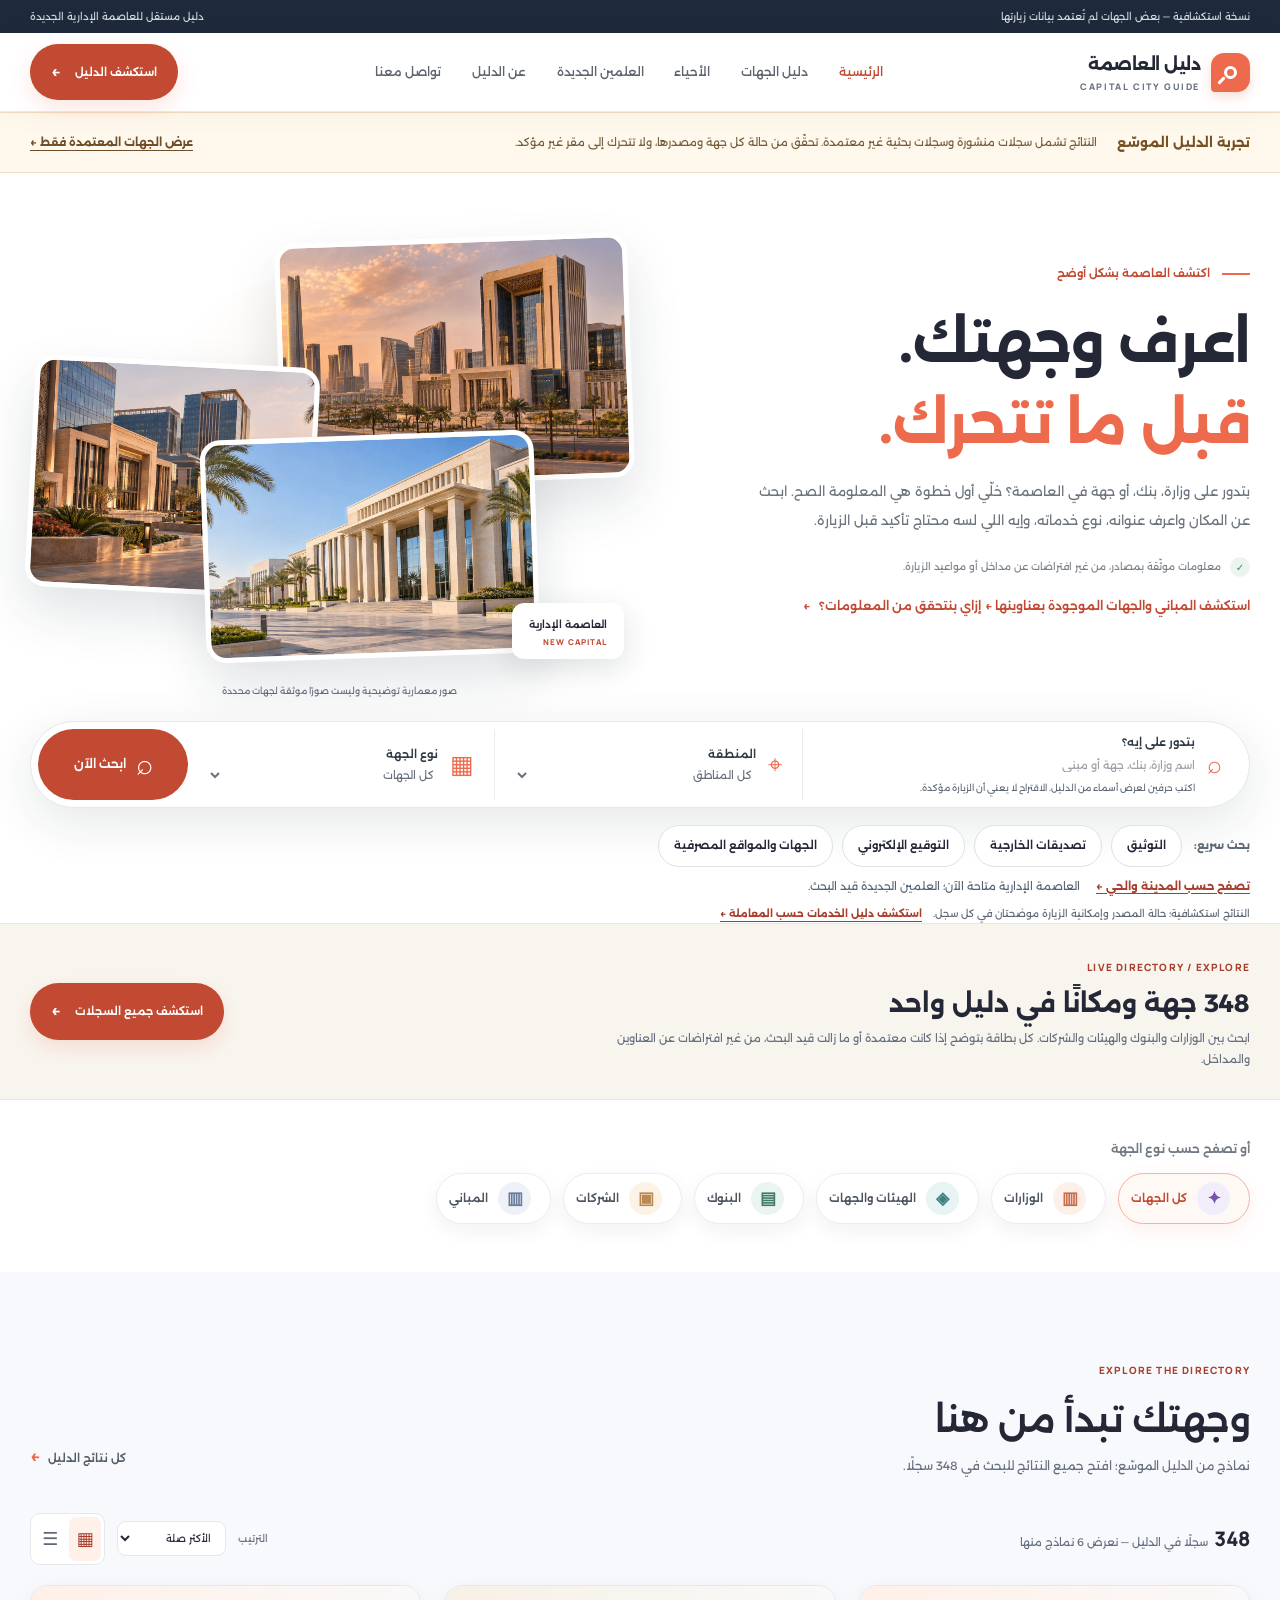
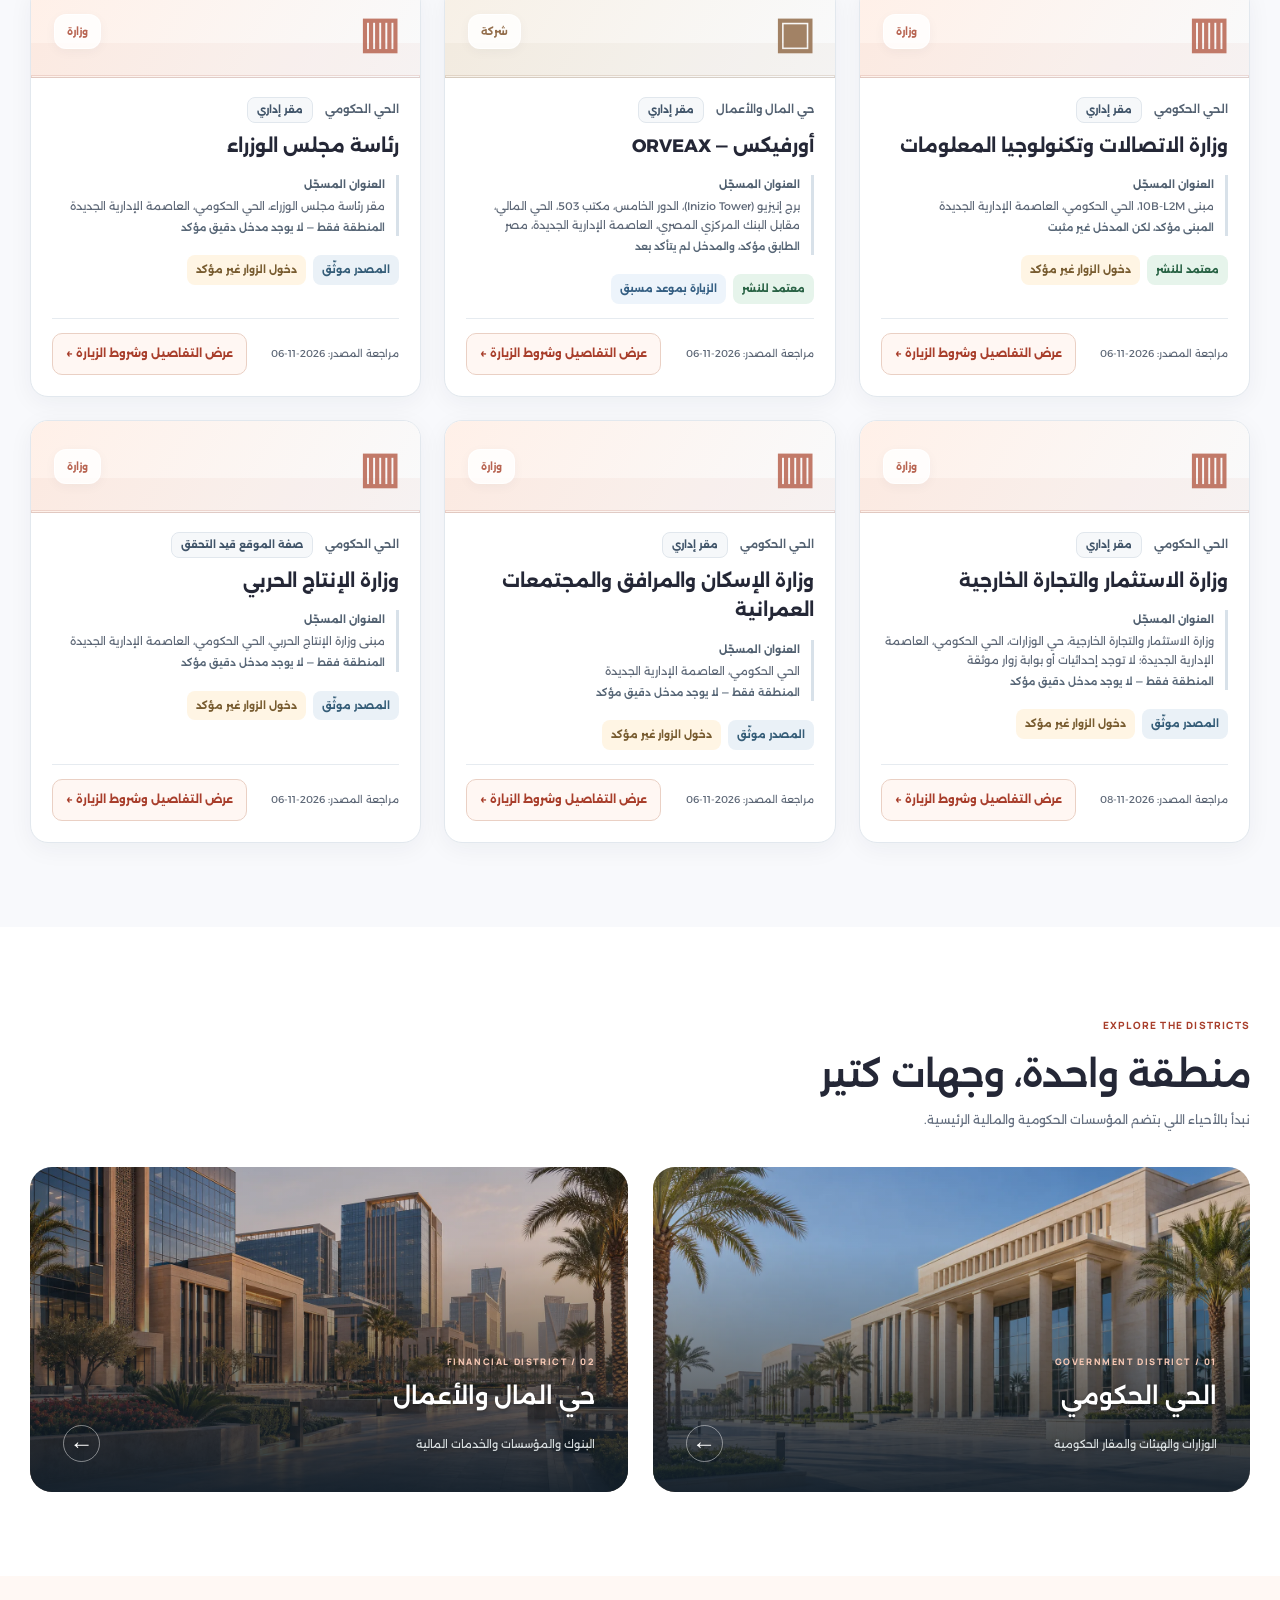
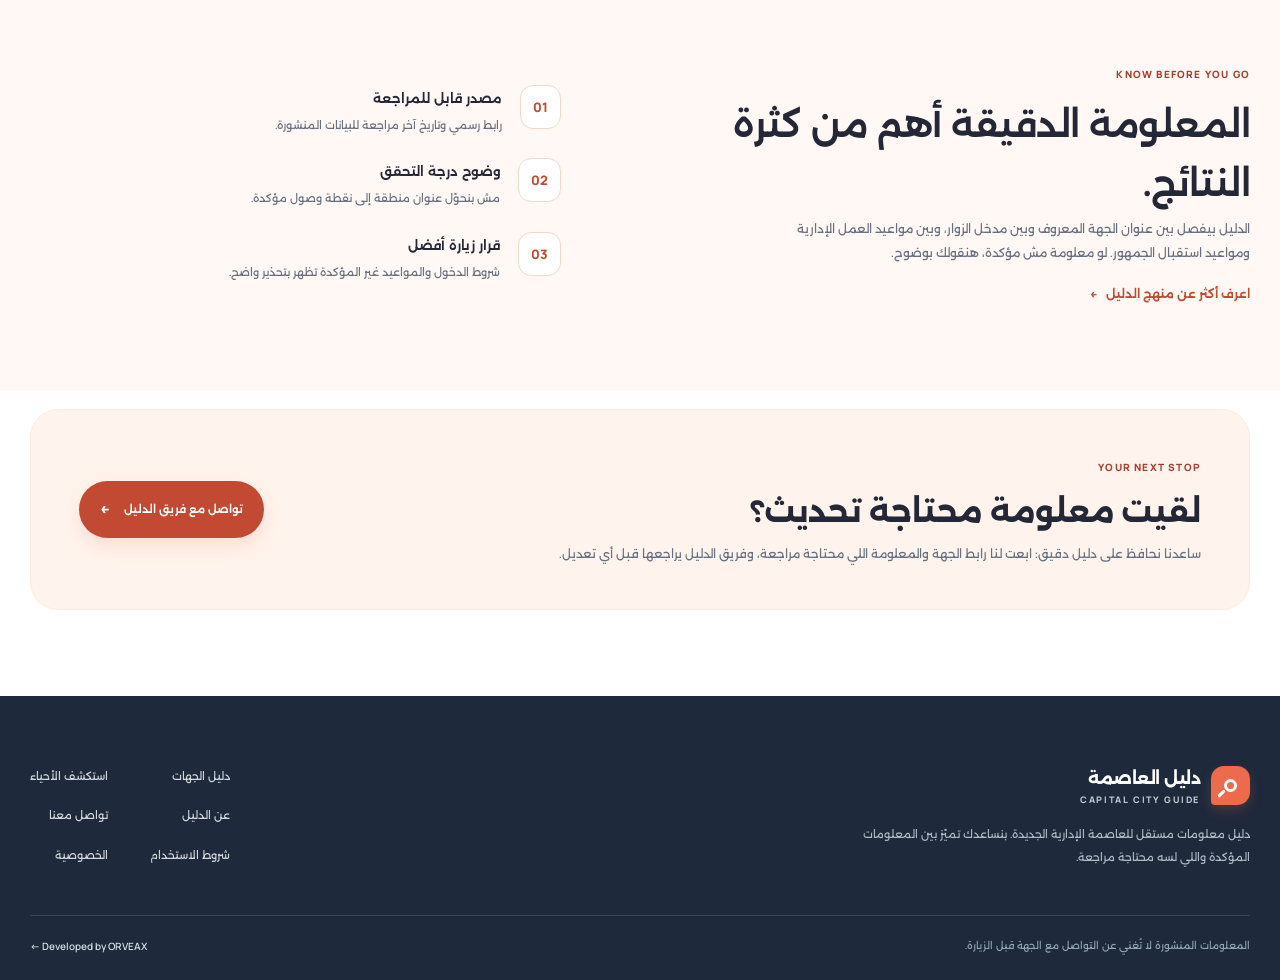
<file: index.html>
<!doctype html>
<html lang="ar" dir="rtl">
<head>
  <meta charset="utf-8">
  <meta name="viewport" content="width=device-width, initial-scale=1">
  <meta name="robots" content="noindex,nofollow">
  <meta name="theme-color" content="#ffffff">
  <meta name="description" content="دليل مستقل للجهات والبنوك والخدمات في العاصمة الإدارية الجديدة، يوضح ما تم التحقق منه وما يحتاج إلى تأكيد قبل الزيارة.">
  <title>دليل العاصمة | اكتشف المكان قبل ما تروح</title>
  <link rel="preconnect" href="https://fonts.googleapis.com">
  <link rel="preconnect" href="https://fonts.gstatic.com" crossorigin>
  <link rel="stylesheet" href="styles.css">
</head>
<body data-page="directory" data-catalog="exploration" data-home="true">
  <a class="skip-link" href="#places">تخطَّ إلى نتائج الدليل</a>
  <div class="announcement"><div class="container announcement__inner"><span><span class="status-dot"></span> دليل موسّع — درجات التحقق موضحة قبل الزيارة</span><span>دليل مستقل للعاصمة الإدارية الجديدة</span></div></div>
  <header class="site-header">
    <div class="container header__inner">
      <a class="brand" href="index.html" aria-label="دليل العاصمة — الرئيسية"><span class="brand-mark" aria-hidden="true"><span></span></span><span class="brand-copy"><strong>دليل العاصمة</strong><small>CAPITAL CITY GUIDE</small></span></a>
      <nav class="desktop-nav" aria-label="التنقل الرئيسي"><a class="active" href="index.html" aria-current="page">الرئيسية</a><a href="directory.html">دليل الجهات</a><a href="#districts">الأحياء</a><a href="alamein.html">العلمين الجديدة</a><a href="about.html">عن الدليل</a><a href="contact.html">تواصل معنا</a></nav>
      <a class="header-action" href="directory.html">استكشف الدليل <span aria-hidden="true">←</span></a>
      <details class="mobile-nav"><summary aria-label="فتح قائمة التنقل"><span></span><span></span><span></span></summary><nav aria-label="التنقل للموبايل"><a href="index.html" aria-current="page">الرئيسية</a><a href="directory.html">دليل الجهات</a><a href="index.html#districts">الأحياء</a><a href="about.html">عن الدليل</a><a href="contact.html">تواصل معنا</a></nav></details>
    </div>
  </header>

  <main>
    <section class="hero" aria-labelledby="hero-title">
      <div class="container hero__grid">
        <div class="hero__copy">
          <span class="eyebrow"><span class="eyebrow-line"></span> اكتشف العاصمة بشكل أوضح</span>
          <h1 id="hero-title">اعرف وجهتك.<br><span>قبل ما تتحرك.</span></h1>
          <p>بتدور على وزارة، بنك، أو جهة في العاصمة؟ خلّي أول خطوة هي المعلومة الصح. ابحث عن المكان واعرف عنوانه، نوع خدماته، وإيه اللي لسه محتاج تأكيد قبل الزيارة.</p>
          <div class="hero__quiet"><span class="quiet-icon" aria-hidden="true">✓</span> معلومات موثّقة بمصادر، من غير افتراضات عن مداخل أو مواعيد الزيارة.</div>
          <a class="hero__secondary-link" href="buildings.html">استكشف المباني والجهات الموجودة بعناوينها ←</a>
          <a class="hero__secondary-link" href="about.html">إزاي بنتحقق من المعلومات؟ <span aria-hidden="true">←</span></a>
        </div>
        <div class="hero__visual" aria-label="مشاهد معمارية مولّدة توضيحيًا، لا تعرض مباني بعينها في العاصمة الإدارية">
          <div class="hero-tile hero-tile--back"><img src="assets/city-skyline.webp" alt="تصور معماري توضيحي لأفق مدينة حديثة" fetchpriority="high" width="1440" height="811"></div>
          <div class="hero-tile hero-tile--middle"><img src="assets/financial-illustration.webp" alt="تصور توضيحي لمبانٍ في حي أعمال" width="1440" height="811"></div>
          <div class="hero-tile hero-tile--front"><img src="assets/civic-illustration.webp" alt="تصور توضيحي لمبانٍ إدارية حديثة" width="1440" height="811"></div>
          <span class="hero__visual-label">العاصمة الإدارية <span>NEW CAPITAL</span></span>
          <span class="hero__visual-note">صور معمارية توضيحية وليست صورًا موثقة لجهات محددة</span>
        </div>
      </div>
      <div class="container hero-search-wrap">
        <form class="search-panel" id="searchForm" role="search">
          <label class="search-field search-field--query" for="q"><span class="field-symbol" aria-hidden="true">⌕</span><span class="field-content"><span class="field-label">بتدور على إيه؟</span><input id="q" type="search" placeholder="اسم وزارة، بنك، جهة أو مبنى" autocomplete="off"></span></label>
          <label class="search-field" for="zone"><span class="field-symbol" aria-hidden="true">⌖</span><span class="field-content"><span class="field-label">المنطقة</span><select id="zone"><option value="">كل المناطق</option><option value="Government District">الحي الحكومي</option><option value="Financial District">حي المال والأعمال</option></select></span></label>
          <label class="search-field" for="kind"><span class="field-symbol" aria-hidden="true">▦</span><span class="field-content"><span class="field-label">نوع الجهة</span><select id="kind"><option value="">كل الجهات</option><option value="Government">وزارات</option><option value="Authority">هيئات وجهات</option><option value="Bank">بنوك</option><option value="Company">شركات</option><option value="Building">مبانٍ</option></select></span></label>
          <button type="submit" class="search-button"><span aria-hidden="true">⌕</span> ابحث الآن</button>
        </form>
        <nav class="task-shortcuts" aria-label="بحث سريع حسب الخدمة أو نوع الجهة">
          <span class="task-shortcuts__intro">بحث سريع:</span>
          <a href="directory.html?q=%D8%AA%D9%88%D8%AB%D9%8A%D9%82#results">التوثيق</a>
          <a href="directory.html?q=%D8%AA%D8%B5%D8%AF%D9%8A%D9%82%D8%A7%D8%AA#results">تصديقات الخارجية</a>
          <a href="directory.html?q=%D8%A7%D9%84%D8%AA%D9%88%D9%82%D9%8A%D8%B9#results">التوقيع الإلكتروني</a>
          <a href="directory.html?kind=Bank#results">الجهات والمواقع المصرفية</a>
        </nav>
        <p class="city-explore-link"><a href="districts.html">تصفح حسب المدينة والحي ←</a><span>العاصمة الإدارية متاحة الآن؛ العلمين الجديدة قيد البحث.</span></p>
        <p class="task-shortcuts__note">النتائج استكشافية؛ حالة المصدر وإمكانية الزيارة موضحتان في كل سجل. <a href="services.html" class="services-inline-link">استكشف دليل الخدمات حسب المعاملة ←</a></p>
      </div>
    </section>

    <section class="explore-entry" aria-label="تجربة الدليل الموسع"><div class="container explore-entry__inner"><div><span class="section-kicker">LIVE DIRECTORY / EXPLORE</span><h2><span id="exploreEntryCount">…</span> جهة ومكانًا في دليل واحد</h2><p>ابحث بين الوزارات والبنوك والهيئات والشركات. كل بطاقة بتوضح إذا كانت معتمدة أو ما زالت قيد البحث، من غير افتراضات عن العناوين والمداخل.</p></div><a class="header-action" href="directory.html">استكشف جميع السجلات <span aria-hidden="true">←</span></a></div></section>

    <section class="categories-section" aria-labelledby="categories-heading">
      <div class="container">
        <div class="section-kicker" id="categories-heading">أو تصفح حسب نوع الجهة</div>
        <div class="category-list" id="categoryChips" aria-label="تصفية حسب نوع الجهة">
          <button type="button" class="category-chip is-active" data-kind="" aria-pressed="true"><span class="category-icon category-icon--all" aria-hidden="true">✦</span> كل الجهات</button>
          <button type="button" class="category-chip" data-kind="Government" aria-pressed="false"><span class="category-icon category-icon--gov" aria-hidden="true">▥</span> الوزارات</button>
          <button type="button" class="category-chip" data-kind="Authority" aria-pressed="false"><span class="category-icon category-icon--authority" aria-hidden="true">◈</span> الهيئات والجهات</button>
          <button type="button" class="category-chip" data-kind="Bank" aria-pressed="false"><span class="category-icon category-icon--bank" aria-hidden="true">▤</span> البنوك</button>
          <button type="button" class="category-chip" data-kind="Company" aria-pressed="false"><span class="category-icon category-icon--company" aria-hidden="true">▣</span> الشركات</button>
          <button type="button" class="category-chip" data-kind="Building" aria-pressed="false"><span class="category-icon category-icon--building" aria-hidden="true">▥</span> المباني</button>
        </div>
      </div>
    </section>

    <section class="section listings-section" id="places" aria-labelledby="places-heading">
      <div class="container">
        <div class="section-head"><div><span class="section-kicker">EXPLORE THE DIRECTORY</span><h2 id="places-heading">وجهتك تبدأ من هنا</h2><p>نماذج من الدليل الموسّع؛ افتح جميع النتائج للبحث في <span id="sampleDirectoryCount">…</span> سجلًا.</p></div><a class="text-link" href="directory.html">كل نتائج الدليل <span aria-hidden="true">←</span></a></div>
        <div class="results-toolbar"><div class="results-summary"><strong id="count" aria-live="polite">—</strong> <span id="resultsDescription">سجلًا في الدليل — نعرض نماذج منها</span></div><div class="toolbar-actions"><label for="sort">الترتيب</label><select id="sort" aria-label="ترتيب النتائج"><option value="relevance">الأكثر صلة</option><option value="name">الاسم</option><option value="recent">الأحدث مراجعة</option></select><div class="view-toggle" role="group" aria-label="طريقة عرض النتائج"><button type="button" class="view-button is-active" data-view="grid" aria-label="عرض شبكي" aria-pressed="true">▦</button><button type="button" class="view-button" data-view="list" aria-label="عرض قائمة" aria-pressed="false">☰</button></div></div></div>
        <div id="cards" class="place-grid" aria-live="polite"><div class="empty-state"><div class="empty-state__icon" aria-hidden="true">⌕</div><h3>جاري تحميل الدليل…</h3></div></div>
      </div>
    </section>

    <section class="section districts-section" id="districts" aria-labelledby="districts-heading">
      <div class="container"><div class="section-head"><div><span class="section-kicker">EXPLORE THE DISTRICTS</span><h2 id="districts-heading">منطقة واحدة، وجهات كتير</h2><p>نبدأ بالأحياء اللي بتضم المؤسسات الحكومية والمالية الرئيسية.</p></div></div>
        <div class="district-grid">
          <a class="district-card district-card--government" href="#places" data-zone-link="Government District"><img src="assets/civic-illustration.webp" alt="" loading="lazy" width="1440" height="811"><span class="district-card__body"><small>01 / GOVERNMENT DISTRICT</small><strong>الحي الحكومي</strong><span>الوزارات والهيئات والمقار الحكومية <b aria-hidden="true">←</b></span></span></a>
          <a class="district-card district-card--financial" href="#places" data-zone-link="Financial District"><img src="assets/financial-illustration.webp" alt="" loading="lazy" width="1440" height="811"><span class="district-card__body"><small>02 / FINANCIAL DISTRICT</small><strong>حي المال والأعمال</strong><span>البنوك والمؤسسات والخدمات المالية <b aria-hidden="true">←</b></span></span></a>
        </div>
      </div>
    </section>

    <section class="section trust-section" id="trust" aria-labelledby="trust-heading"><div class="container trust-grid"><div><span class="section-kicker">KNOW BEFORE YOU GO</span><h2 id="trust-heading">المعلومة الدقيقة أهم من كثرة النتائج.</h2><p>الدليل بيفصل بين عنوان الجهة المعروف وبين مدخل الزوار، وبين مواعيد العمل الإدارية ومواعيد استقبال الجمهور. لو معلومة مش مؤكدة، هنقولك بوضوح.</p><a class="inline-arrow" href="about.html">اعرف أكثر عن منهج الدليل <span aria-hidden="true">←</span></a></div><div class="trust-points"><div><span>01</span><div><strong>مصدر قابل للمراجعة</strong><p>رابط رسمي وتاريخ آخر مراجعة للبيانات المنشورة.</p></div></div><div><span>02</span><div><strong>وضوح درجة التحقق</strong><p>مش بنحوّل عنوان منطقة إلى نقطة وصول مؤكدة.</p></div></div><div><span>03</span><div><strong>قرار زيارة أفضل</strong><p>شروط الدخول والمواعيد غير المؤكدة تظهر بتحذير واضح.</p></div></div></div></div></section>
    <section class="closing-section"><div class="container closing-panel"><div><span class="section-kicker">YOUR NEXT STOP</span><h2>لقيت معلومة محتاجة تحديث؟</h2><p>ساعدنا نحافظ على دليل دقيق: ابعت لنا رابط الجهة والمعلومة اللي محتاجة مراجعة، وفريق الدليل يراجعها قبل أي تعديل.</p></div><a class="header-action" href="contact.html">تواصل مع فريق الدليل <span aria-hidden="true">←</span></a></div></section>
  </main>
  <footer class="footer"><div class="container footer__inner"><div><a class="brand brand--footer" href="index.html"><span class="brand-mark" aria-hidden="true"><span></span></span><span class="brand-copy"><strong>دليل العاصمة</strong><small>CAPITAL CITY GUIDE</small></span></a><p>دليل معلومات مستقل للعاصمة الإدارية الجديدة. بنساعدك تميّز بين المعلومات المؤكدة واللي لسه محتاجة مراجعة.</p></div><div class="footer__links"><a href="directory.html">دليل الجهات</a><a href="index.html#districts">استكشف الأحياء</a><a href="about.html">عن الدليل</a><a href="contact.html">تواصل معنا</a><a href="terms.html">شروط الاستخدام</a><a href="privacy.html">الخصوصية</a></div></div><div class="container footer__bottom"><span>المعلومات المنشورة لا تُغني عن التواصل مع الجهة قبل الزيارة.</span><a href="https://orveax.com/ar/" target="_blank" rel="noopener noreferrer">Developed by ORVEAX ←</a></div></footer>
  <script type="module" src="scripts/app.mjs"></script>
</body>
</html>
</file>
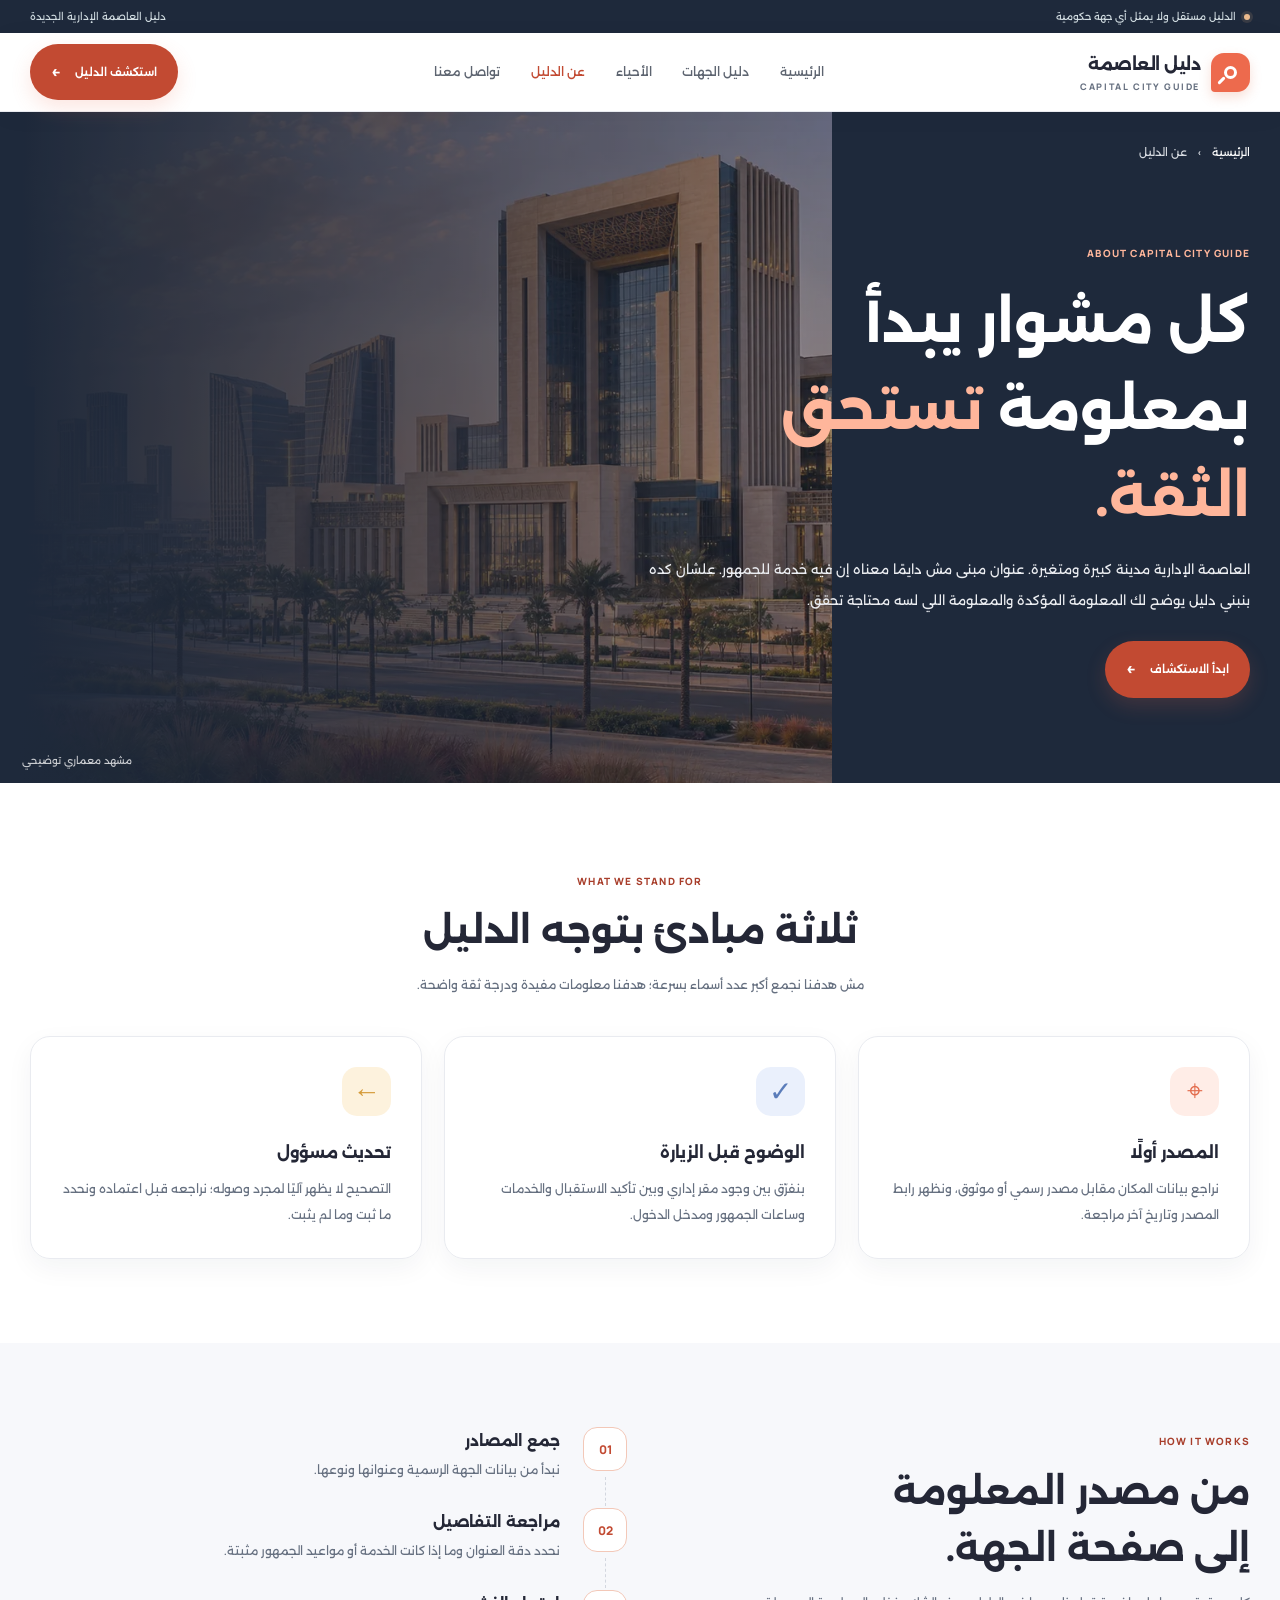
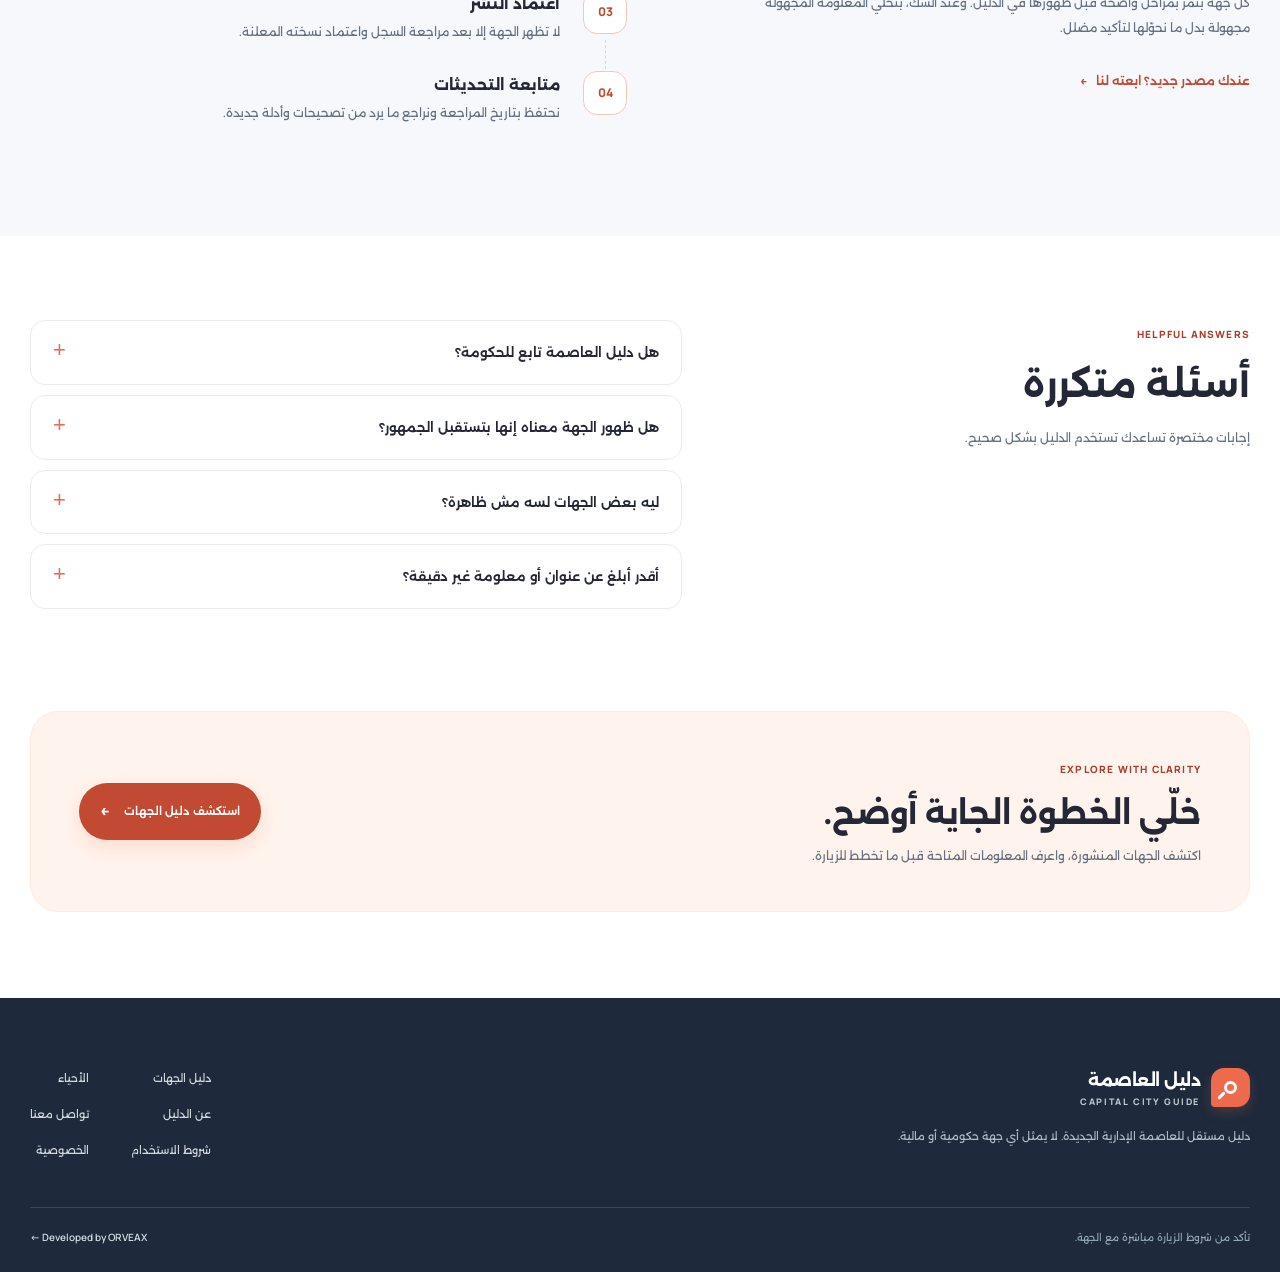
<file: about.html>
<!doctype html>
<html lang="ar" dir="rtl">
<head><meta charset="utf-8"><meta name="viewport" content="width=device-width, initial-scale=1"><meta name="robots" content="noindex,nofollow"><meta name="theme-color" content="#ffffff"><meta name="description" content="تعرف على دليل العاصمة، وطريقة التحقق من الجهات والأماكن قبل نشرها، وحدود المعلومات المتاحة للزائر."><title>عن دليل العاصمة | من نحن وكيف نتحقق</title><link rel="stylesheet" href="styles.css"></head>
<body data-page="about">
  <a class="skip-link" href="#main">تخطَّ إلى المحتوى</a>
  <div class="announcement"><div class="container announcement__inner"><span><span class="status-dot"></span> الدليل مستقل ولا يمثل أي جهة حكومية</span><span>دليل العاصمة الإدارية الجديدة</span></div></div>
  <header class="site-header"><div class="container header__inner"><a class="brand" href="index.html"><span class="brand-mark" aria-hidden="true"><span></span></span><span class="brand-copy"><strong>دليل العاصمة</strong><small>CAPITAL CITY GUIDE</small></span></a><nav class="desktop-nav" aria-label="التنقل الرئيسي"><a href="index.html">الرئيسية</a><a href="directory.html">دليل الجهات</a><a href="index.html#districts">الأحياء</a><a class="active" aria-current="page" href="about.html">عن الدليل</a><a href="contact.html">تواصل معنا</a></nav><a class="header-action" href="directory.html">استكشف الدليل <span aria-hidden="true">←</span></a><details class="mobile-nav"><summary aria-label="فتح قائمة التنقل"><span></span><span></span><span></span></summary><nav aria-label="التنقل للموبايل"><a href="index.html">الرئيسية</a><a href="directory.html">دليل الجهات</a><a href="index.html#districts">الأحياء</a><a href="about.html" aria-current="page">عن الدليل</a><a href="contact.html">تواصل معنا</a></nav></details></div></header>
  <main id="main">
    <section class="story-hero"><div class="container"><nav class="breadcrumbs" aria-label="مسار التصفح"><a href="index.html">الرئيسية</a><span aria-hidden="true">›</span><span>عن الدليل</span></nav><div class="story-hero__copy"><span class="section-kicker">ABOUT CAPITAL CITY GUIDE</span><h1>كل مشوار يبدأ<br>بمعلومة <em>تستحق الثقة.</em></h1><p>العاصمة الإدارية مدينة كبيرة ومتغيرة. عنوان مبنى مش دايمًا معناه إن فيه خدمة للجمهور. علشان كده بنبني دليل يوضح لك المعلومة المؤكدة والمعلومة اللي لسه محتاجة تحقق.</p><a class="header-action" href="directory.html">ابدأ الاستكشاف <span aria-hidden="true">←</span></a></div></div><div class="story-hero__image"><img src="assets/city-skyline.webp" alt="مشهد معماري تصوري لمدينة حديثة، وليس توثيقًا لمبنى محدد"><span>مشهد معماري توضيحي</span></div></section>
    <section class="section values-section"><div class="container"><div class="center-heading"><span class="section-kicker">WHAT WE STAND FOR</span><h2>ثلاثة مبادئ بتوجه الدليل</h2><p>مش هدفنا نجمع أكبر عدد أسماء بسرعة؛ هدفنا معلومات مفيدة ودرجة ثقة واضحة.</p></div><div class="values-grid"><article class="value-card"><span class="value-icon value-icon--coral">⌖</span><h3>المصدر أولًا</h3><p>نراجع بيانات المكان مقابل مصدر رسمي أو موثوق، ونظهر رابط المصدر وتاريخ آخر مراجعة.</p></article><article class="value-card"><span class="value-icon value-icon--blue">✓</span><h3>الوضوح قبل الزيارة</h3><p>بنفرّق بين وجود مقر إداري وبين تأكيد الاستقبال والخدمات وساعات الجمهور ومدخل الدخول.</p></article><article class="value-card"><span class="value-icon value-icon--sand">←</span><h3>تحديث مسؤول</h3><p>التصحيح لا يظهر آليًا لمجرد وصوله؛ نراجعه قبل اعتماده ونحدد ما ثبت وما لم يثبت.</p></article></div></div></section>
    <section class="section process-section"><div class="container process-layout"><div><span class="section-kicker">HOW IT WORKS</span><h2>من مصدر المعلومة<br>إلى صفحة الجهة.</h2><p>كل جهة بتمر بمراحل واضحة قبل ظهورها في الدليل. وعند الشك، بنخلي المعلومة المجهولة مجهولة بدل ما نحوّلها لتأكيد مضلل.</p><a href="contact.html" class="inline-arrow">عندك مصدر جديد؟ ابعته لنا <span aria-hidden="true">←</span></a></div><ol class="process-list"><li><span>01</span><div><h3>جمع المصادر</h3><p>نبدأ من بيانات الجهة الرسمية وعنوانها ونوعها.</p></div></li><li><span>02</span><div><h3>مراجعة التفاصيل</h3><p>نحدد دقة العنوان وما إذا كانت الخدمة أو مواعيد الجمهور مثبتة.</p></div></li><li><span>03</span><div><h3>اعتماد النشر</h3><p>لا تظهر الجهة إلا بعد مراجعة السجل واعتماد نسخته المعلنة.</p></div></li><li><span>04</span><div><h3>متابعة التحديثات</h3><p>نحتفظ بتاريخ المراجعة ونراجع ما يرد من تصحيحات وأدلة جديدة.</p></div></li></ol></div></section>
    <section class="section faq-section"><div class="container faq-layout"><div><span class="section-kicker">HELPFUL ANSWERS</span><h2>أسئلة متكررة</h2><p>إجابات مختصرة تساعدك تستخدم الدليل بشكل صحيح.</p></div><div class="faq-list"><details><summary>هل دليل العاصمة تابع للحكومة؟</summary><p>لا. هو مشروع معلوماتي مستقل، وليس منصة رسمية لأي وزارة أو بنك أو جهة حكومية.</p></details><details><summary>هل ظهور الجهة معناه إنها بتستقبل الجمهور؟</summary><p>لا. وجود مقر أو عنوان رسمي لا يؤكد استقبال الجمهور. صفحة كل جهة توضح حالة معلومات الزيارة، وما يحتاج إلى اتصال قبل التحرك.</p></details><details><summary>ليه بعض الجهات لسه مش ظاهرة؟</summary><p>لأننا بننشر الجهات المعتمدة فقط. ممكن تكون بيانات جهة تحت البحث أو محتاجة اتصال مباشر أو استكمال تفاصيل.</p></details><details><summary>أقدر أبلغ عن عنوان أو معلومة غير دقيقة؟</summary><p>أكيد. ابعت رابط الجهة والمعلومة والمصدر المتاح عبر صفحة التواصل. هنراجعها قبل تحديث السجل.</p></details></div></div></section>
    <section class="closing-section"><div class="container closing-panel"><div><span class="section-kicker">EXPLORE WITH CLARITY</span><h2>خلّي الخطوة الجاية أوضح.</h2><p>اكتشف الجهات المنشورة، واعرف المعلومات المتاحة قبل ما تخطط للزيارة.</p></div><a class="header-action" href="directory.html">استكشف دليل الجهات <span aria-hidden="true">←</span></a></div></section>
  </main>
  <footer class="footer"><div class="container footer__inner"><div><a class="brand brand--footer" href="index.html"><span class="brand-mark" aria-hidden="true"><span></span></span><span class="brand-copy"><strong>دليل العاصمة</strong><small>CAPITAL CITY GUIDE</small></span></a><p>دليل مستقل للعاصمة الإدارية الجديدة. لا يمثل أي جهة حكومية أو مالية.</p></div><div class="footer__links"><a href="directory.html">دليل الجهات</a><a href="index.html#districts">الأحياء</a><a href="about.html">عن الدليل</a><a href="contact.html">تواصل معنا</a><a href="terms.html">شروط الاستخدام</a><a href="privacy.html">الخصوصية</a></div></div><div class="container footer__bottom"><span>تأكد من شروط الزيارة مباشرة مع الجهة.</span><a href="https://orveax.com/ar/" target="_blank" rel="noopener noreferrer">Developed by ORVEAX ←</a></div></footer>
</body></html>
</file>
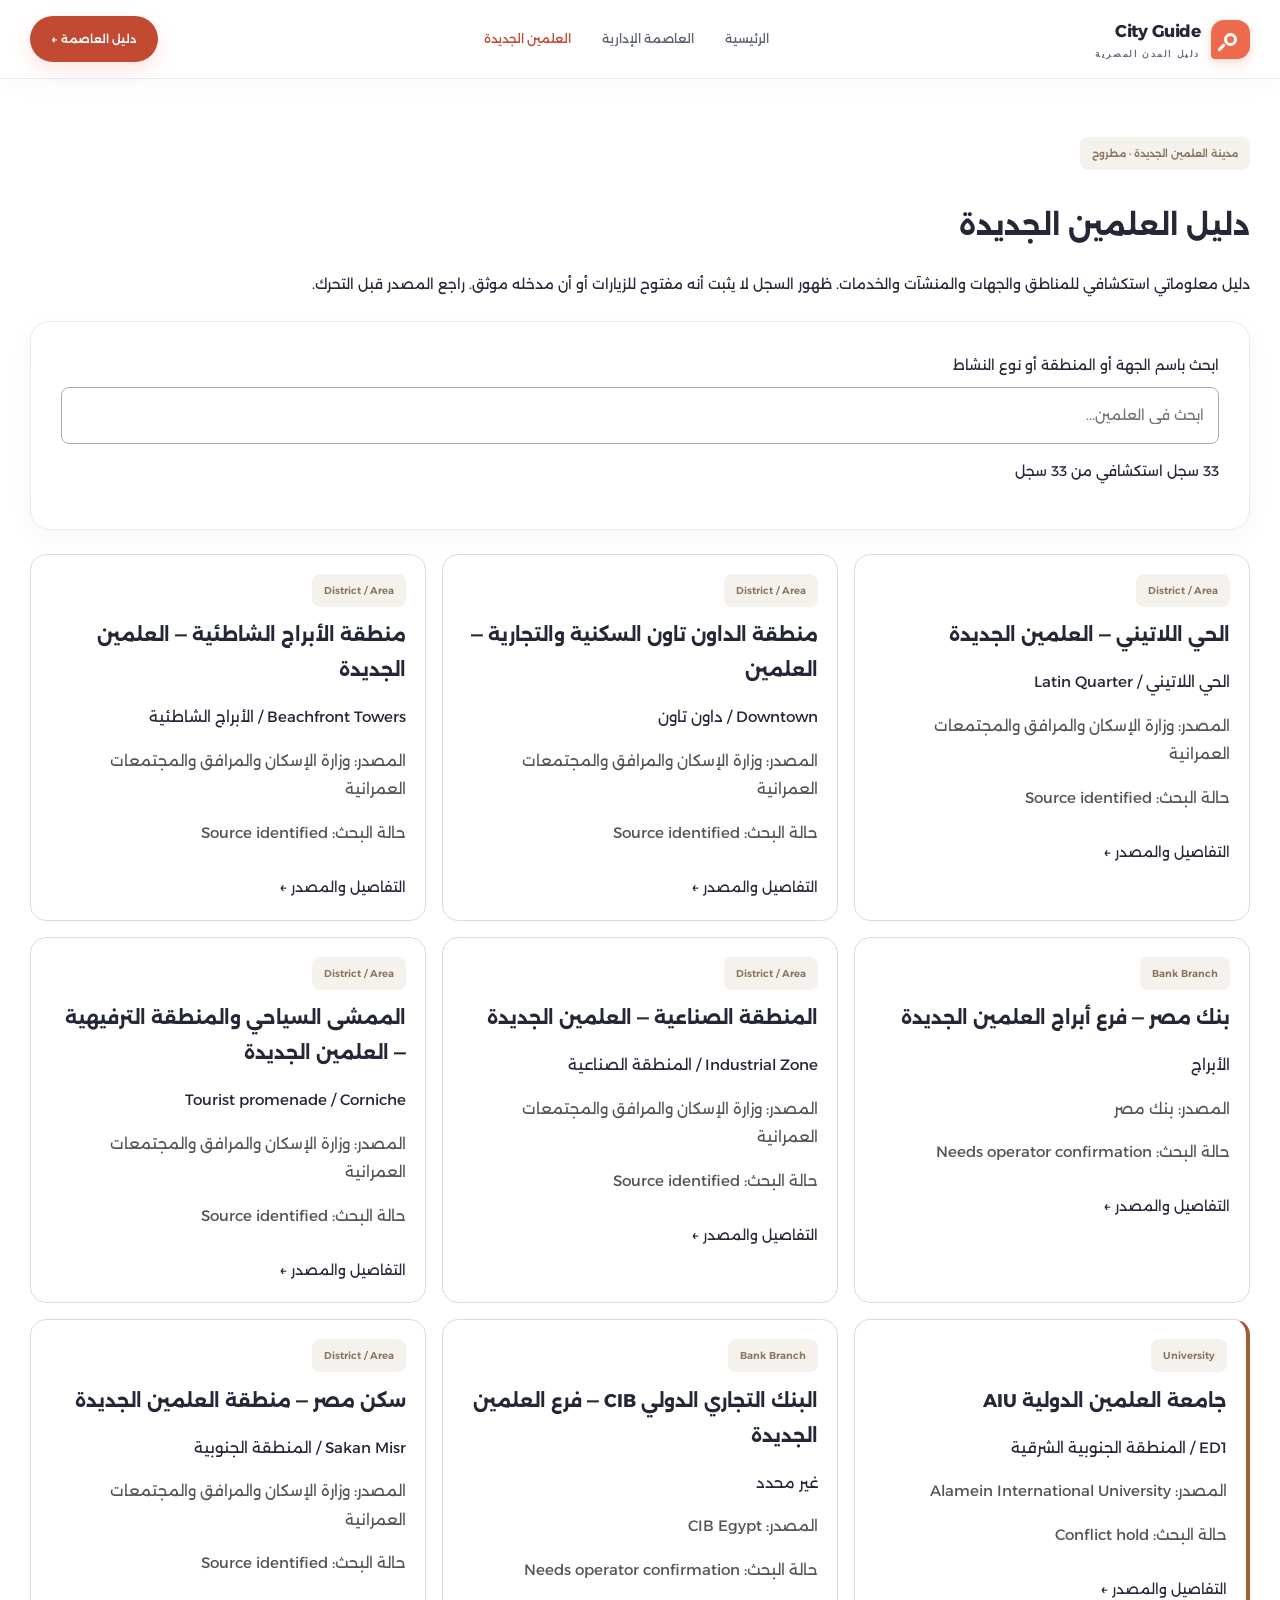
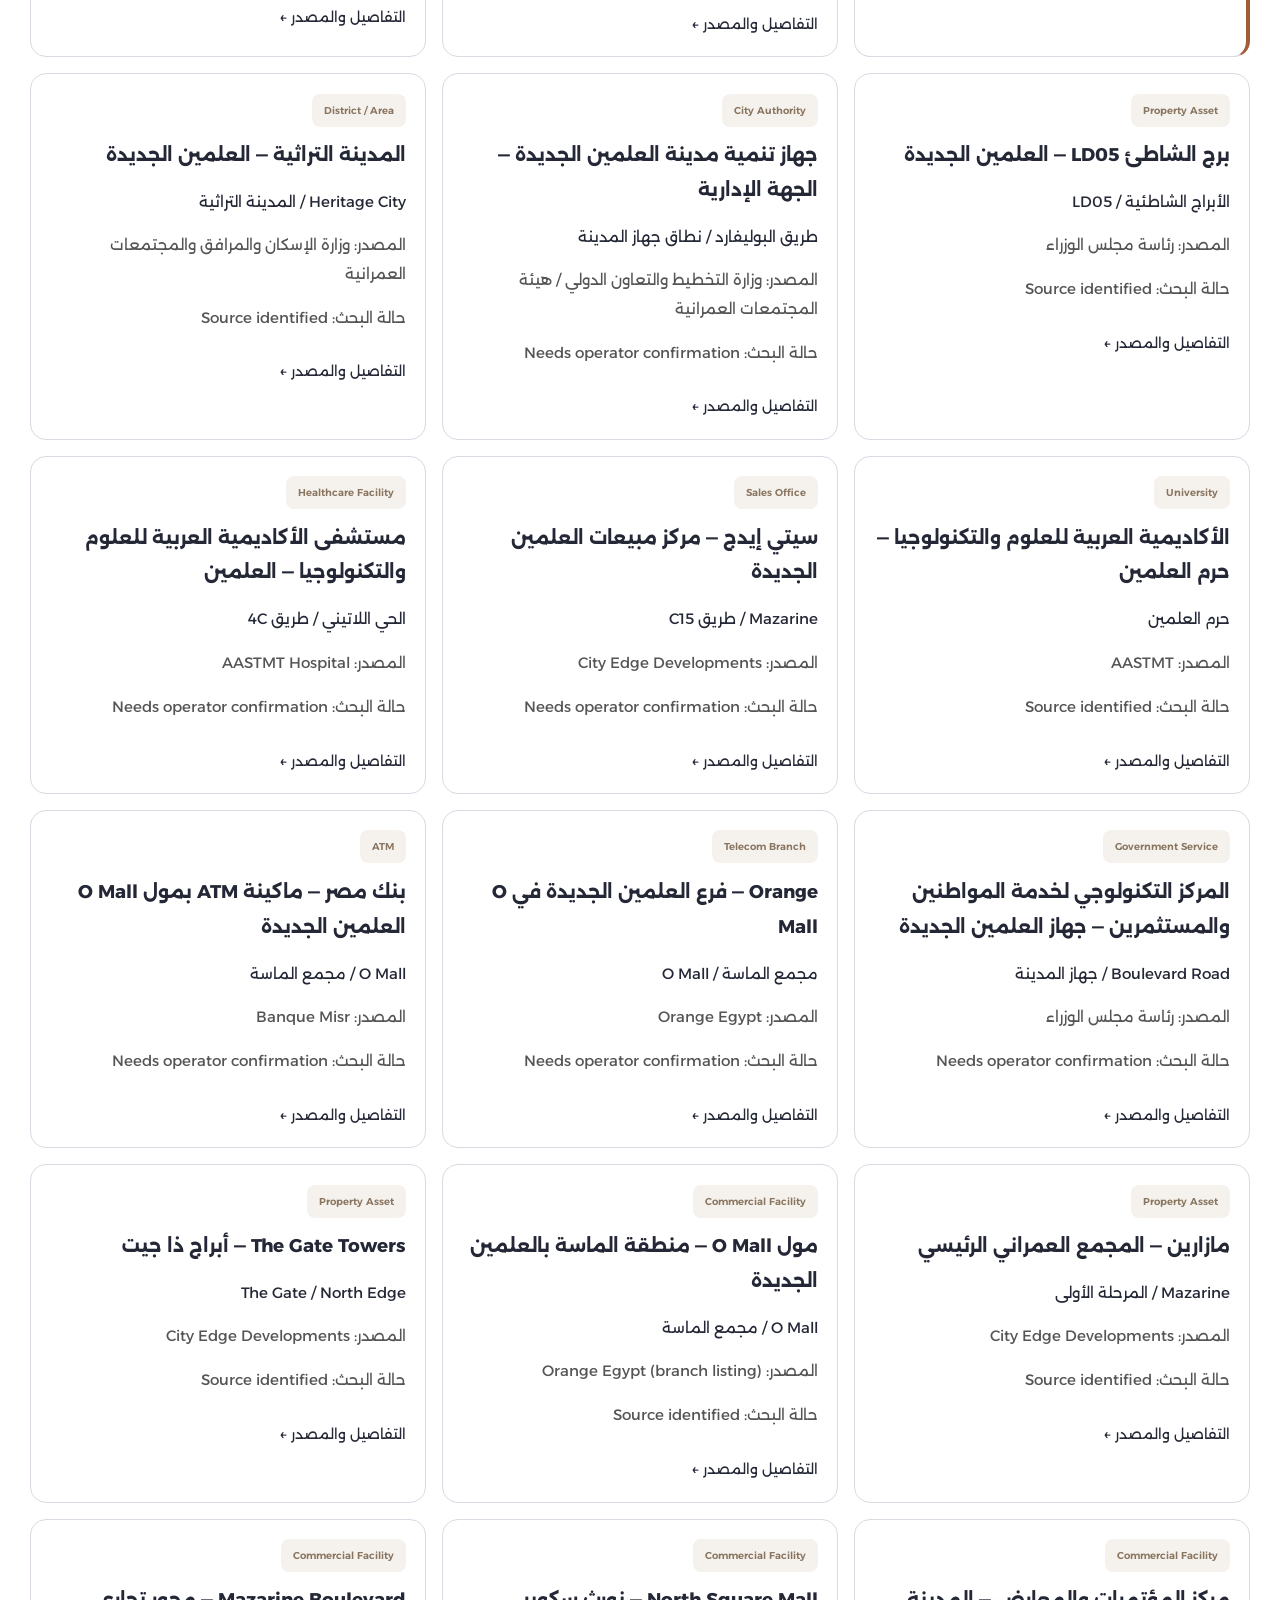
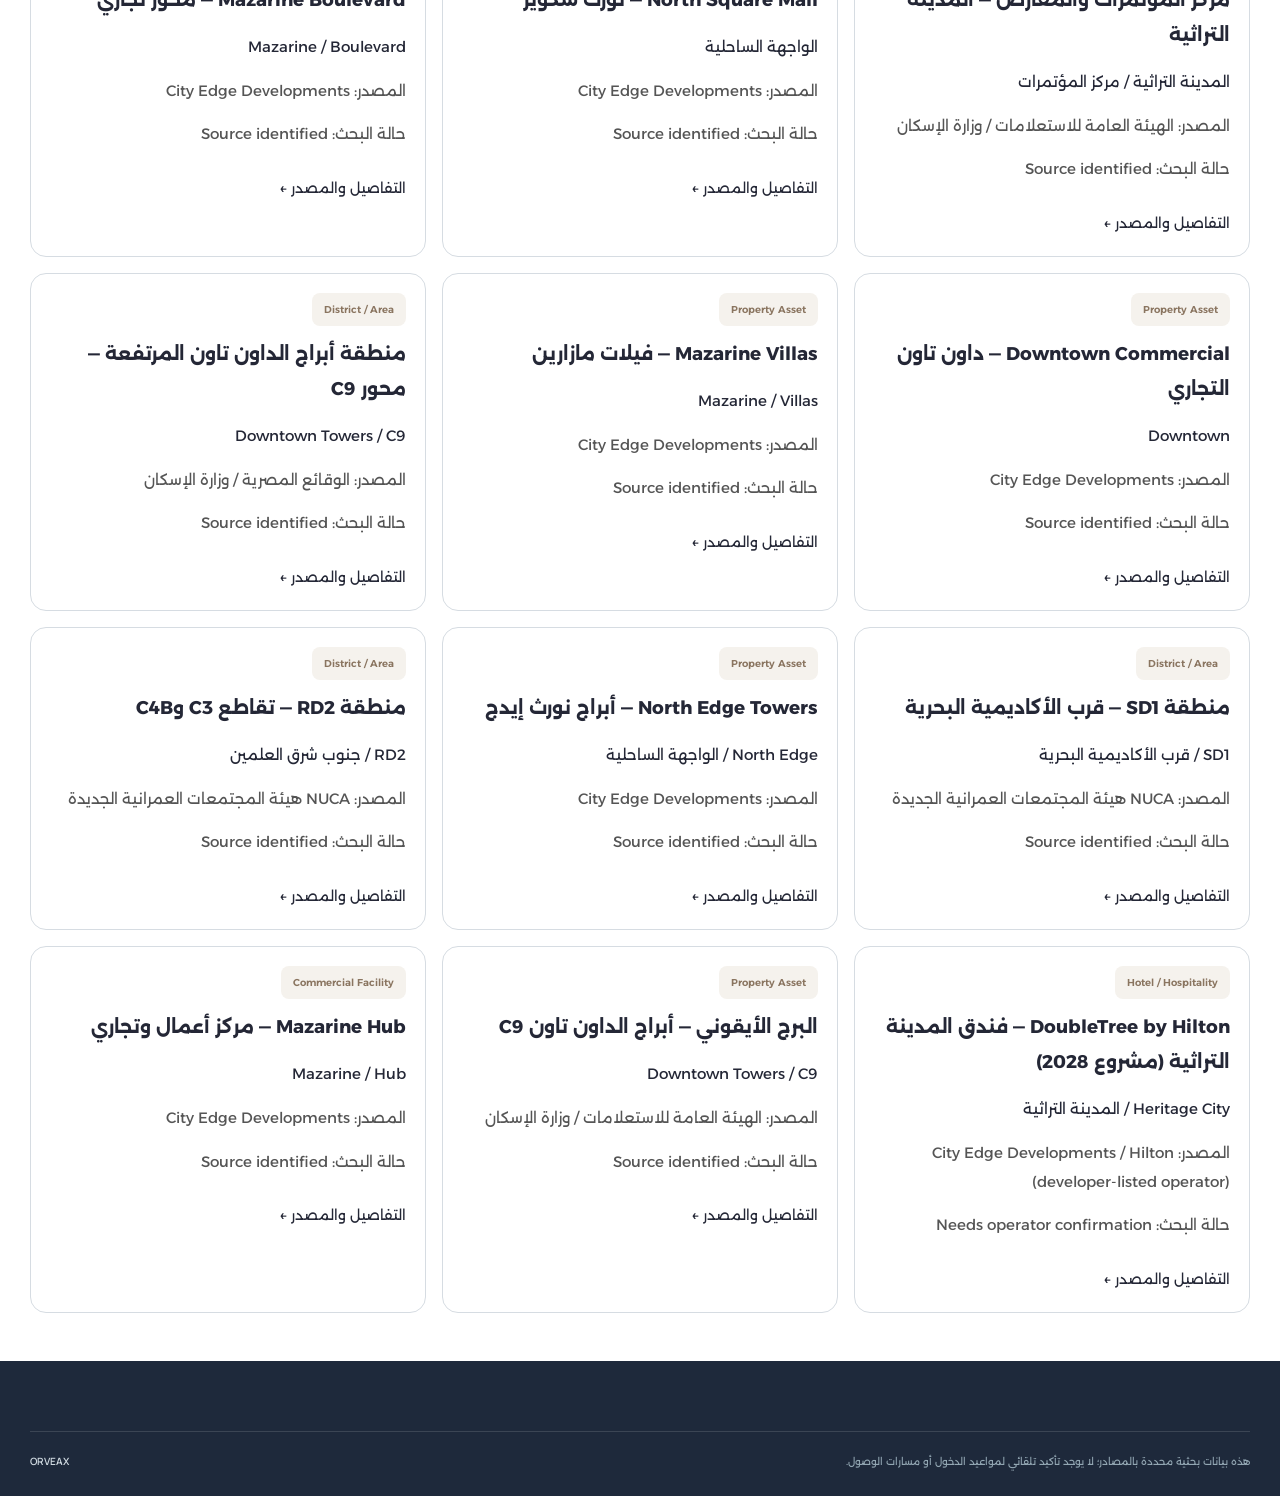
<file: alamein.html>
<!doctype html>
<html lang="ar" dir="rtl"><head><meta charset="utf-8"><meta name="viewport" content="width=device-width, initial-scale=1"><meta name="robots" content="noindex,nofollow"><meta name="theme-color" content="#ffffff"><title>دليل العلمين الجديدة | City Guide</title><link rel="stylesheet" href="styles.css"></head>
<body><a class="skip-link" href="#main">انتقل إلى المحتوى</a><header class="site-header"><div class="container header__inner"><a class="brand" href="index.html"><span class="brand-mark" aria-hidden="true"><span></span></span><span class="brand-copy"><strong>City Guide</strong><small>دليل المدن المصرية</small></span></a><nav class="desktop-nav" aria-label="القائمة"><a href="index.html">الرئيسية</a><a href="directory.html">العاصمة الإدارية</a><a class="active" href="alamein.html">العلمين الجديدة</a></nav><a class="header-action" href="directory.html">دليل العاصمة ←</a><details class="mobile-nav"><summary aria-label="فتح قائمة التنقل"><span></span><span></span><span></span></summary><nav aria-label="التنقل للموبايل"><a href="index.html">الرئيسية</a><a href="directory.html">العاصمة الإدارية</a><a href="alamein.html" aria-current="page">العلمين الجديدة</a><a href="about.html">عن الدليل</a><a href="contact.html">تواصل معنا</a></nav></details></div></header>
<main id="main" class="container" style="padding-block:3rem"><p class="soft-badge">مدينة العلمين الجديدة · مطروح</p><h1 id="alameinPageTitle">دليل العلمين الجديدة</h1><p>دليل معلوماتي استكشافي للمناطق والجهات والمنشآت والخدمات. ظهور السجل لا يثبت أنه مفتوح للزيارات أو أن مدخله موثق. راجع المصدر قبل التحرك.</p>
<div class="content-card" style="margin-block:1.5rem"><label for="alameinSearch">ابحث باسم الجهة أو المنطقة أو نوع النشاط</label><input id="alameinSearch" type="search" placeholder="ابحث في العلمين..." style="display:block;width:100%;padding:.9rem;margin-top:.5rem;border:1px solid #aaa;border-radius:.5rem"><p id="alameinCount" role="status">جاري تحميل السجلات…</p></div>
<div id="alameinResults" class="alamein-grid" aria-live="polite"></div>
<section id="alameinDetail" class="content-card" hidden style="margin-block:1.5rem"><a href="alamein.html">← رجوع إلى دليل العلمين</a><h2 id="alameinTitle"></h2><p id="alameinNotice"></p><dl id="alameinFields" class="fact-list"></dl><div id="alameinSource"></div></section>
</main><footer class="footer"><div class="container footer__bottom">هذه بيانات بحثية محددة بالمصادر؛ لا يوجد تأكيد تلقائي لمواعيد الدخول أو مسارات الوصول. <a href="https://orveax.com/ar/">ORVEAX</a></div></footer>
<style>.alamein-grid{display:grid;grid-template-columns:repeat(auto-fit,minmax(min(100%,310px),1fr));gap:1rem}.alamein-entry{background:var(--surface,#fff);border:1px solid #d6dce2;border-radius:1rem;padding:1.2rem}.alamein-entry h2{font-size:1.15rem;margin:.7rem 0}.alamein-entry p{font-size:.94rem}.alamein-entry a{display:inline-block;margin-top:.7rem}.alamein-state{font-size:.82rem;color:#555}.alamein-entry--hold{border-inline-start:4px solid #a45a36}#alameinFields>div{padding-block:.65rem;border-bottom:1px solid #e1e5e8}#alameinFields dt{font-weight:700}#alameinFields dd{margin:.25rem 0;overflow-wrap:anywhere}</style>
<script type="module" src="scripts/alamein.mjs"></script>
</body></html>
</file>
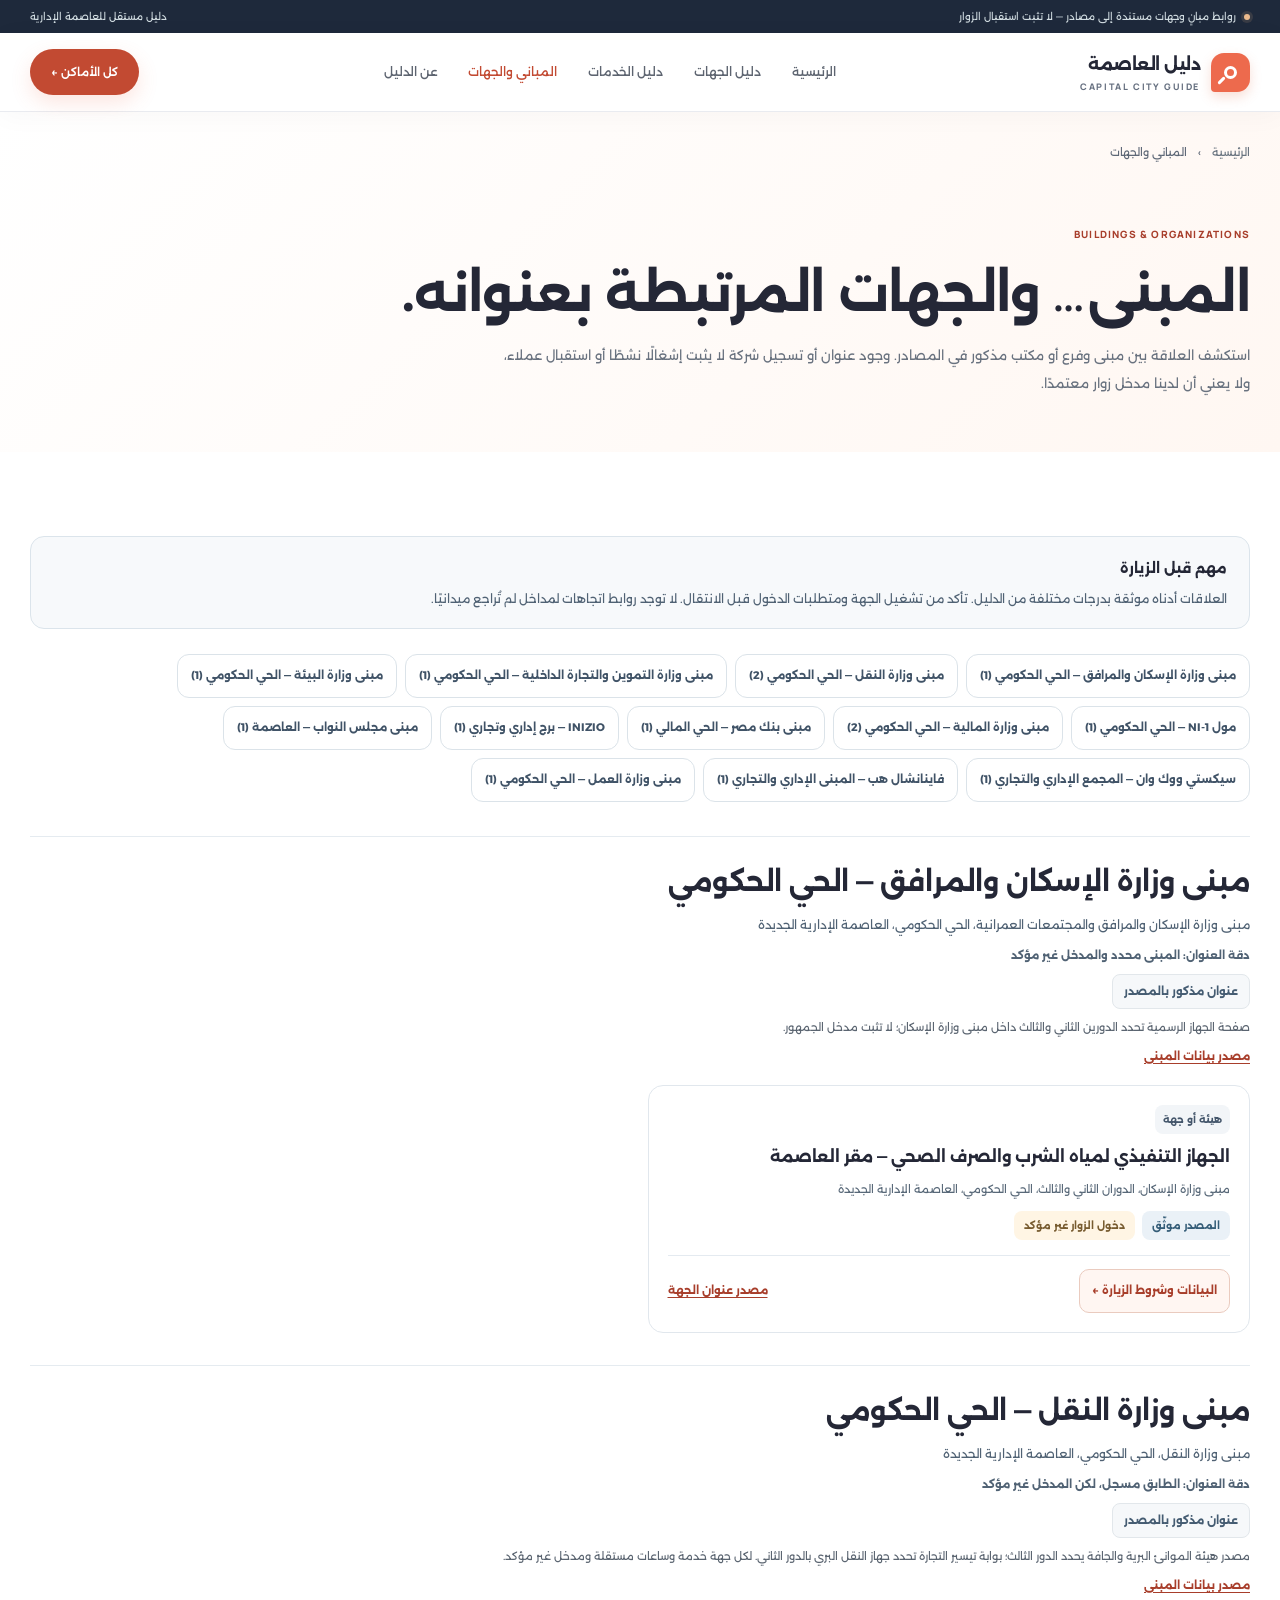
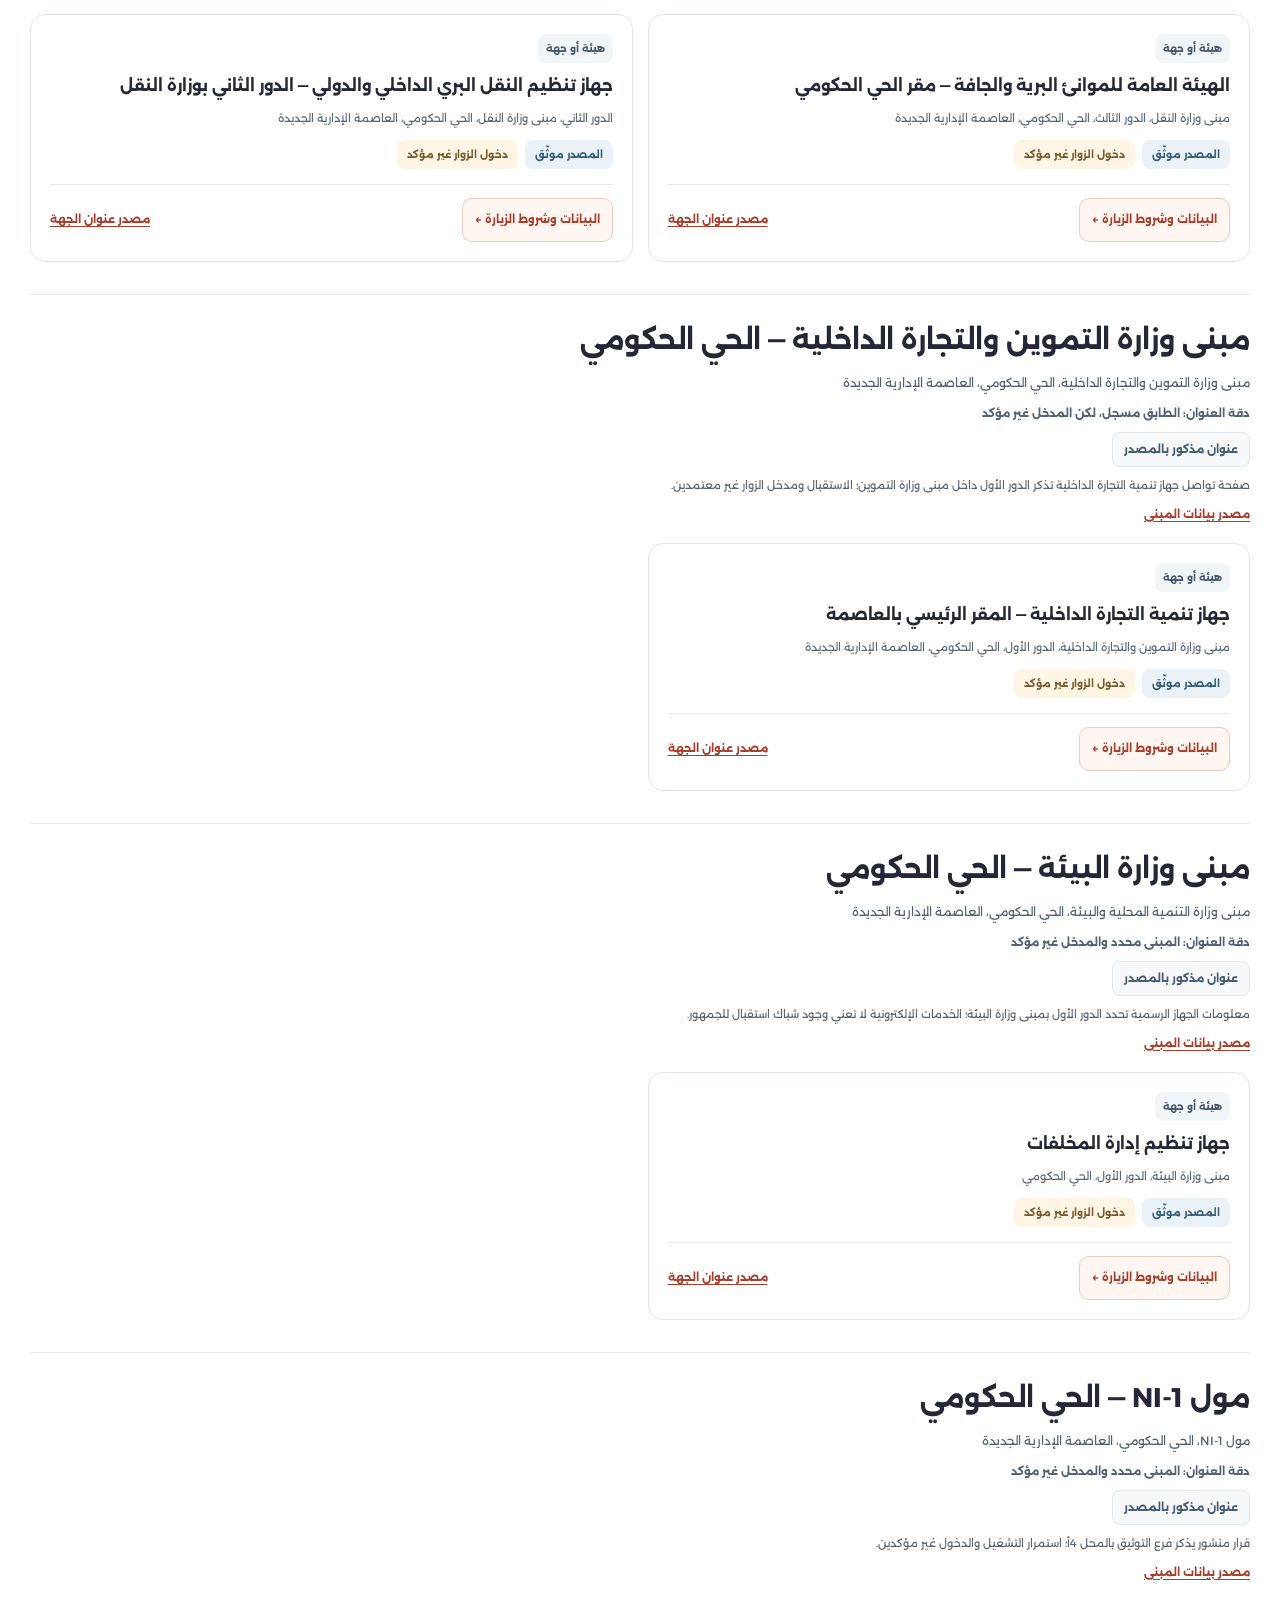
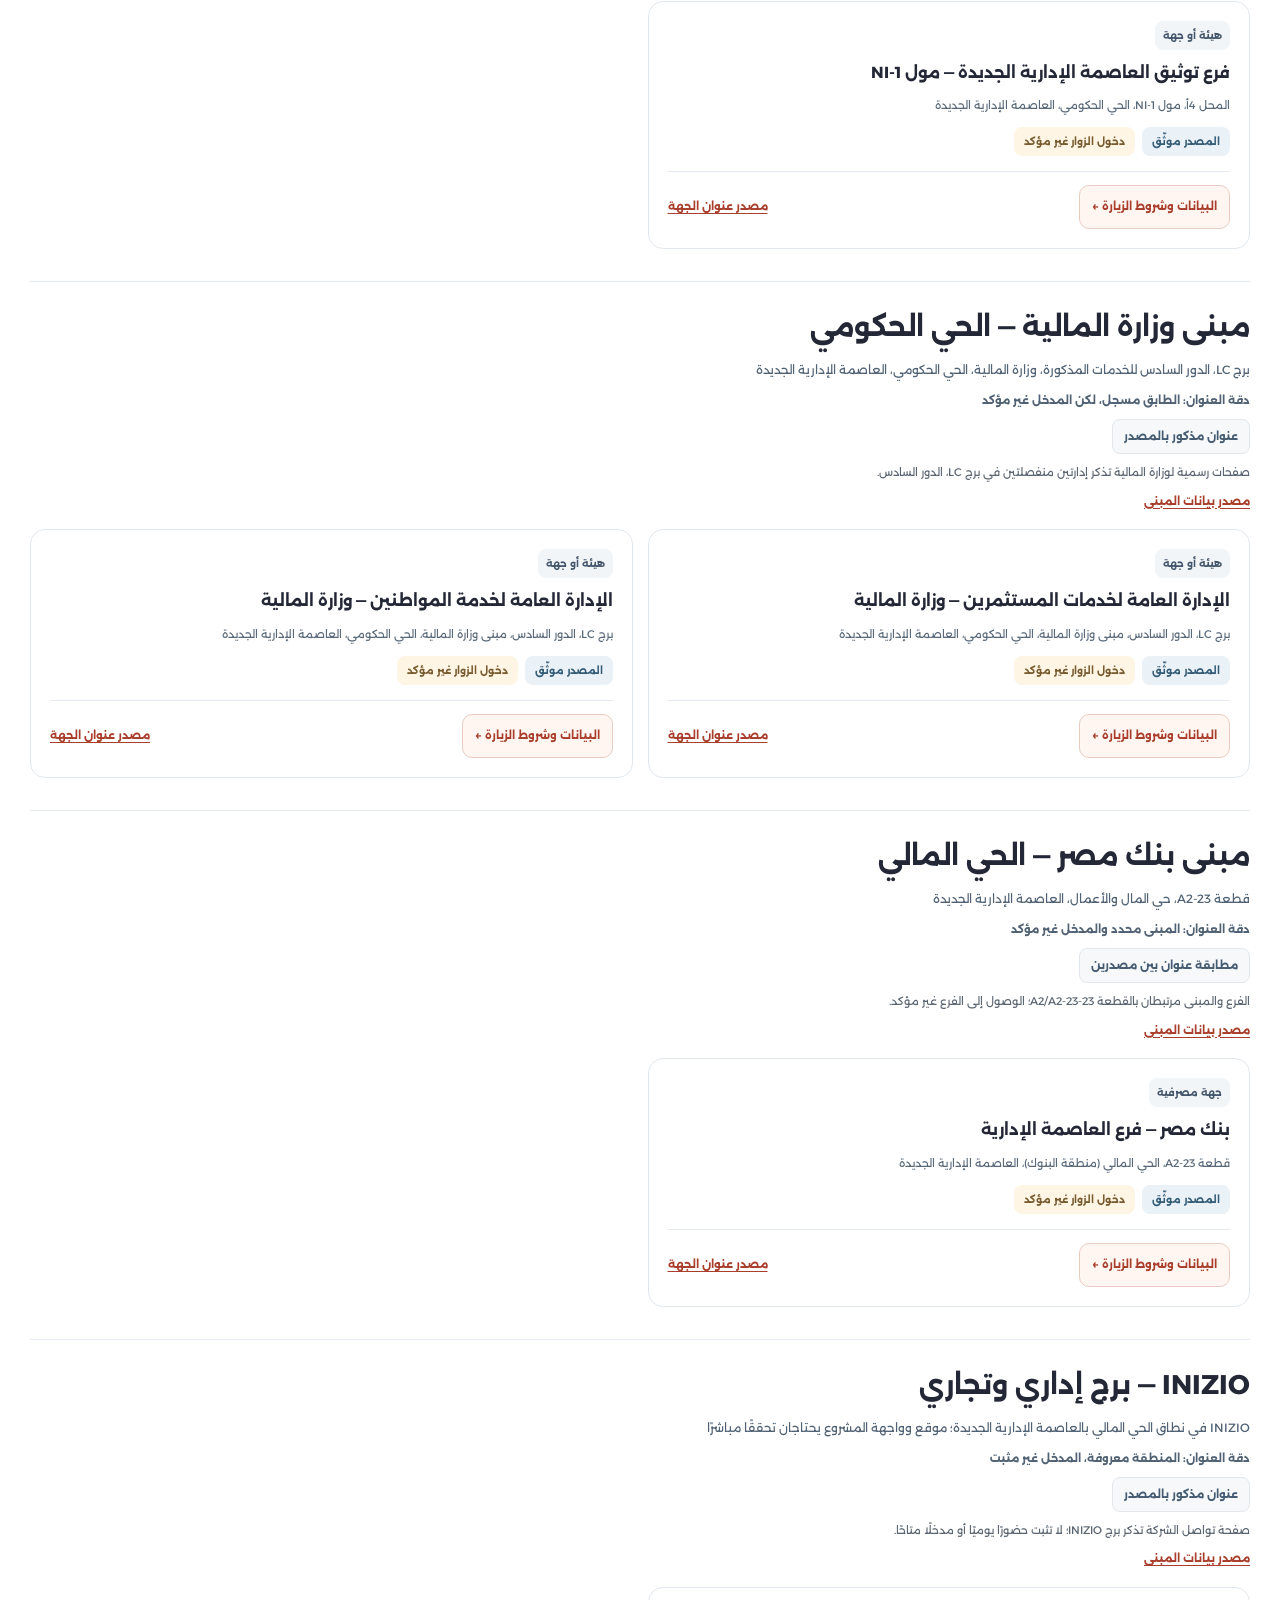
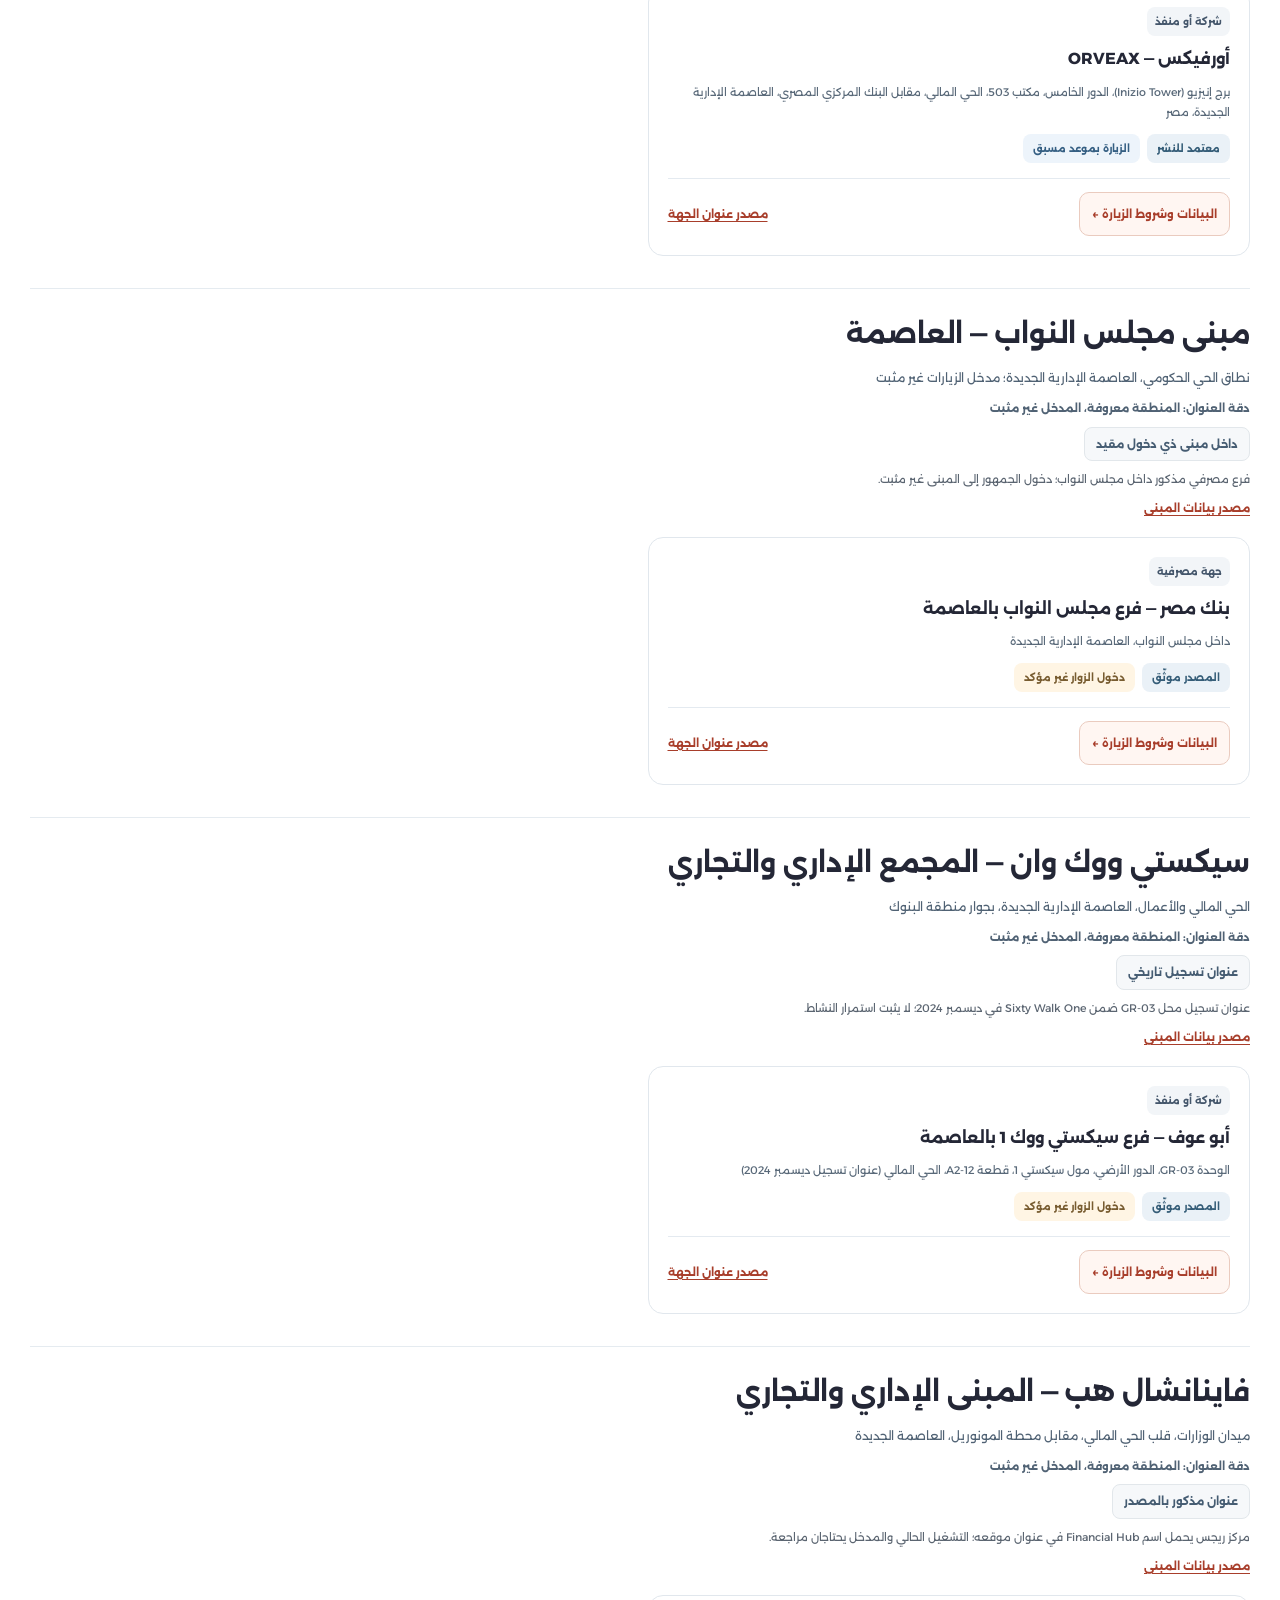
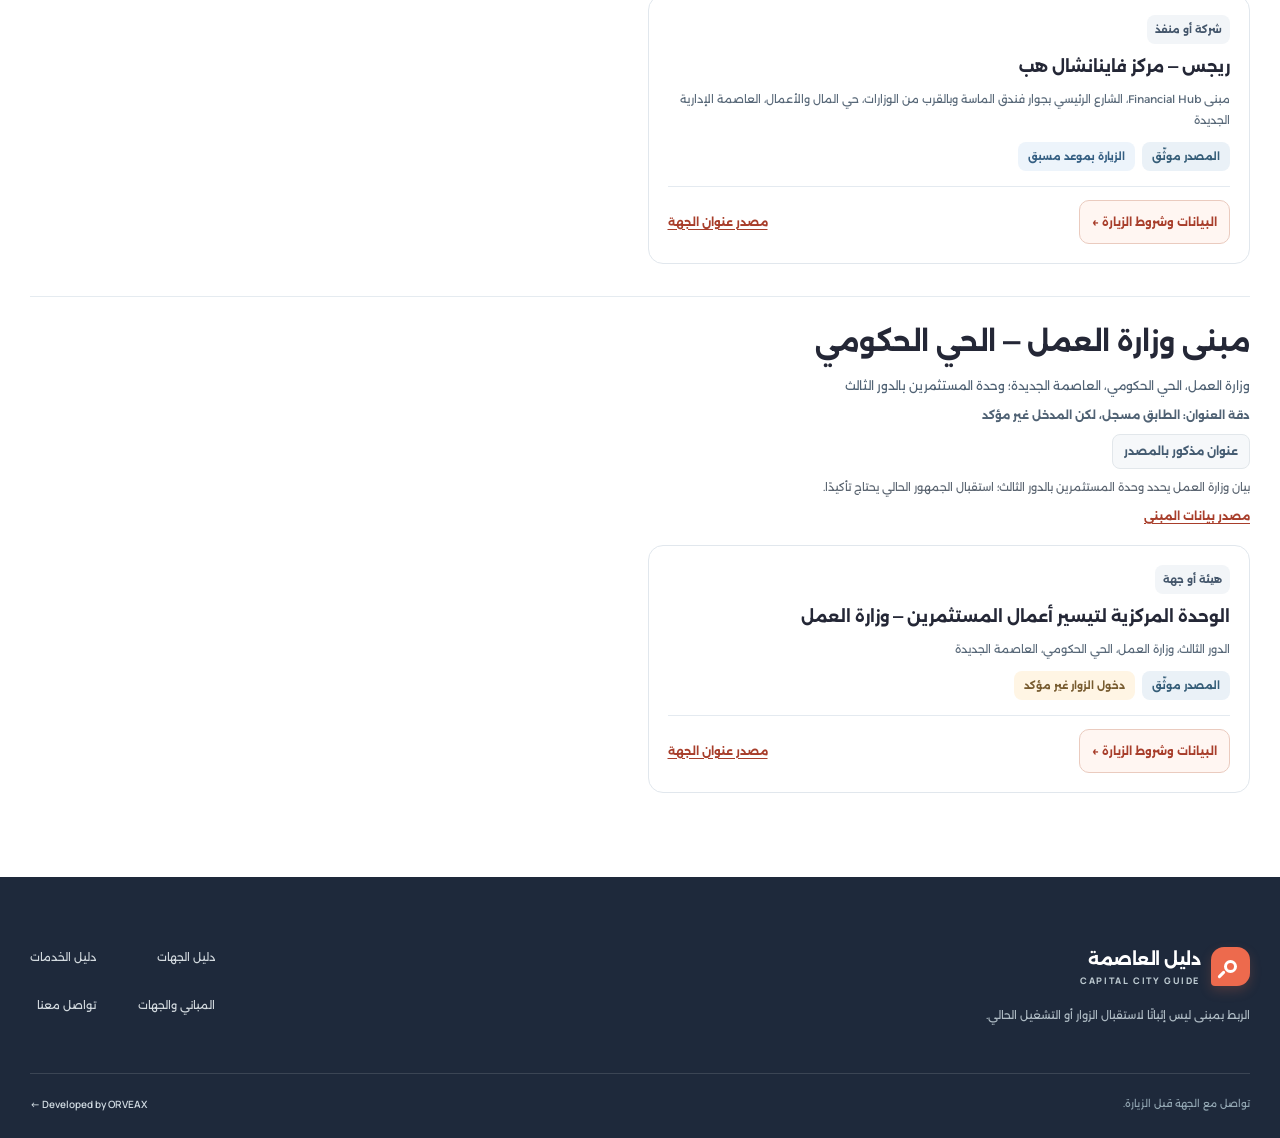
<file: buildings.html>
<!doctype html>
<html lang="ar" dir="rtl">
<head>
<meta charset="utf-8"><meta name="viewport" content="width=device-width, initial-scale=1">
<meta name="robots" content="noindex,nofollow"><meta name="theme-color" content="#ffffff">
<meta name="description" content="اكتشف المباني والجهات المرتبطة بها في العاصمة الإدارية مع التفريق بين العنوان المثبت والتشغيل الفعلي.">
<title>دليل المباني والجهات | دليل العاصمة</title><link rel="stylesheet" href="styles.css">
</head>
<body data-page="buildings" data-catalog="exploration">
<a class="skip-link" href="#buildingResults">تخطَّ إلى المباني</a>
<div class="announcement"><div class="container announcement__inner"><span><span class="status-dot"></span> روابط مبانٍ وجهات مستندة إلى مصادر — لا تثبت استقبال الزوار</span><span>دليل مستقل للعاصمة الإدارية</span></div></div>
<header class="site-header"><div class="container header__inner">
<a class="brand" href="index.html"><span class="brand-mark" aria-hidden="true"><span></span></span><span class="brand-copy"><strong>دليل العاصمة</strong><small>CAPITAL CITY GUIDE</small></span></a>
<nav class="desktop-nav" aria-label="التنقل الرئيسي"><a href="index.html">الرئيسية</a><a href="directory.html">دليل الجهات</a><a href="services.html">دليل الخدمات</a><a class="active" href="buildings.html" aria-current="page">المباني والجهات</a><a href="about.html">عن الدليل</a></nav>
<a class="header-action" href="directory.html">كل الأماكن ←</a>
<details class="mobile-nav"><summary aria-label="فتح قائمة التنقل"><span></span><span></span><span></span></summary><nav aria-label="التنقل للموبايل"><a href="index.html">الرئيسية</a><a href="directory.html">دليل الجهات</a><a href="services.html">دليل الخدمات</a><a href="buildings.html" aria-current="page">المباني والجهات</a><a href="about.html">عن الدليل</a></nav></details>
</div></header>
<main id="buildingResults" class="buildings-page"><section class="page-intro"><div class="container">
<nav class="breadcrumbs" aria-label="مسار التصفح"><a href="index.html">الرئيسية</a><span aria-hidden="true">›</span><span>المباني والجهات</span></nav>
<span class="section-kicker">BUILDINGS & ORGANIZATIONS</span><h1>المبنى… والجهات المرتبطة بعنوانه.</h1>
<p>استكشف العلاقة بين مبنى وفرع أو مكتب مذكور في المصادر. وجود عنوان أو تسجيل شركة لا يثبت إشغالًا نشطًا أو استقبال عملاء، ولا يعني أن لدينا مدخل زوار معتمدًا.</p>
</div></section>
<section class="section"><div class="container">
<div class="building-notice" role="note"><strong>مهم قبل الزيارة</strong><p>العلاقات أدناه موثقة بدرجات مختلفة من الدليل. تأكد من تشغيل الجهة ومتطلبات الدخول قبل الانتقال. لا توجد روابط اتجاهات لمداخل لم تُراجع ميدانيًا.</p></div>
<nav id="buildingJump" class="building-jump-list" aria-label="الانتقال إلى المباني"></nav>
<div id="buildingGroups" class="building-groups" aria-live="polite"><p>جاري تحميل علاقات المباني…</p></div>
</div></section></main>
<footer class="footer"><div class="container footer__inner"><div><a class="brand brand--footer" href="index.html"><span class="brand-mark" aria-hidden="true"><span></span></span><span class="brand-copy"><strong>دليل العاصمة</strong><small>CAPITAL CITY GUIDE</small></span></a><p>الربط بمبنى ليس إثباتًا لاستقبال الزوار أو التشغيل الحالي.</p></div><div class="footer__links"><a href="directory.html">دليل الجهات</a><a href="services.html">دليل الخدمات</a><a href="buildings.html">المباني والجهات</a><a href="contact.html">تواصل معنا</a></div></div><div class="container footer__bottom"><span>تواصل مع الجهة قبل الزيارة.</span><a href="https://orveax.com/ar/" target="_blank" rel="noopener noreferrer">Developed by ORVEAX ←</a></div></footer>
<script type="module" src="scripts/buildings-page.mjs"></script>
</body></html>
</file>
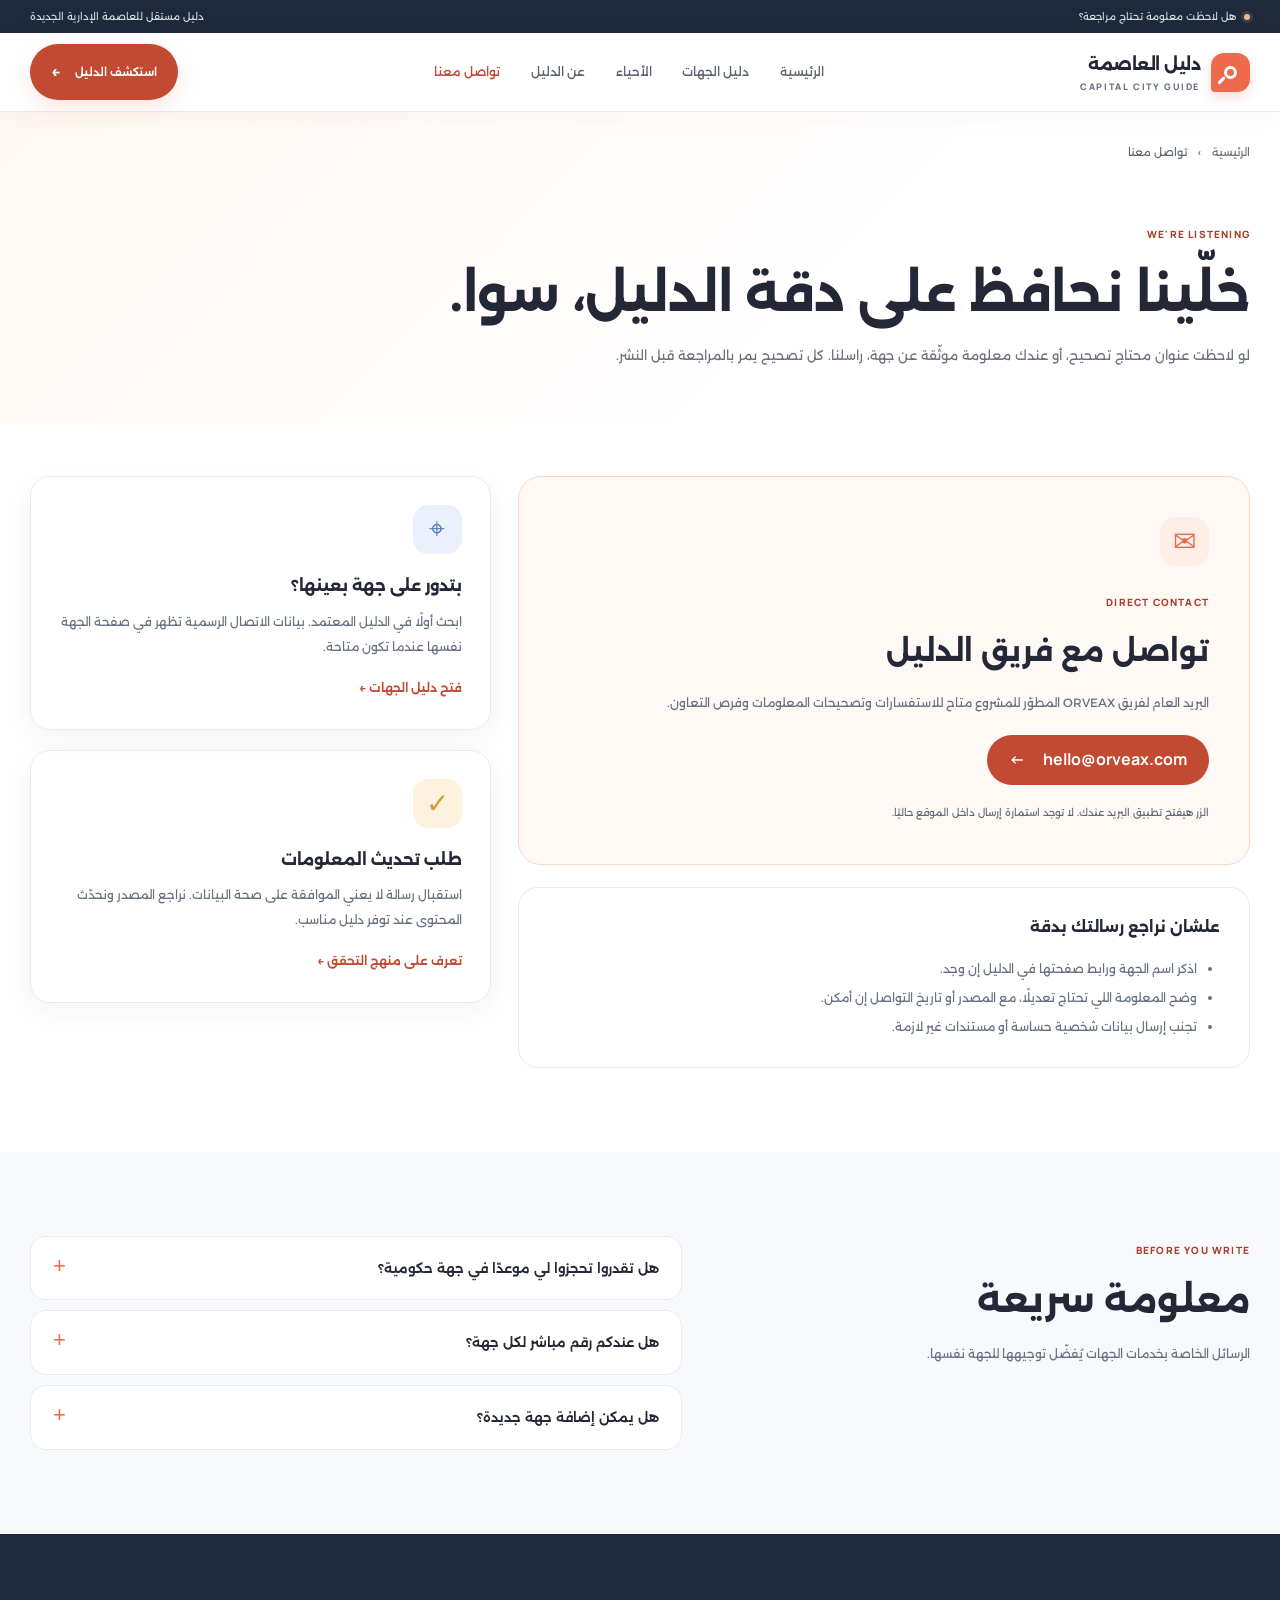
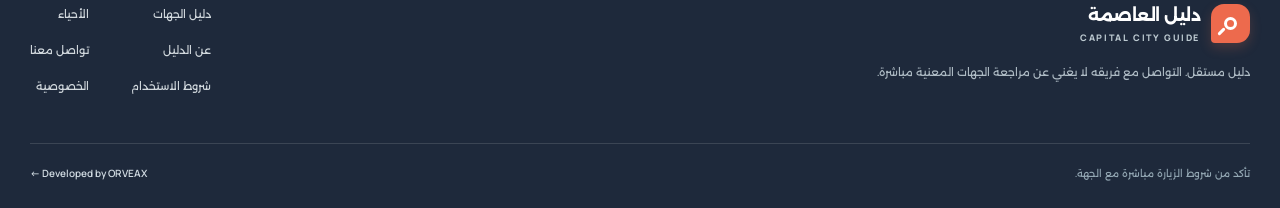
<file: contact.html>
<!doctype html>
<html lang="ar" dir="rtl">
<head><meta charset="utf-8"><meta name="viewport" content="width=device-width, initial-scale=1"><meta name="robots" content="noindex,nofollow"><meta name="theme-color" content="#ffffff"><meta name="description" content="تواصل مع فريق دليل العاصمة للإبلاغ عن معلومة غير دقيقة أو اقتراح مصدر رسمي أو طلب تعاون."><title>تواصل معنا | دليل العاصمة</title><link rel="stylesheet" href="styles.css"></head>
<body data-page="contact"><a class="skip-link" href="#main">تخطَّ إلى المحتوى</a>
  <div class="announcement"><div class="container announcement__inner"><span><span class="status-dot"></span> هل لاحظت معلومة تحتاج مراجعة؟</span><span>دليل مستقل للعاصمة الإدارية الجديدة</span></div></div>
  <header class="site-header"><div class="container header__inner"><a class="brand" href="index.html"><span class="brand-mark" aria-hidden="true"><span></span></span><span class="brand-copy"><strong>دليل العاصمة</strong><small>CAPITAL CITY GUIDE</small></span></a><nav class="desktop-nav" aria-label="التنقل الرئيسي"><a href="index.html">الرئيسية</a><a href="directory.html">دليل الجهات</a><a href="index.html#districts">الأحياء</a><a href="about.html">عن الدليل</a><a class="active" aria-current="page" href="contact.html">تواصل معنا</a></nav><a class="header-action" href="directory.html">استكشف الدليل <span aria-hidden="true">←</span></a><details class="mobile-nav"><summary aria-label="فتح قائمة التنقل"><span></span><span></span><span></span></summary><nav aria-label="التنقل للموبايل"><a href="index.html">الرئيسية</a><a href="directory.html">دليل الجهات</a><a href="index.html#districts">الأحياء</a><a href="about.html">عن الدليل</a><a href="contact.html" aria-current="page">تواصل معنا</a></nav></details></div></header>
  <main id="main">
    <section class="page-intro page-intro--contact"><div class="container"><nav class="breadcrumbs" aria-label="مسار التصفح"><a href="index.html">الرئيسية</a><span aria-hidden="true">›</span><span>تواصل معنا</span></nav><span class="section-kicker">WE'RE LISTENING</span><h1>خلّينا نحافظ على دقة الدليل، سوا.</h1><p>لو لاحظت عنوان محتاج تصحيح، أو عندك معلومة موثّقة عن جهة، راسلنا. كل تصحيح يمر بالمراجعة قبل النشر.</p></div></section>
    <section class="section contact-section"><div class="container contact-layout"><div class="contact-primary"><div class="contact-main-card"><span class="value-icon value-icon--coral">✉</span><span class="section-kicker">DIRECT CONTACT</span><h2>تواصل مع فريق الدليل</h2><p>البريد العام لفريق ORVEAX المطوّر للمشروع متاح للاستفسارات وتصحيحات المعلومات وفرص التعاون.</p><a class="email-link" href="mailto:hello@orveax.com?subject=%D8%AF%D9%84%D9%8A%D9%84%20%D8%A7%D9%84%D8%B9%D8%A7%D8%B5%D9%85%D8%A9%20%E2%80%94%20%D9%85%D9%84%D8%A7%D8%AD%D8%B8%D8%A9%20%D8%A3%D9%88%20%D8%AA%D8%B5%D8%AD%D9%8A%D8%AD"><span dir="ltr">hello@orveax.com</span><span aria-hidden="true">←</span></a><p class="contact-hint">الزر هيفتح تطبيق البريد عندك. لا توجد استمارة إرسال داخل الموقع حاليًا.</p></div><div class="contact-information"><h3>علشان نراجع رسالتك بدقة</h3><ul><li>اذكر اسم الجهة ورابط صفحتها في الدليل إن وجد.</li><li>وضح المعلومة اللي تحتاج تعديلًا، مع المصدر أو تاريخ التواصل إن أمكن.</li><li>تجنب إرسال بيانات شخصية حساسة أو مستندات غير لازمة.</li></ul></div></div><aside class="contact-side"><div class="info-panel"><span class="value-icon value-icon--blue">⌖</span><h3>بتدور على جهة بعينها؟</h3><p>ابحث أولًا في الدليل المعتمد. بيانات الاتصال الرسمية تظهر في صفحة الجهة نفسها عندما تكون متاحة.</p><a class="inline-arrow" href="directory.html">فتح دليل الجهات ←</a></div><div class="info-panel"><span class="value-icon value-icon--sand">✓</span><h3>طلب تحديث المعلومات</h3><p>استقبال رسالة لا يعني الموافقة على صحة البيانات. نراجع المصدر ونحدّث المحتوى عند توفر دليل مناسب.</p><a class="inline-arrow" href="about.html">تعرف على منهج التحقق ←</a></div></aside></div></section>
    <section class="section faq-section faq-section--contact"><div class="container faq-layout"><div><span class="section-kicker">BEFORE YOU WRITE</span><h2>معلومة سريعة</h2><p>الرسائل الخاصة بخدمات الجهات يُفضّل توجيهها للجهة نفسها.</p></div><div class="faq-list"><details><summary>هل تقدروا تحجزوا لي موعدًا في جهة حكومية؟</summary><p>لا. الدليل معلوماتي ولا يقدم حجزًا رسميًا أو تعقيبًا على المعاملات.</p></details><details><summary>هل عندكم رقم مباشر لكل جهة؟</summary><p>نظهر أرقام الاتصال عندما تكون مدرجة في سجل معتمد. إن لم يتوفر الرقم، لا ننشر بديلًا غير موثّق.</p></details><details><summary>هل يمكن إضافة جهة جديدة؟</summary><p>يمكنك اقتراحها مع مصدر رسمي. ظهورها في الدليل مرهون بالمراجعة والاعتماد.</p></details></div></div></section>
  </main>
  <footer class="footer"><div class="container footer__inner"><div><a class="brand brand--footer" href="index.html"><span class="brand-mark" aria-hidden="true"><span></span></span><span class="brand-copy"><strong>دليل العاصمة</strong><small>CAPITAL CITY GUIDE</small></span></a><p>دليل مستقل. التواصل مع فريقه لا يغني عن مراجعة الجهات المعنية مباشرة.</p></div><div class="footer__links"><a href="directory.html">دليل الجهات</a><a href="index.html#districts">الأحياء</a><a href="about.html">عن الدليل</a><a href="contact.html">تواصل معنا</a><a href="terms.html">شروط الاستخدام</a><a href="privacy.html">الخصوصية</a></div></div><div class="container footer__bottom"><span>تأكد من شروط الزيارة مباشرة مع الجهة.</span><a href="https://orveax.com/ar/" target="_blank" rel="noopener noreferrer">Developed by ORVEAX ←</a></div></footer>
</body></html>
</file>
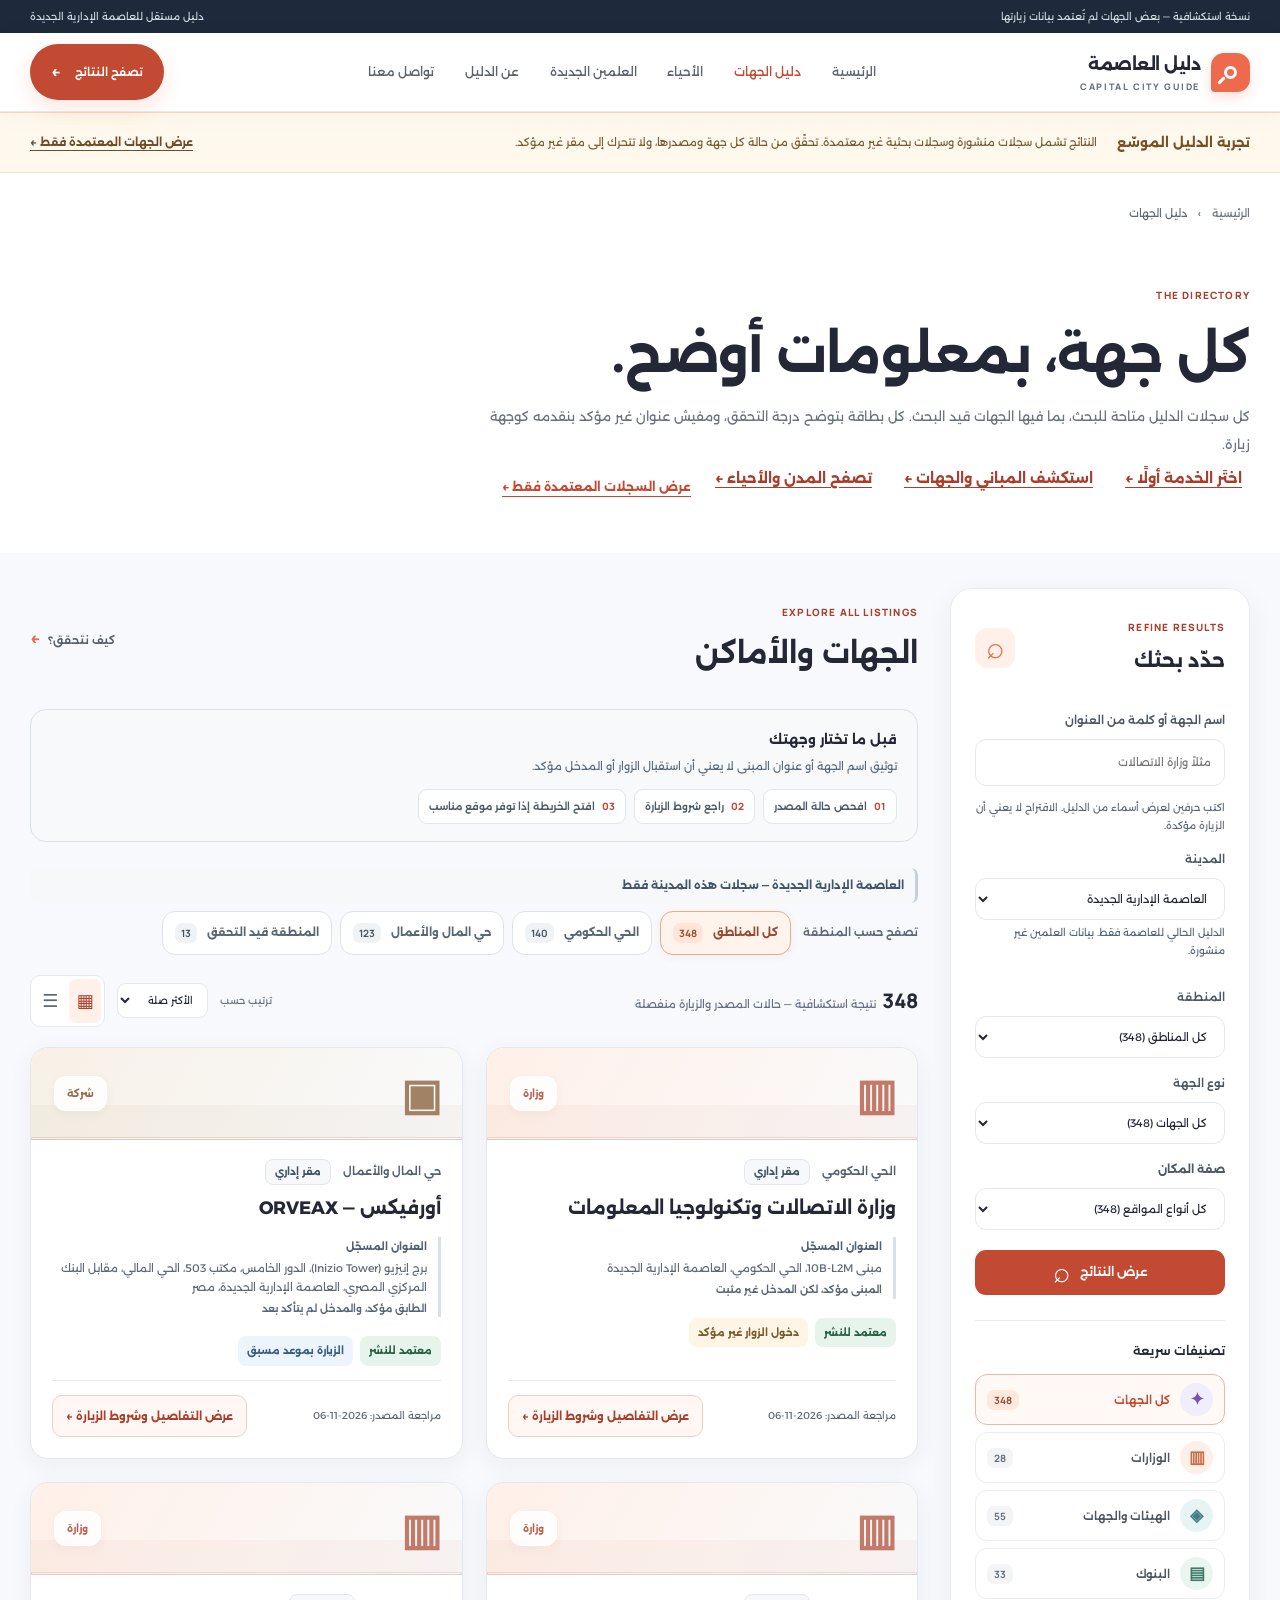
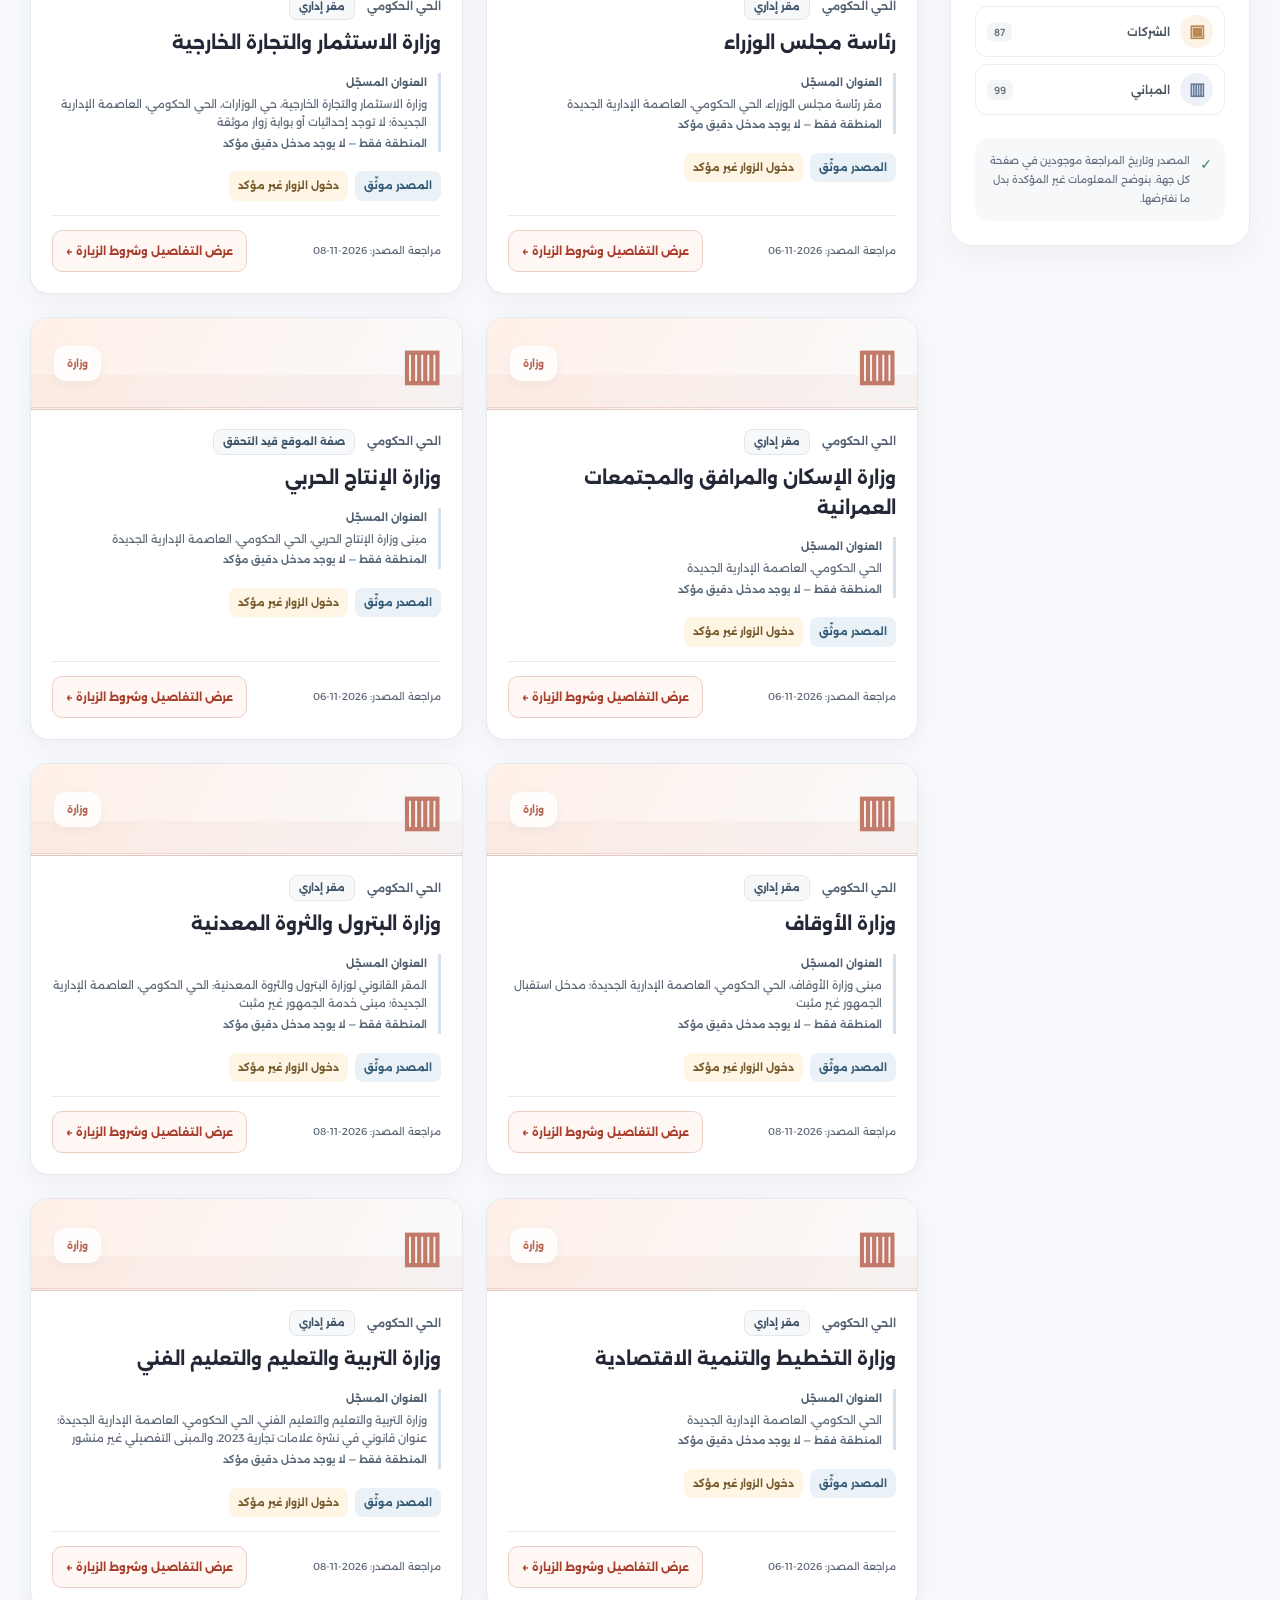
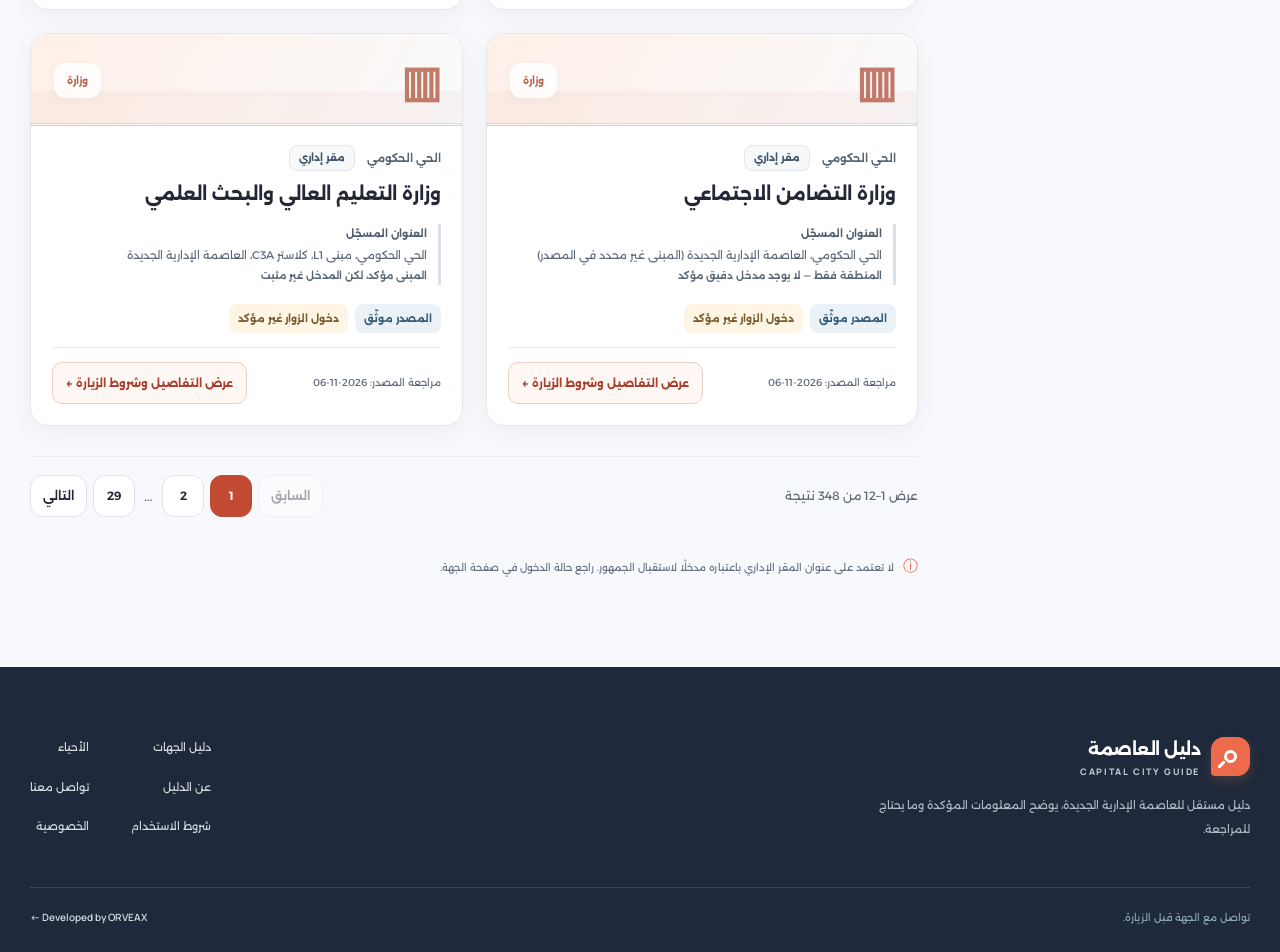
<file: directory.html>
<!doctype html>
<html lang="ar" dir="rtl">
<head>
  <meta charset="utf-8"><meta name="viewport" content="width=device-width, initial-scale=1">
  <meta name="robots" content="noindex,nofollow"><meta name="theme-color" content="#ffffff">
  <meta name="description" content="استكشف الجهات والبنوك والوزارات والشركات في العاصمة الإدارية الجديدة، مع بيان حالة التحقق لكل سجل.">
  <title>دليل الجهات والأماكن | دليل العاصمة</title>
  <link rel="stylesheet" href="styles.css">
</head>
<body data-page="directory" data-catalog="exploration">
  <a class="skip-link" href="#results">تخطَّ إلى النتائج</a>
  <div class="announcement"><div class="container announcement__inner"><span><span class="status-dot"></span> دليل استكشافي — حالة التحقق موضحة لكل جهة</span><span>دليل مستقل للعاصمة الإدارية الجديدة</span></div></div>
  <header class="site-header"><div class="container header__inner">
    <a class="brand" href="index.html" aria-label="دليل العاصمة — الرئيسية"><span class="brand-mark" aria-hidden="true"><span></span></span><span class="brand-copy"><strong>دليل العاصمة</strong><small>CAPITAL CITY GUIDE</small></span></a>
    <nav class="desktop-nav" aria-label="التنقل الرئيسي"><a href="index.html">الرئيسية</a><a class="active" aria-current="page" href="directory.html">دليل الجهات</a><a href="index.html#districts">الأحياء</a><a href="alamein.html">العلمين الجديدة</a><a href="about.html">عن الدليل</a><a href="contact.html">تواصل معنا</a></nav>
    <a class="header-action" href="#results">تصفح النتائج <span aria-hidden="true">←</span></a>
    <details class="mobile-nav"><summary aria-label="فتح قائمة التنقل"><span></span><span></span><span></span></summary><nav aria-label="التنقل للموبايل"><a href="index.html">الرئيسية</a><a href="directory.html" aria-current="page">دليل الجهات</a><a href="index.html#districts">الأحياء</a><a href="about.html">عن الدليل</a><a href="contact.html">تواصل معنا</a></nav></details>
  </div></header>
  <main id="places">
    <section class="page-intro page-intro--catalog"><div class="container">
      <nav class="breadcrumbs" aria-label="مسار التصفح"><a href="index.html">الرئيسية</a><span aria-hidden="true">›</span><span>دليل الجهات</span></nav>
      <span class="section-kicker">THE DIRECTORY</span><h1>كل جهة، بمعلومات أوضح.</h1>
      <p>كل سجلات الدليل متاحة للبحث، بما فيها الجهات قيد البحث. كل بطاقة بتوضح درجة التحقق، ومفيش عنوان غير مؤكد بنقدمه كوجهة زيارة.</p>
      <div class="catalog-intro-actions"><a class="services-inline-link" href="services.html">اختَر الخدمة أولًا ←</a><a class="services-inline-link" href="buildings.html">استكشف المباني والجهات ←</a><a class="services-inline-link" href="districts.html">تصفح المدن والأحياء ←</a><a class="catalog-intro-jump" href="#searchForm">ابدأ البحث الآن ←</a><a class="explore-intro-link" href="approved.html">عرض السجلات المعتمدة فقط ←</a></div>
    </div></section>
    <section class="catalog-section"><div class="container catalog-layout">
      <aside class="filter-sidebar" aria-label="فلاتر الدليل">
        <div class="filter-sidebar__head"><div><span class="section-kicker">REFINE RESULTS</span><h2>حدّد بحثك</h2></div><span class="filter-sidebar__spark" aria-hidden="true">⌕</span></div>
        <form id="searchForm" class="catalog-search" role="search">
          <label for="q">اسم الجهة أو كلمة من العنوان</label><input id="q" type="search" placeholder="مثلاً وزارة الاتصالات" autocomplete="off">
          <label for="city">المدينة</label><select id="city" aria-describedby="cityCoverageNote"><option value="new-capital">العاصمة الإدارية الجديدة</option><option value="new-alamein" disabled>العلمين الجديدة — قيد البحث</option></select><p id="cityCoverageNote" class="city-coverage-note">الدليل الحالي للعاصمة فقط. بيانات العلمين غير منشورة.</p>
          <label for="zone">المنطقة</label><select id="zone"><option value="">كل المناطق</option><option value="Government District">الحي الحكومي</option><option value="Financial District">حي المال والأعمال</option><option value="Other">الموقع قيد التحقق</option></select>
          <label for="kind">نوع الجهة</label><select id="kind"><option value="">كل الجهات</option><option value="Government">وزارات</option><option value="Authority">هيئات وجهات</option><option value="Bank">بنوك</option><option value="Company">شركات</option><option value="Building">مبانٍ</option><option value="District">أحياء</option></select>
          <label for="purpose">صفة المكان</label><select id="purpose"><option value="">كل أنواع المواقع</option><option value="bank-branch">فروع البنوك</option><option value="bank-atm">ماكينات ATM</option><option value="bank-hq">المقار الإدارية للبنوك</option><option value="public-counter">نقاط الخدمات الحكومية</option><option value="admin-hq">المقار الإدارية</option><option value="facility">المباني والمنشآت</option></select>
          <button class="search-button" type="submit">عرض النتائج <span aria-hidden="true">⌕</span></button>
        </form>
        <a class="filter-results-jump" href="#results">انتقل إلى <strong id="filterResultCount">…</strong> نتيجة <span aria-hidden="true">←</span></a>
        <div class="filter-divider"></div><p class="filter-group-label">تصنيفات سريعة</p>
        <div class="category-list sidebar-categories" id="categoryChips" aria-label="تصفية حسب نوع الجهة">
          <button type="button" class="category-chip is-active" data-kind="" aria-pressed="true"><span class="category-icon category-icon--all" aria-hidden="true">✦</span> كل الجهات</button>
          <button type="button" class="category-chip" data-kind="Government" aria-pressed="false"><span class="category-icon category-icon--gov" aria-hidden="true">▥</span> الوزارات</button>
          <button type="button" class="category-chip" data-kind="Authority" aria-pressed="false"><span class="category-icon category-icon--authority" aria-hidden="true">◈</span> الهيئات والجهات</button>
          <button type="button" class="category-chip" data-kind="Bank" aria-pressed="false"><span class="category-icon category-icon--bank" aria-hidden="true">▤</span> البنوك</button>
          <button type="button" class="category-chip" data-kind="Company" aria-pressed="false"><span class="category-icon category-icon--company" aria-hidden="true">▣</span> الشركات</button>
          <button type="button" class="category-chip" data-kind="Building" aria-pressed="false"><span class="category-icon category-icon--building" aria-hidden="true">▥</span> المباني</button>
        </div>
        <div class="filter-help"><span aria-hidden="true">✓</span><p>المصدر وتاريخ المراجعة موجودين في صفحة كل جهة. بنوضح المعلومات غير المؤكدة بدل ما نفترضها.</p></div>
      </aside>
      <div class="catalog-results" id="results">
        <div class="catalog-results__head"><div><span class="section-kicker">EXPLORE ALL LISTINGS</span><h2>الجهات والأماكن</h2></div><div class="catalog-results__links"><a class="mobile-refine-link" href="#searchForm">تعديل البحث والفلاتر ↑</a><a class="text-link" href="about.html">كيف نتحقق؟ <span aria-hidden="true">←</span></a></div></div>
        <div class="trust-guide" role="note" aria-label="كيف تقرأ حالة بيانات الجهة">
          <div><strong>قبل ما تختار وجهتك</strong><p>توثيق اسم الجهة أو عنوان المبنى لا يعني أن استقبال الزوار أو المدخل مؤكد.</p></div>
          <div class="trust-guide__steps"><span><b>01</b> افحص حالة المصدر</span><span><b>02</b> راجع شروط الزيارة</span><span><b>03</b> افتح الخريطة إذا توفر موقع مناسب</span></div>
        </div>
        <p id="activeCityLabel" class="city-coverage-label">العاصمة الإدارية الجديدة — سجلات هذه المدينة فقط</p><div class="district-shortcuts" id="districtShortcuts" role="group" aria-label="تصفح حسب المنطقة"></div>
        <div class="results-toolbar"><div class="results-summary"><strong id="count" aria-live="polite">—</strong><span id="resultsDescription">نتيجة مع حالة التحقق</span></div><div class="toolbar-actions"><label for="sort">ترتيب حسب</label><select id="sort"><option value="relevance">الأكثر صلة</option><option value="name">الاسم</option><option value="recent">آخر مراجعة</option></select><div class="view-toggle" role="group" aria-label="طريقة عرض النتائج"><button type="button" class="view-button is-active" data-view="grid" aria-label="عرض شبكي" aria-pressed="true">▦</button><button type="button" class="view-button" data-view="list" aria-label="عرض قائمة" aria-pressed="false">☰</button></div></div></div>
        <div id="activeFilters" class="active-filters" aria-label="الفلاتر النشطة" hidden></div>
        <div id="cards" class="place-grid catalog-grid" aria-live="polite"><div class="empty-state"><h3>جاري تحميل الدليل…</h3></div></div>
        <nav id="pagination" class="pagination" aria-label="صفحات نتائج الدليل" hidden></nav>
        <div class="catalog-bottom-note"><span aria-hidden="true">ⓘ</span> لا تعتمد على عنوان المقر الإداري باعتباره مدخلًا لاستقبال الجمهور. راجع حالة الدخول في صفحة الجهة.</div>
      </div>
    </div></section>
  </main>
  <footer class="footer"><div class="container footer__inner"><div><a class="brand brand--footer" href="index.html"><span class="brand-mark" aria-hidden="true"><span></span></span><span class="brand-copy"><strong>دليل العاصمة</strong><small>CAPITAL CITY GUIDE</small></span></a><p>دليل مستقل للعاصمة الإدارية الجديدة، يوضح المعلومات المؤكدة وما يحتاج للمراجعة.</p></div><div class="footer__links"><a href="directory.html">دليل الجهات</a><a href="index.html#districts">الأحياء</a><a href="about.html">عن الدليل</a><a href="contact.html">تواصل معنا</a><a href="terms.html">شروط الاستخدام</a><a href="privacy.html">الخصوصية</a></div></div><div class="container footer__bottom"><span>تواصل مع الجهة قبل الزيارة.</span><a href="https://orveax.com/ar/" target="_blank" rel="noopener noreferrer">Developed by ORVEAX ←</a></div></footer>
  <script type="module" src="scripts/app.mjs"></script>
</body>
</html>
</file>
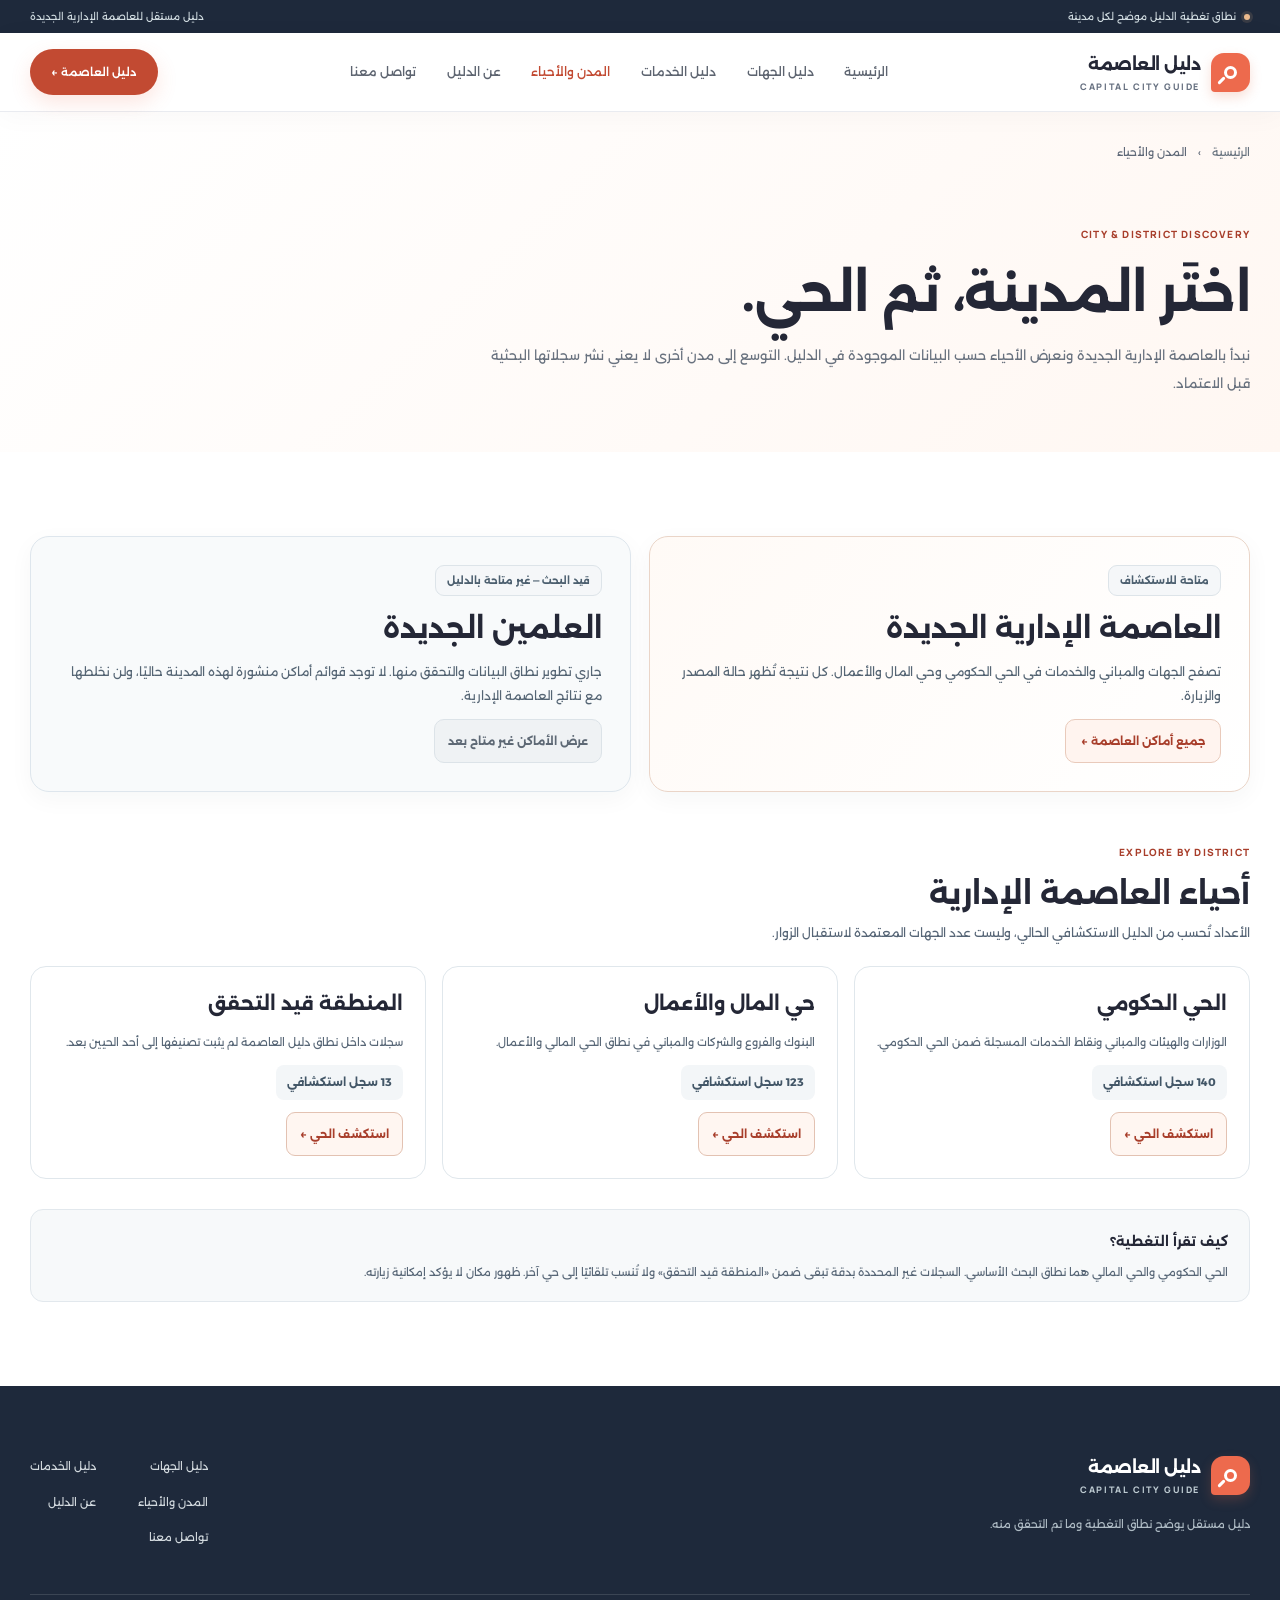
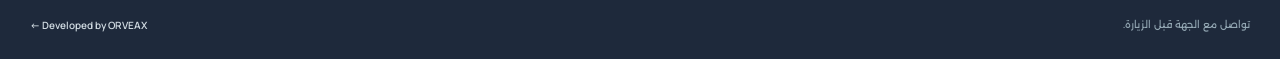
<file: districts.html>
<!doctype html>
<html lang="ar" dir="rtl"><head><meta charset="utf-8"><meta name="viewport" content="width=device-width, initial-scale=1">
<meta name="robots" content="noindex,nofollow"><meta name="theme-color" content="#ffffff">
<meta name="description" content="تصفح العاصمة الإدارية الجديدة حسب الحي الحكومي والحي المالي والأعمال، مع توضيح نطاق تغطية الدليل.">
<title>المدن والأحياء | دليل العاصمة</title><link rel="stylesheet" href="styles.css"></head>
<body data-page="cities"><a class="skip-link" href="#cities">تخطَّ إلى المدن والأحياء</a>
<div class="announcement"><div class="container announcement__inner"><span><span class="status-dot"></span> نطاق تغطية الدليل موضح لكل مدينة</span><span>دليل مستقل للعاصمة الإدارية الجديدة</span></div></div>
<header class="site-header"><div class="container header__inner"><a class="brand" href="index.html"><span class="brand-mark" aria-hidden="true"><span></span></span><span class="brand-copy"><strong>دليل العاصمة</strong><small>CAPITAL CITY GUIDE</small></span></a><nav class="desktop-nav" aria-label="التنقل الرئيسي"><a href="index.html">الرئيسية</a><a href="directory.html">دليل الجهات</a><a href="services.html">دليل الخدمات</a><a class="active" aria-current="page" href="districts.html">المدن والأحياء</a><a href="about.html">عن الدليل</a><a href="contact.html">تواصل معنا</a></nav><a class="header-action" href="directory.html?city=new-capital#results">دليل العاصمة ←</a><details class="mobile-nav"><summary aria-label="فتح قائمة التنقل"><span></span><span></span><span></span></summary><nav aria-label="التنقل للموبايل"><a href="index.html">الرئيسية</a><a href="directory.html">دليل الجهات</a><a href="districts.html" aria-current="page">المدن والأحياء</a><a href="about.html">عن الدليل</a><a href="contact.html">تواصل معنا</a></nav></details></div></header>
<main id="cities"><section class="page-intro"><div class="container"><nav class="breadcrumbs" aria-label="مسار التصفح"><a href="index.html">الرئيسية</a><span aria-hidden="true">›</span><span>المدن والأحياء</span></nav><span class="section-kicker">CITY & DISTRICT DISCOVERY</span><h1>اختَر المدينة، ثم الحي.</h1><p>نبدأ بالعاصمة الإدارية الجديدة ونعرض الأحياء حسب البيانات الموجودة في الدليل. التوسع إلى مدن أخرى لا يعني نشر سجلاتها البحثية قبل الاعتماد.</p></div></section>
<section class="section city-discovery-section"><div class="container">
<div class="city-discovery-grid">
<article class="city-discovery-card city-discovery-card--active" aria-labelledby="capitalTitle"><span class="city-discovery-status">متاحة للاستكشاف</span><h2 id="capitalTitle">العاصمة الإدارية الجديدة</h2><p>تصفح الجهات والمباني والخدمات في الحي الحكومي وحي المال والأعمال. كل نتيجة تُظهر حالة المصدر والزيارة.</p><a href="directory.html?city=new-capital#results" class="city-discovery-main-link">جميع أماكن العاصمة ←</a></article>
<article class="city-discovery-card city-discovery-card--pending" aria-labelledby="alameinTitle"><span class="city-discovery-status">قيد البحث — غير متاحة بالدليل</span><h2 id="alameinTitle">العلمين الجديدة</h2><p>جاري تطوير نطاق البيانات والتحقق منها. لا توجد قوائم أماكن منشورة لهذه المدينة حاليًا، ولن نخلطها مع نتائج العاصمة الإدارية.</p><span class="city-discovery-unavailable" aria-label="نتائج العلمين الجديدة غير متاحة بعد">عرض الأماكن غير متاح بعد</span></article>
</div>
<div class="city-districts-head"><span class="section-kicker">EXPLORE BY DISTRICT</span><h2>أحياء العاصمة الإدارية</h2><p>الأعداد تُحسب من الدليل الاستكشافي الحالي، وليست عدد الجهات المعتمدة لاستقبال الزوار.</p></div>
<div id="districtResults" class="city-district-list" aria-live="polite"><p>جاري تحميل تغطية الأحياء…</p></div>
<div class="city-scope-note" role="note"><strong>كيف تقرأ التغطية؟</strong><p>الحي الحكومي والحي المالي هما نطاق البحث الأساسي. السجلات غير المحددة بدقة تبقى ضمن «المنطقة قيد التحقق» ولا تُنسب تلقائيًا إلى حي آخر. ظهور مكان لا يؤكد إمكانية زيارته.</p></div>
</div></section></main>
<footer class="footer"><div class="container footer__inner"><div><a class="brand brand--footer" href="index.html"><span class="brand-mark" aria-hidden="true"><span></span></span><span class="brand-copy"><strong>دليل العاصمة</strong><small>CAPITAL CITY GUIDE</small></span></a><p>دليل مستقل يوضح نطاق التغطية وما تم التحقق منه.</p></div><div class="footer__links"><a href="directory.html">دليل الجهات</a><a href="services.html">دليل الخدمات</a><a href="districts.html">المدن والأحياء</a><a href="about.html">عن الدليل</a><a href="contact.html">تواصل معنا</a></div></div><div class="container footer__bottom"><span>تواصل مع الجهة قبل الزيارة.</span><a href="https://orveax.com/ar/" target="_blank" rel="noopener noreferrer">Developed by ORVEAX ←</a></div></footer>
<script type="module" src="scripts/city-districts.mjs"></script></body></html>
</file>
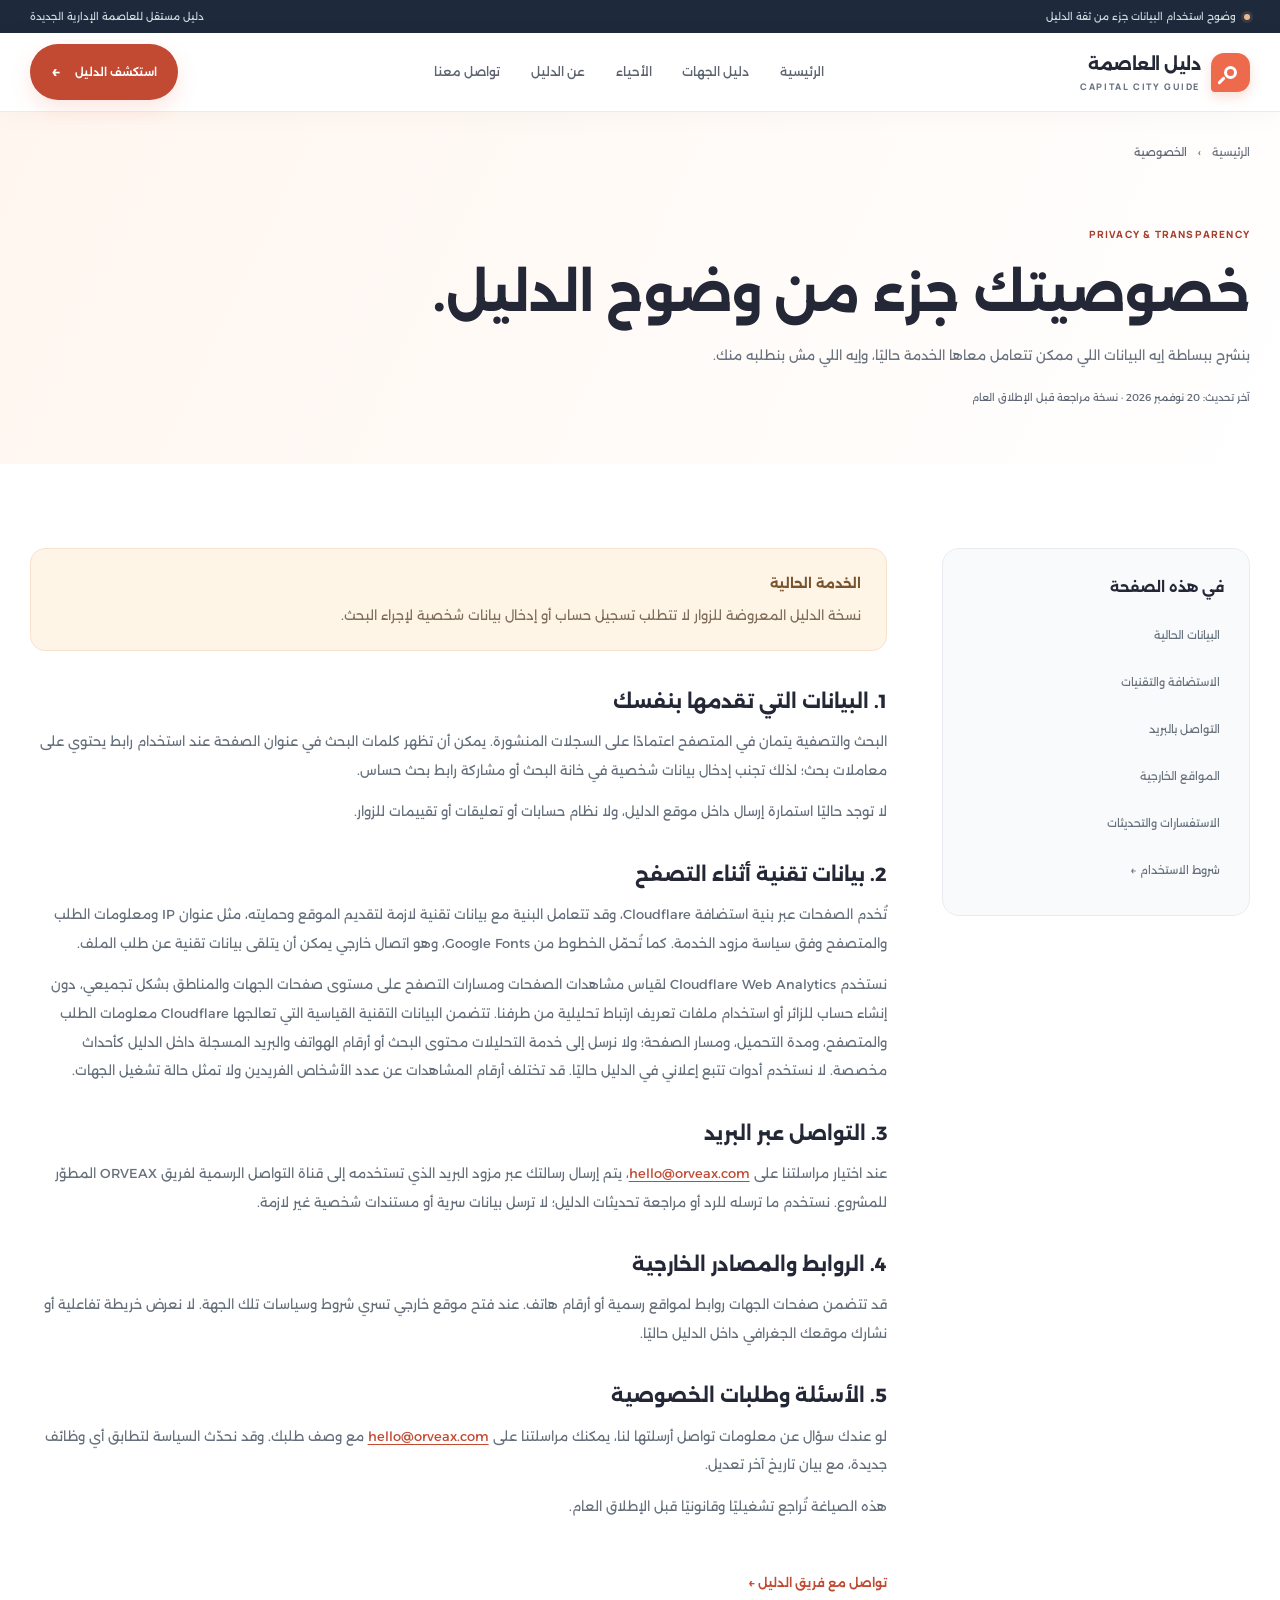
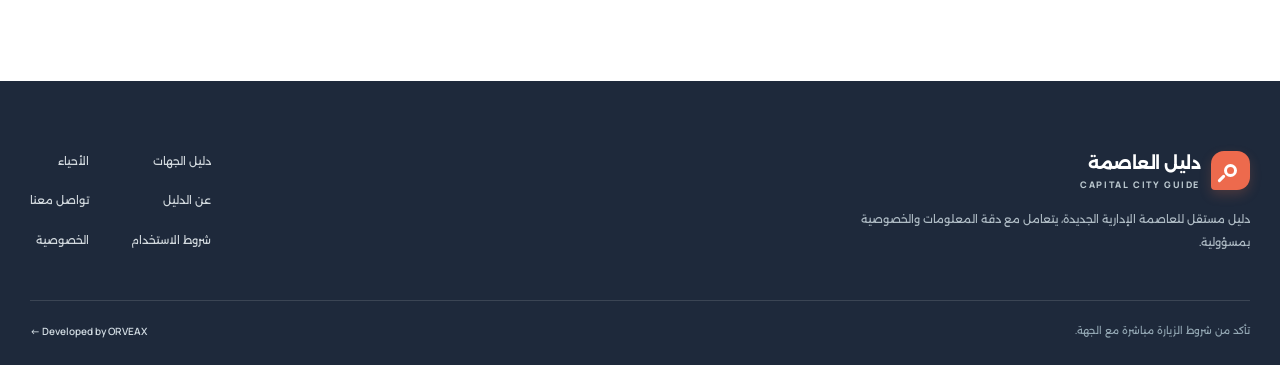
<file: privacy.html>
<!doctype html>
<html lang="ar" dir="rtl">
<head><meta charset="utf-8"><meta name="viewport" content="width=device-width, initial-scale=1"><meta name="robots" content="noindex,nofollow"><meta name="theme-color" content="#ffffff"><meta name="description" content="سياسة خصوصية دليل العاصمة، وما يحدث لبيانات الاستخدام والتواصل في النسخة الحالية من الخدمة."><title>سياسة الخصوصية | دليل العاصمة</title><link rel="stylesheet" href="styles.css"></head>
<body data-page="privacy"><a class="skip-link" href="#main">تخطَّ إلى المحتوى</a>
  <div class="announcement"><div class="container announcement__inner"><span><span class="status-dot"></span> وضوح استخدام البيانات جزء من ثقة الدليل</span><span>دليل مستقل للعاصمة الإدارية الجديدة</span></div></div>
  <header class="site-header"><div class="container header__inner"><a class="brand" href="index.html"><span class="brand-mark" aria-hidden="true"><span></span></span><span class="brand-copy"><strong>دليل العاصمة</strong><small>CAPITAL CITY GUIDE</small></span></a><nav class="desktop-nav" aria-label="التنقل الرئيسي"><a href="index.html">الرئيسية</a><a href="directory.html">دليل الجهات</a><a href="index.html#districts">الأحياء</a><a href="about.html">عن الدليل</a><a href="contact.html">تواصل معنا</a></nav><a class="header-action" href="directory.html">استكشف الدليل <span aria-hidden="true">←</span></a><details class="mobile-nav"><summary aria-label="فتح قائمة التنقل"><span></span><span></span><span></span></summary><nav aria-label="التنقل للموبايل"><a href="index.html">الرئيسية</a><a href="directory.html">دليل الجهات</a><a href="index.html#districts">الأحياء</a><a href="about.html">عن الدليل</a><a href="contact.html">تواصل معنا</a></nav></details></div></header>
  <main id="main"><section class="page-intro page-intro--legal"><div class="container"><nav class="breadcrumbs" aria-label="مسار التصفح"><a href="index.html">الرئيسية</a><span aria-hidden="true">›</span><span>الخصوصية</span></nav><span class="section-kicker">PRIVACY & TRANSPARENCY</span><h1>خصوصيتك جزء من وضوح الدليل.</h1><p>بنشرح ببساطة إيه البيانات اللي ممكن تتعامل معاها الخدمة حاليًا، وإيه اللي مش بنطلبه منك.</p><span class="legal-date">آخر تحديث: 20 نوفمبر 2026 · نسخة مراجعة قبل الإطلاق العام</span></div></section>
  <section class="section legal-section"><div class="container legal-layout"><aside class="legal-aside"><h2>في هذه الصفحة</h2><a href="#collection">البيانات الحالية</a><a href="#technical">الاستضافة والتقنيات</a><a href="#contact-data">التواصل بالبريد</a><a href="#external">المواقع الخارجية</a><a href="#control">الاستفسارات والتحديثات</a><a href="terms.html">شروط الاستخدام ←</a></aside><article class="legal-copy"><div class="legal-callout"><strong>الخدمة الحالية</strong><p>نسخة الدليل المعروضة للزوار لا تتطلب تسجيل حساب أو إدخال بيانات شخصية لإجراء البحث.</p></div><section id="collection"><h2>1. البيانات التي تقدمها بنفسك</h2><p>البحث والتصفية يتمان في المتصفح اعتمادًا على السجلات المنشورة. يمكن أن تظهر كلمات البحث في عنوان الصفحة عند استخدام رابط يحتوي على معاملات بحث؛ لذلك تجنب إدخال بيانات شخصية في خانة البحث أو مشاركة رابط بحث حساس.</p><p>لا توجد حاليًا استمارة إرسال داخل موقع الدليل، ولا نظام حسابات أو تعليقات أو تقييمات للزوار.</p></section><section id="technical"><h2>2. بيانات تقنية أثناء التصفح</h2><p>تُخدم الصفحات عبر بنية استضافة Cloudflare، وقد تتعامل البنية مع بيانات تقنية لازمة لتقديم الموقع وحمايته، مثل عنوان IP ومعلومات الطلب والمتصفح وفق سياسة مزود الخدمة. كما تُحمّل الخطوط من Google Fonts، وهو اتصال خارجي يمكن أن يتلقى بيانات تقنية عن طلب الملف.</p><p>نستخدم Cloudflare Web Analytics لقياس مشاهدات الصفحات ومسارات التصفح على مستوى صفحات الجهات والمناطق بشكل تجميعي، دون إنشاء حساب للزائر أو استخدام ملفات تعريف ارتباط تحليلية من طرفنا. تتضمن البيانات التقنية القياسية التي تعالجها Cloudflare معلومات الطلب والمتصفح، ومدة التحميل، ومسار الصفحة؛ ولا نرسل إلى خدمة التحليلات محتوى البحث أو أرقام الهواتف والبريد المسجلة داخل الدليل كأحداث مخصصة. لا نستخدم أدوات تتبع إعلاني في الدليل حاليًا. قد تختلف أرقام المشاهدات عن عدد الأشخاص الفريدين ولا تمثل حالة تشغيل الجهات.</p></section><section id="contact-data"><h2>3. التواصل عبر البريد</h2><p>عند اختيار مراسلتنا على <a href="mailto:hello@orveax.com">hello@orveax.com</a>، يتم إرسال رسالتك عبر مزود البريد الذي تستخدمه إلى قناة التواصل الرسمية لفريق ORVEAX المطوّر للمشروع. نستخدم ما ترسله للرد أو مراجعة تحديثات الدليل؛ لا ترسل بيانات سرية أو مستندات شخصية غير لازمة.</p></section><section id="external"><h2>4. الروابط والمصادر الخارجية</h2><p>قد تتضمن صفحات الجهات روابط لمواقع رسمية أو أرقام هاتف. عند فتح موقع خارجي تسري شروط وسياسات تلك الجهة. لا نعرض خريطة تفاعلية أو نشارك موقعك الجغرافي داخل الدليل حاليًا.</p></section><section id="control"><h2>5. الأسئلة وطلبات الخصوصية</h2><p>لو عندك سؤال عن معلومات تواصل أرسلتها لنا، يمكنك مراسلتنا على <a href="mailto:hello@orveax.com">hello@orveax.com</a> مع وصف طلبك. وقد نحدّث السياسة لتطابق أي وظائف جديدة، مع بيان تاريخ آخر تعديل.</p><p>هذه الصياغة تُراجع تشغيليًا وقانونيًا قبل الإطلاق العام.</p></section><a class="inline-arrow" href="contact.html">تواصل مع فريق الدليل ←</a></article></div></section></main>
  <footer class="footer"><div class="container footer__inner"><div><a class="brand brand--footer" href="index.html"><span class="brand-mark" aria-hidden="true"><span></span></span><span class="brand-copy"><strong>دليل العاصمة</strong><small>CAPITAL CITY GUIDE</small></span></a><p>دليل مستقل للعاصمة الإدارية الجديدة، يتعامل مع دقة المعلومات والخصوصية بمسؤولية.</p></div><div class="footer__links"><a href="directory.html">دليل الجهات</a><a href="index.html#districts">الأحياء</a><a href="about.html">عن الدليل</a><a href="contact.html">تواصل معنا</a><a href="terms.html">شروط الاستخدام</a><a href="privacy.html">الخصوصية</a></div></div><div class="container footer__bottom"><span>تأكد من شروط الزيارة مباشرة مع الجهة.</span><a href="https://orveax.com/ar/" target="_blank" rel="noopener noreferrer">Developed by ORVEAX ←</a></div></footer>
</body></html>
</file>
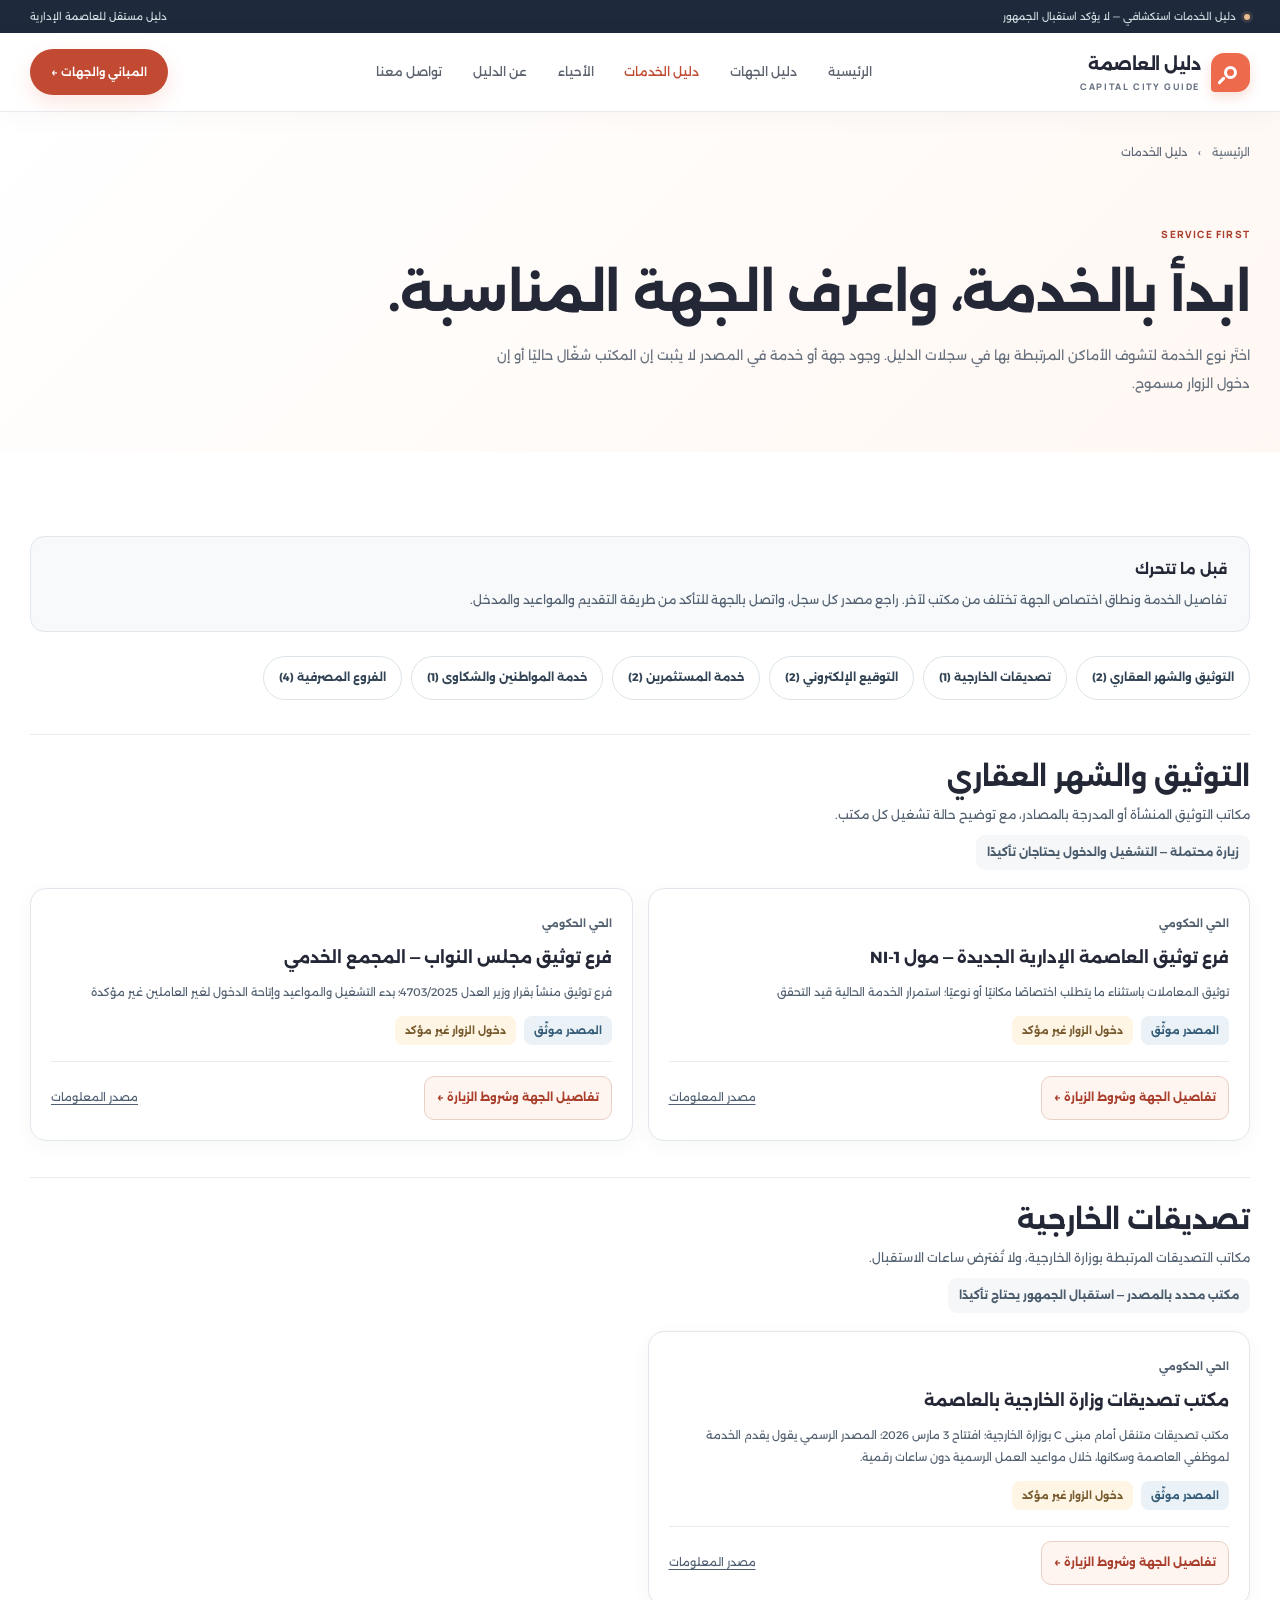
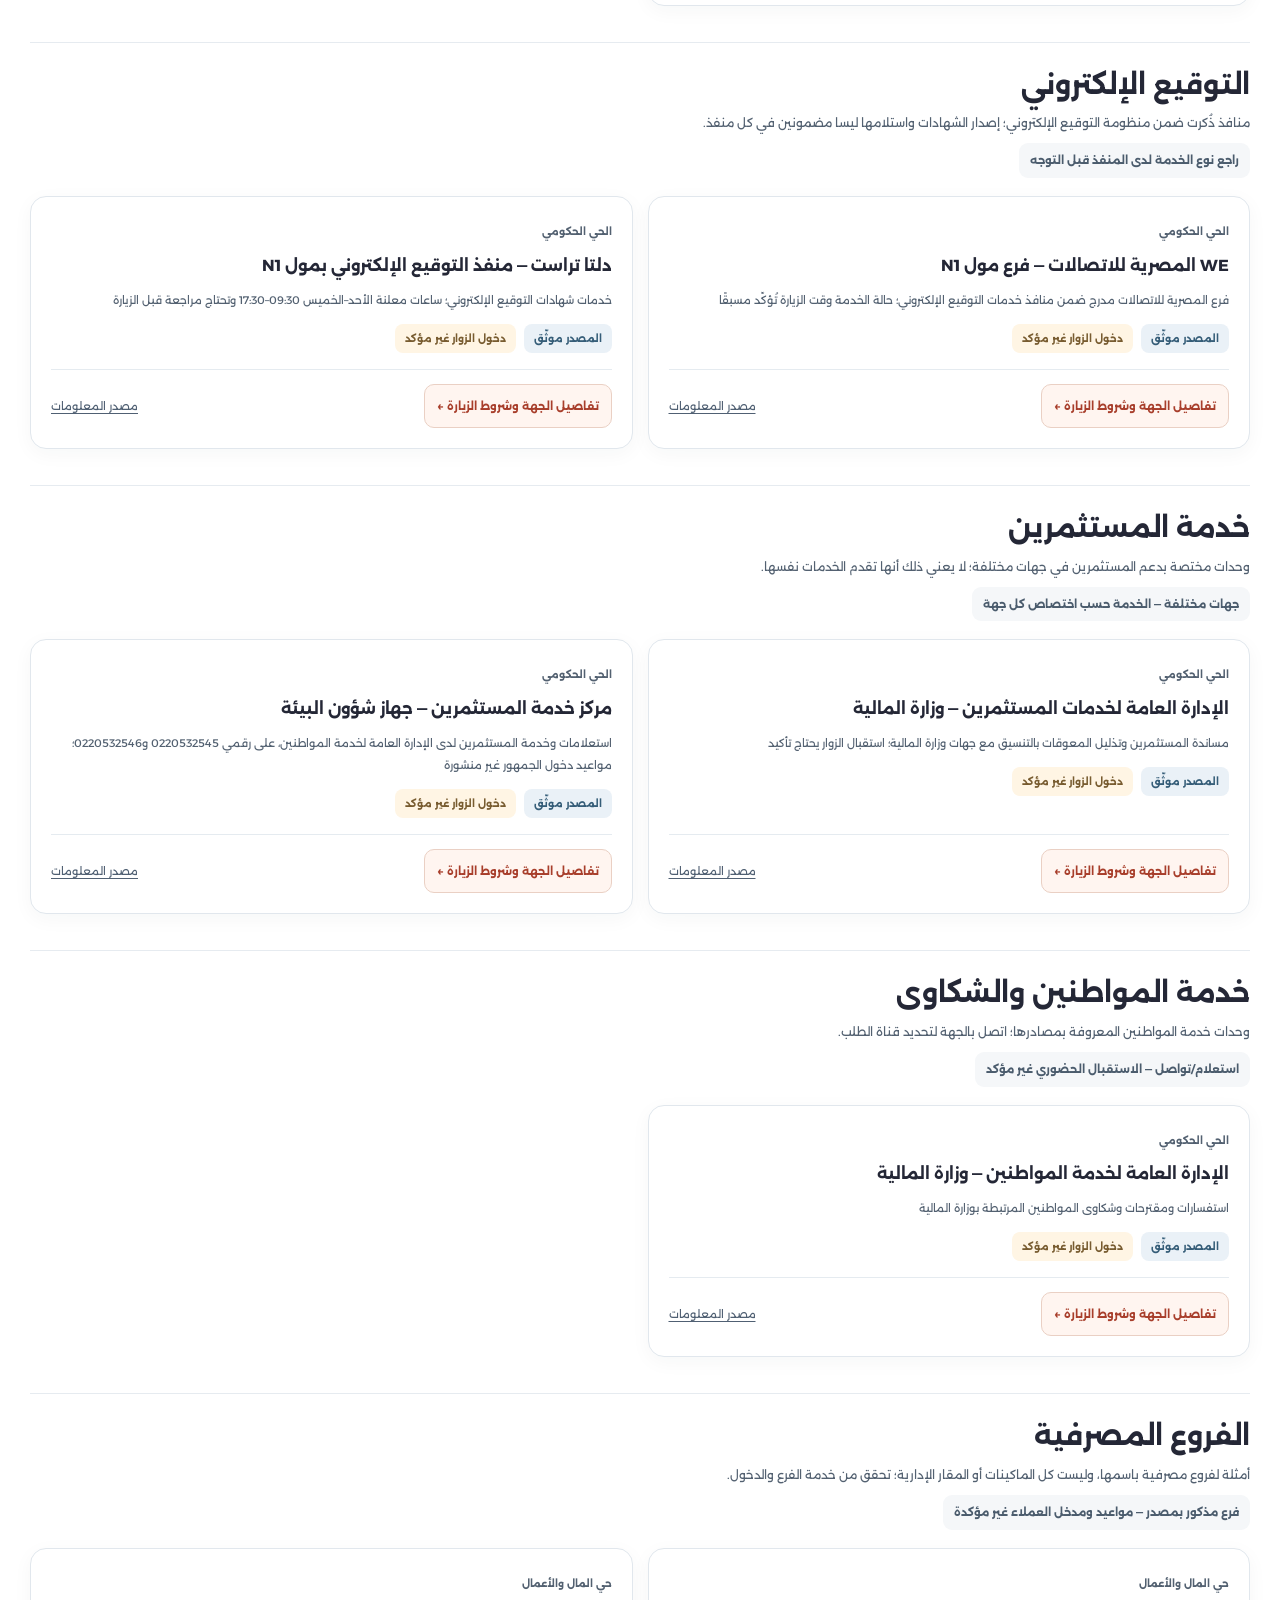
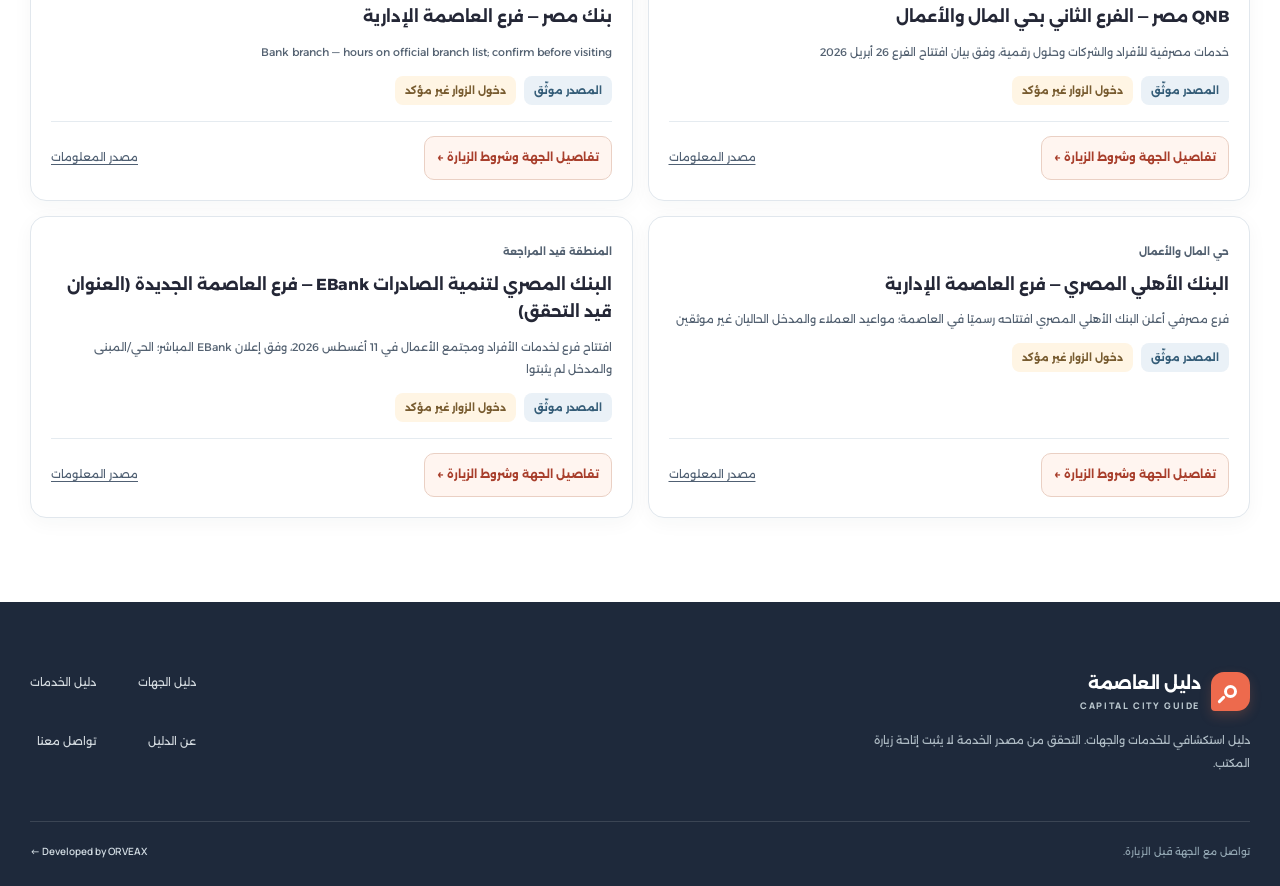
<file: services.html>
<!doctype html>
<html lang="ar" dir="rtl">
<head>
<meta charset="utf-8"><meta name="viewport" content="width=device-width, initial-scale=1">
<meta name="robots" content="noindex,nofollow"><meta name="theme-color" content="#ffffff">
<meta name="description" content="اكتشف الخدمات والجهات المرتبطة بها في العاصمة الإدارية، مع توضيح حالة المصادر وشروط الزيارة.">
<title>دليل الخدمات | دليل العاصمة</title><link rel="stylesheet" href="styles.css">
</head>
<body data-page="services" data-catalog="exploration">
<a class="skip-link" href="#services">تخطَّ إلى الخدمات</a>
<div class="announcement"><div class="container announcement__inner"><span><span class="status-dot"></span> دليل الخدمات استكشافي — لا يؤكد استقبال الجمهور</span><span>دليل مستقل للعاصمة الإدارية</span></div></div>
<header class="site-header"><div class="container header__inner">
<a class="brand" href="index.html"><span class="brand-mark" aria-hidden="true"><span></span></span><span class="brand-copy"><strong>دليل العاصمة</strong><small>CAPITAL CITY GUIDE</small></span></a>
<nav class="desktop-nav" aria-label="التنقل الرئيسي"><a href="index.html">الرئيسية</a><a href="directory.html">دليل الجهات</a><a class="active" href="services.html" aria-current="page">دليل الخدمات</a><a href="index.html#districts">الأحياء</a><a href="about.html">عن الدليل</a><a href="contact.html">تواصل معنا</a></nav>
<a class="header-action" href="buildings.html">المباني والجهات ←</a>
<details class="mobile-nav"><summary aria-label="فتح قائمة التنقل"><span></span><span></span><span></span></summary><nav aria-label="التنقل للموبايل"><a href="index.html">الرئيسية</a><a href="directory.html">دليل الجهات</a><a href="services.html" aria-current="page">دليل الخدمات</a><a href="about.html">عن الدليل</a><a href="contact.html">تواصل معنا</a></nav></details>
</div></header>
<main id="services" class="services-page"><section class="page-intro"><div class="container">
<nav class="breadcrumbs" aria-label="مسار التصفح"><a href="index.html">الرئيسية</a><span aria-hidden="true">›</span><span>دليل الخدمات</span></nav>
<span class="section-kicker">SERVICE FIRST</span><h1>ابدأ بالخدمة، واعرف الجهة المناسبة.</h1>
<p>اختَر نوع الخدمة لتشوف الأماكن المرتبطة بها في سجلات الدليل. وجود جهة أو خدمة في المصدر لا يثبت إن المكتب شغّال حاليًا أو إن دخول الزوار مسموح.</p>
</div></section>
<section class="section"><div class="container">
<div class="services-notice" role="note"><strong>قبل ما تتحرك</strong><p>تفاصيل الخدمة ونطاق اختصاص الجهة تختلف من مكتب لآخر. راجع مصدر كل سجل، واتصل بالجهة للتأكد من طريقة التقديم والمواعيد والمدخل.</p></div>
<nav id="serviceNav" class="service-jump-list" aria-label="انتقل إلى نوع الخدمة"></nav>
<div id="serviceGroups" class="service-groups" aria-live="polite"><p>جاري تحميل الخدمات المرتبطة بالجهات…</p></div>
</div></section></main>
<footer class="footer"><div class="container footer__inner"><div><a class="brand brand--footer" href="index.html"><span class="brand-mark" aria-hidden="true"><span></span></span><span class="brand-copy"><strong>دليل العاصمة</strong><small>CAPITAL CITY GUIDE</small></span></a><p>دليل استكشافي للخدمات والجهات. التحقق من مصدر الخدمة لا يثبت إتاحة زيارة المكتب.</p></div><div class="footer__links"><a href="directory.html">دليل الجهات</a><a href="services.html">دليل الخدمات</a><a href="about.html">عن الدليل</a><a href="contact.html">تواصل معنا</a></div></div><div class="container footer__bottom"><span>تواصل مع الجهة قبل الزيارة.</span><a href="https://orveax.com/ar/" target="_blank" rel="noopener noreferrer">Developed by ORVEAX ←</a></div></footer>
<script type="module" src="scripts/services-page.mjs"></script>
</body></html>
</file>
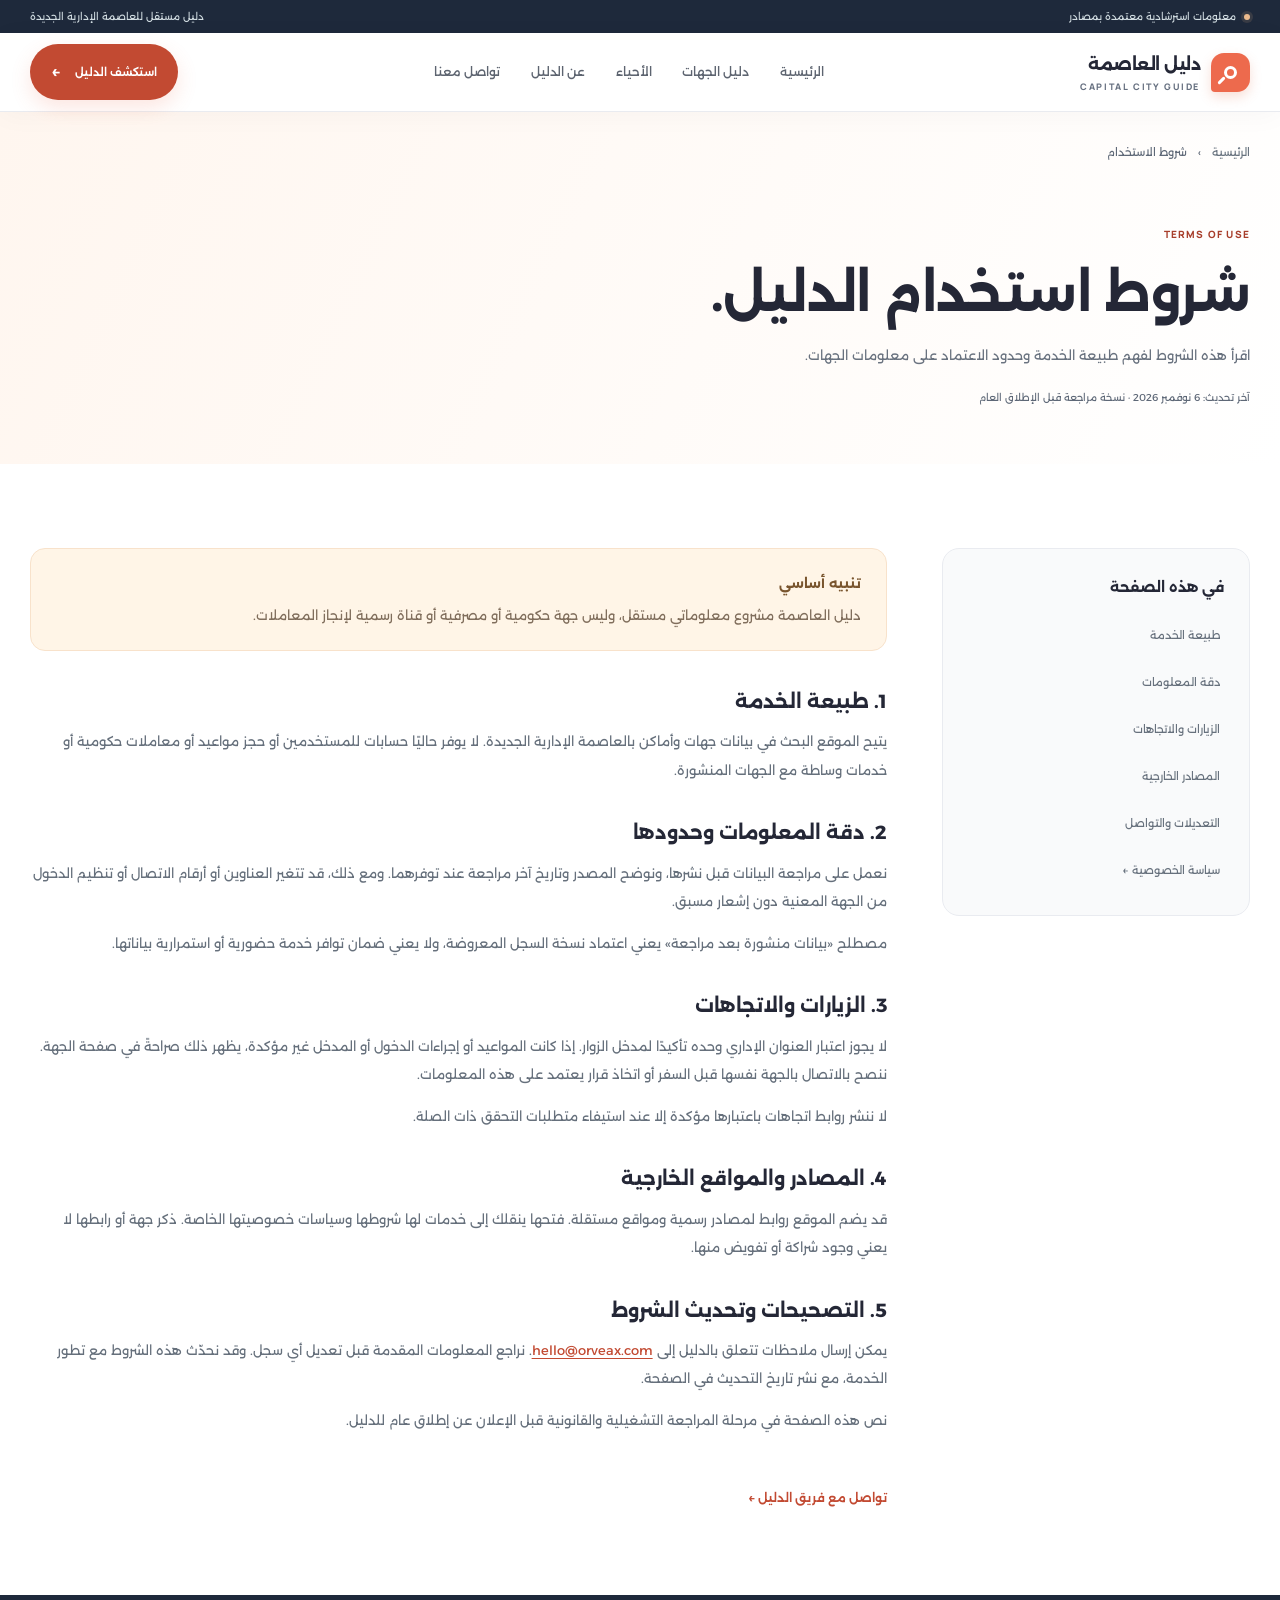
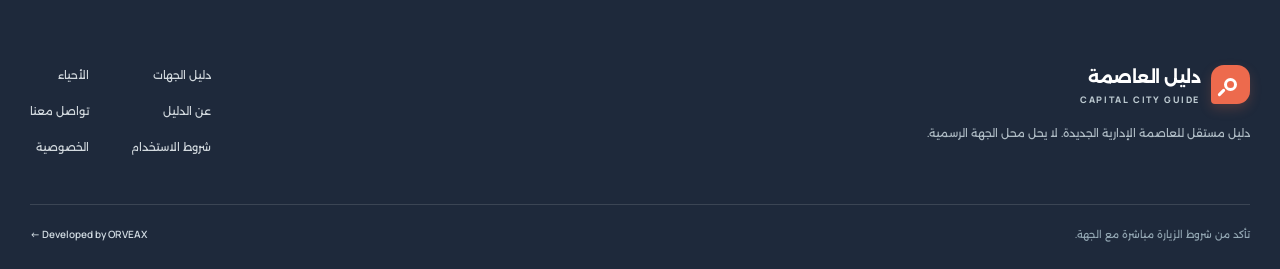
<file: terms.html>
<!doctype html>
<html lang="ar" dir="rtl">
<head><meta charset="utf-8"><meta name="viewport" content="width=device-width, initial-scale=1"><meta name="robots" content="noindex,nofollow"><meta name="theme-color" content="#ffffff"><meta name="description" content="شروط استخدام دليل العاصمة، وحدود معلومات الجهات وشروط التحقق والاعتماد."><title>شروط الاستخدام | دليل العاصمة</title><link rel="stylesheet" href="styles.css"></head>
<body data-page="terms"><a class="skip-link" href="#main">تخطَّ إلى المحتوى</a>
  <div class="announcement"><div class="container announcement__inner"><span><span class="status-dot"></span> معلومات استرشادية معتمدة بمصادر</span><span>دليل مستقل للعاصمة الإدارية الجديدة</span></div></div>
  <header class="site-header"><div class="container header__inner"><a class="brand" href="index.html"><span class="brand-mark" aria-hidden="true"><span></span></span><span class="brand-copy"><strong>دليل العاصمة</strong><small>CAPITAL CITY GUIDE</small></span></a><nav class="desktop-nav" aria-label="التنقل الرئيسي"><a href="index.html">الرئيسية</a><a href="directory.html">دليل الجهات</a><a href="index.html#districts">الأحياء</a><a href="about.html">عن الدليل</a><a href="contact.html">تواصل معنا</a></nav><a class="header-action" href="directory.html">استكشف الدليل <span aria-hidden="true">←</span></a><details class="mobile-nav"><summary aria-label="فتح قائمة التنقل"><span></span><span></span><span></span></summary><nav aria-label="التنقل للموبايل"><a href="index.html">الرئيسية</a><a href="directory.html">دليل الجهات</a><a href="index.html#districts">الأحياء</a><a href="about.html">عن الدليل</a><a href="contact.html">تواصل معنا</a></nav></details></div></header>
  <main id="main"><section class="page-intro page-intro--legal"><div class="container"><nav class="breadcrumbs" aria-label="مسار التصفح"><a href="index.html">الرئيسية</a><span aria-hidden="true">›</span><span>شروط الاستخدام</span></nav><span class="section-kicker">TERMS OF USE</span><h1>شروط استخدام الدليل.</h1><p>اقرأ هذه الشروط لفهم طبيعة الخدمة وحدود الاعتماد على معلومات الجهات.</p><span class="legal-date">آخر تحديث: 6 نوفمبر 2026 · نسخة مراجعة قبل الإطلاق العام</span></div></section>
  <section class="section legal-section"><div class="container legal-layout"><aside class="legal-aside"><h2>في هذه الصفحة</h2><a href="#purpose">طبيعة الخدمة</a><a href="#accuracy">دقة المعلومات</a><a href="#visits">الزيارات والاتجاهات</a><a href="#links">المصادر الخارجية</a><a href="#updates">التعديلات والتواصل</a><a href="privacy.html">سياسة الخصوصية ←</a></aside><article class="legal-copy"><div class="legal-callout"><strong>تنبيه أساسي</strong><p>دليل العاصمة مشروع معلوماتي مستقل، وليس جهة حكومية أو مصرفية أو قناة رسمية لإنجاز المعاملات.</p></div><section id="purpose"><h2>1. طبيعة الخدمة</h2><p>يتيح الموقع البحث في بيانات جهات وأماكن بالعاصمة الإدارية الجديدة. لا يوفر حاليًا حسابات للمستخدمين أو حجز مواعيد أو معاملات حكومية أو خدمات وساطة مع الجهات المنشورة.</p></section><section id="accuracy"><h2>2. دقة المعلومات وحدودها</h2><p>نعمل على مراجعة البيانات قبل نشرها، ونوضح المصدر وتاريخ آخر مراجعة عند توفرهما. ومع ذلك، قد تتغير العناوين أو أرقام الاتصال أو تنظيم الدخول من الجهة المعنية دون إشعار مسبق.</p><p>مصطلح «بيانات منشورة بعد مراجعة» يعني اعتماد نسخة السجل المعروضة، ولا يعني ضمان توافر خدمة حضورية أو استمرارية بياناتها.</p></section><section id="visits"><h2>3. الزيارات والاتجاهات</h2><p>لا يجوز اعتبار العنوان الإداري وحده تأكيدًا لمدخل الزوار. إذا كانت المواعيد أو إجراءات الدخول أو المدخل غير مؤكدة، يظهر ذلك صراحةً في صفحة الجهة. ننصح بالاتصال بالجهة نفسها قبل السفر أو اتخاذ قرار يعتمد على هذه المعلومات.</p><p>لا ننشر روابط اتجاهات باعتبارها مؤكدة إلا عند استيفاء متطلبات التحقق ذات الصلة.</p></section><section id="links"><h2>4. المصادر والمواقع الخارجية</h2><p>قد يضم الموقع روابط لمصادر رسمية ومواقع مستقلة. فتحها ينقلك إلى خدمات لها شروطها وسياسات خصوصيتها الخاصة. ذكر جهة أو رابطها لا يعني وجود شراكة أو تفويض منها.</p></section><section id="updates"><h2>5. التصحيحات وتحديث الشروط</h2><p>يمكن إرسال ملاحظات تتعلق بالدليل إلى <a href="mailto:hello@orveax.com">hello@orveax.com</a>. نراجع المعلومات المقدمة قبل تعديل أي سجل. وقد نحدّث هذه الشروط مع تطور الخدمة، مع نشر تاريخ التحديث في الصفحة.</p><p>نص هذه الصفحة في مرحلة المراجعة التشغيلية والقانونية قبل الإعلان عن إطلاق عام للدليل.</p></section><a class="inline-arrow" href="contact.html">تواصل مع فريق الدليل ←</a></article></div></section></main>
  <footer class="footer"><div class="container footer__inner"><div><a class="brand brand--footer" href="index.html"><span class="brand-mark" aria-hidden="true"><span></span></span><span class="brand-copy"><strong>دليل العاصمة</strong><small>CAPITAL CITY GUIDE</small></span></a><p>دليل مستقل للعاصمة الإدارية الجديدة. لا يحل محل الجهة الرسمية.</p></div><div class="footer__links"><a href="directory.html">دليل الجهات</a><a href="index.html#districts">الأحياء</a><a href="about.html">عن الدليل</a><a href="contact.html">تواصل معنا</a><a href="terms.html">شروط الاستخدام</a><a href="privacy.html">الخصوصية</a></div></div><div class="container footer__bottom"><span>تأكد من شروط الزيارة مباشرة مع الجهة.</span><a href="https://orveax.com/ar/" target="_blank" rel="noopener noreferrer">Developed by ORVEAX ←</a></div></footer>
</body></html>
</file>
<file: styles.css>
@import url('https://fonts.googleapis.com/css2?family=Alexandria:wght@300;400;500;600;700&family=Manrope:wght@400;500;600;700;800&display=swap');

:root {
  color-scheme: light;
  --ink: #1e2734;
  --muted: #737a84;
  --subtle: #959ba3;
  --accent: #dd6e4a;
  --accent-deep: #bb5435;
  --accent-soft: #fdf0e9;
  --canvas: #f8f9fa;
  --white: #fff;
  --line: #e8ebed;
  --navy: #172c3b;
  --shadow: 0 16px 48px rgb(25 42 54 / 8%);
  --radius: 20px;
}

*, *::before, *::after { box-sizing: border-box; }
html { scroll-behavior: smooth; }
body { margin: 0; background: var(--white); color: var(--ink); font: 400 13px/1.8 Alexandria, system-ui, sans-serif; -webkit-font-smoothing: antialiased; }
button, input, select { font: inherit; }
button { cursor: pointer; }
a { color: inherit; text-decoration: none; }
a:hover { color: var(--accent-deep); }
img { display: block; max-width: 100%; }
::selection { background: #f5cebc; color: var(--ink); }
:focus-visible { outline: 3px solid var(--accent); outline-offset: 4px; }
.container { width: min(1200px, calc(100% - 56px)); margin-inline: auto; }
.skip-link { position: absolute; z-index: 20; top: -100px; inset-inline-start: 20px; background: var(--ink); color: white; padding: 10px 16px; border-radius: 8px; }
.skip-link:focus { top: 14px; }

.announcement { background: var(--navy); color: #d1dce1; font-size: 10px; }
.announcement__inner { display: flex; align-items: center; justify-content: space-between; gap: 24px; min-height: 33px; }
.announcement__inner > span { display: inline-flex; gap: 8px; align-items: center; }
.status-dot { width: 6px; height: 6px; border-radius: 50%; background: #eab98d; box-shadow: 0 0 0 3px rgb(234 185 141 / 13%); }
.site-header { position: relative; z-index: 5; background: white; border-bottom: 1px solid var(--line); }
.header__inner { display: flex; align-items: center; justify-content: space-between; gap: 30px; min-height: 85px; }
.brand { display: inline-flex; gap: 11px; align-items: center; flex-shrink: 0; }
.brand-mark { width: 39px; height: 39px; display: grid; place-items: center; border-radius: 13px 13px 13px 4px; background: var(--accent); box-shadow: 0 5px 12px rgb(221 110 74 / 22%); }
.brand-mark > span { display: block; width: 13px; height: 13px; border: 3px solid white; border-radius: 50%; position: relative; }
.brand-mark > span::after { content: ''; position: absolute; width: 9px; height: 3px; background: #fff; border-radius: 3px; transform: rotate(-45deg); inset-inline-start: 8px; top: 10px; }
.brand-copy { display: flex; flex-direction: column; line-height: 1.4; gap: 5px; }
.brand-copy strong { font-weight: 700; font-size: 17px; letter-spacing: -.5px; }
.brand-copy small { font: 800 9px/1 Manrope, sans-serif; color: var(--muted); letter-spacing: 1.6px; }
.desktop-nav { display: flex; align-items: center; gap: clamp(18px, 2.4vw, 37px); }
.desktop-nav a { color: #5d6470; font-size: 12px; font-weight: 500; transition: color .2s; }
.desktop-nav a.active, .desktop-nav a:hover { color: var(--accent-deep); }
.header-action { background: var(--accent); color: #fff; font-size: 11px; font-weight: 600; display: inline-flex; align-items: center; gap: 14px; padding: 12px 20px; border-radius: 40px; transition: transform .2s, background .2s; white-space: nowrap; }
.header-action:hover, .search-button:hover { background: var(--accent-deep); color: white; transform: translateY(-2px); }
.header-action span { font-size: 16px; }

.hero { background: #fff; padding-top: 70px; }
.hero__grid { display: grid; grid-template-columns: .96fr 1.04fr; align-items: center; min-height: 405px; gap: 30px; }
.hero__copy { position: relative; z-index: 1; padding-bottom: 30px; }
.eyebrow { display: inline-flex; gap: 12px; align-items: center; font-size: 11px; color: var(--accent-deep); font-weight: 600; }
.eyebrow-line { width: 28px; height: 2px; background: var(--accent); display: inline-block; }
.hero h1 { font-size: clamp(34px, 4.1vw, 58px); letter-spacing: -1.3px; line-height: 1.5; font-weight: 700; margin: 18px 0 14px; }
.hero h1 span { color: var(--accent); }
.hero__copy > p { max-width: 495px; color: #6c747e; font-size: 12px; line-height: 2.35; margin: 0; }
.hero__quiet { display: flex; align-items: start; gap: 9px; color: #7a828a; font-size: 10px; margin-top: 23px; line-height: 1.9; }
.quiet-icon { display: inline-grid; place-items: center; width: 20px; height: 20px; flex: none; color: #477d66; background: #ebf5ef; border-radius: 50%; font-weight: 700; }
.hero__visual { height: 420px; position: relative; isolation: isolate; }
.hero__visual::before { content: ''; position: absolute; width: 75%; height: 73%; border-radius: 50%; background: radial-gradient(circle, #faf1ea, transparent 70%); inset: 8% 10% auto auto; z-index: -1; }
.hero-tile { position: absolute; overflow: hidden; border-radius: 17px; padding: 5px; background: white; box-shadow: 0 22px 46px rgb(37 51 62 / 16%); }
.hero-tile img { width: 100%; height: 100%; border-radius: 12px; object-fit: cover; }
.hero-tile--back { width: 57%; height: 56%; top: 1%; inset-inline-start: 3%; transform: rotate(-2deg); }
.hero-tile--middle { width: 46%; height: 53%; top: 29%; inset-inline-end: 0; transform: rotate(3deg); z-index: 2; }
.hero-tile--front { width: 54%; height: 51%; top: 46%; inset-inline-start: 18%; transform: rotate(-2deg); z-index: 3; }
.hero__visual-label { position: absolute; z-index: 4; background: white; padding: 12px 17px; border-radius: 12px; font-weight: 600; font-size: 10px; box-shadow: 0 9px 30px rgb(30 39 52 / 14%); inset-inline-start: 4%; bottom: 3%; display: flex; flex-direction: column; gap: 2px; }
.hero__visual-label span { color: var(--accent-deep); font: 800 8px Manrope, sans-serif; letter-spacing: 1px; }
.hero__visual-note { position: absolute; bottom: -27px; inset-inline: 0; text-align: center; color: var(--muted); font-size: 9px; line-height: 1.8; }
.hero-search-wrap { position: relative; z-index: 3; }
.search-panel { margin-top: 48px; border: 1px solid #e6e9eb; display: flex; align-items: stretch; gap: 0; padding: 9px; min-height: 87px; background: #fff; border-radius: 20px; box-shadow: 0 16px 56px rgb(23 44 59 / 10%); }
.search-field { display: flex; gap: 12px; align-items: center; flex: 1; padding-inline: 19px; border-inline-start: 1px solid var(--line); min-width: 0; }
.search-field--query { flex: 1.5; border-inline-start: 0; }
.field-symbol { color: var(--accent); font-family: Arial, sans-serif; line-height: 1; font-size: 25px; }
.field-content { min-width: 0; display: flex; flex-direction: column; gap: 1px; flex: 1; }
.field-label { color: #303b48; font-weight: 600; font-size: 11px; }
.search-field input, .search-field select { width: 100%; min-width: 0; padding: 1px 0; background: transparent; border: 0; outline-offset: 4px; color: #68717c; font-size: 11px; }
.search-field input::placeholder { color: #9ba1a8; }
.search-button { background: var(--accent); color: white; border: 0; border-radius: 13px; min-width: 150px; font-weight: 600; font-size: 12px; display: flex; align-items: center; justify-content: center; gap: 10px; transition: transform .2s, background .2s; }
.search-button span { font: 29px/1 Arial, sans-serif; }

.categories-section { padding: 41px 0 48px; }
.section-kicker { color: var(--accent-deep); font: 800 10px/1.4 Manrope, Alexandria, sans-serif; letter-spacing: 1.2px; }
#categories-heading { font: 600 12px Alexandria, sans-serif; color: #727a83; margin-bottom: 17px; letter-spacing: 0; }
.category-list { display: flex; gap: 12px; flex-wrap: wrap; }
.category-chip { border: 1px solid #ebedf0; background: white; box-shadow: 0 6px 18px rgb(18 37 51 / 4%); color: #4c5560; border-radius: 100px; padding: 9px 15px 9px 20px; display: inline-flex; align-items: center; gap: 10px; font-size: 11px; font-weight: 600; transition: transform .2s, border-color .2s, box-shadow .2s; }
.category-chip:hover { transform: translateY(-2px); border-color: #f3c5b5; box-shadow: var(--shadow); }
.category-chip.is-active { border-color: #efb6a2; background: #fff9f6; color: var(--accent-deep); }
.category-icon { width: 33px; height: 33px; display: inline-grid; place-items: center; border-radius: 50%; font: 700 17px Arial, sans-serif; }
.category-icon--all { color: #7653af; background: #f2edfa; }.category-icon--gov { color: #c86c4e; background: #fdf0e8; }.category-icon--authority { color: #427f84; background: #e7f4f3; }.category-icon--bank { color: #407b6a; background: #eaf5f0; }.category-icon--company { color: #ba8952; background: #fcf2e5; }

.section { padding: 73px 0; }
.listings-section { background: var(--canvas); }
.section-head { display: flex; justify-content: space-between; align-items: end; gap: 25px; margin-bottom: 35px; }
.section-head h2, .trust-grid h2 { font-size: clamp(23px, 2.7vw, 34px); line-height: 1.65; margin: 8px 0 4px; font-weight: 600; letter-spacing: -.5px; }
.section-head p, .trust-grid > div > p { margin: 0; color: var(--muted); font-size: 12px; line-height: 2; }
.text-link { color: #555f69; font-weight: 600; font-size: 11px; white-space: nowrap; padding-bottom: 5px; }
.text-link span { color: var(--accent); font-size: 17px; margin-inline-start: 5px; }
.results-toolbar { display: flex; align-items: center; justify-content: space-between; gap: 15px; margin-bottom: 20px; }
.results-summary { display: flex; align-items: baseline; gap: 6px; color: var(--muted); font-size: 11px; }
.results-summary strong { color: var(--ink); font: 800 20px Manrope, sans-serif; }
.toolbar-actions { display: flex; align-items: center; gap: 12px; font-size: 10px; color: var(--muted); }
.toolbar-actions select { border-radius: 9px; background: white; border: 1px solid #e4e8eb; padding: 9px 10px; color: var(--ink); font-size: 10px; }
.view-toggle { display: inline-flex; gap: 3px; padding: 3px; border: 1px solid #e6e9eb; background: white; border-radius: 10px; }
.view-button { border: 0; background: transparent; width: 32px; height: 31px; border-radius: 7px; color: #7c838c; font-size: 18px; }
.view-button.is-active { background: var(--accent-soft); color: var(--accent-deep); }
.place-grid { display: grid; grid-template-columns: repeat(3, minmax(0, 1fr)); gap: 23px; }
.place-grid.is-list { grid-template-columns: 1fr; }
.place-card { background: white; overflow: hidden; border: 1px solid #edf0f1; border-radius: 17px; transition: transform .22s, box-shadow .22s; }
.place-card:hover { transform: translateY(-4px); box-shadow: var(--shadow); }
.place-card__image { position: relative; height: 195px; overflow: hidden; background: #e3e7e8; }
.place-card__image img { width: 100%; height: 100%; object-fit: cover; transition: transform .4s; }
.place-card:hover .place-card__image img { transform: scale(1.04); }
.image-badge { position: absolute; top: 14px; inset-inline-start: 14px; border-radius: 9px; padding: 7px 11px; color: #4b5863; background: white; font-size: 9px; font-weight: 600; box-shadow: 0 4px 12px rgb(0 0 0 / 6%); }
.place-card__body { padding: 21px 22px 23px; }
.place-card h3 { font-size: 15px; line-height: 1.7; margin: 0 0 6px; font-weight: 600; }
.place-card h3 a:hover { color: var(--accent-deep); }
.place-card__address { color: var(--muted); font-size: 11px; line-height: 1.9; margin: 0 0 17px; min-height: 42px; }
.place-card__meta { border-top: 1px solid var(--line); display: flex; align-items: center; justify-content: space-between; gap: 9px; padding-top: 14px; font-size: 10px; color: #77818b; }
.place-card__meta span { display: inline-flex; align-items: center; gap: 5px; }
.place-card__meta a { color: var(--accent-deep); font-weight: 600; }
.place-card__note { margin: 12px 0 0; color: #8c785b; font-size: 9px; line-height: 1.7; }
.place-grid.is-list .place-card { display: grid; grid-template-columns: 28% 1fr; }
.place-grid.is-list .place-card__image { height: 100%; min-height: 190px; }
.place-grid.is-list .place-card__address { min-height: 0; }
.empty-state { grid-column: 1/-1; border: 1px dashed #d5dce0; border-radius: 20px; background: white; text-align: center; padding: 55px 20px; color: var(--muted); }
.empty-state__icon { display: grid; place-items: center; margin: 0 auto 15px; width: 66px; height: 66px; border-radius: 20px; background: var(--accent-soft); color: var(--accent); font: 52px/1 Arial, sans-serif; }
.empty-state h3 { color: var(--ink); font-size: 18px; font-weight: 600; margin: 0 0 10px; }
.empty-state p { max-width: 465px; line-height: 2.1; font-size: 11px; margin: auto; }
.reset-filters { margin-top: 18px; border: 1px solid #f4c6b6; color: var(--accent-deep); background: #fff9f6; padding: 10px 20px; border-radius: 50px; font-weight: 600; font-size: 11px; }

.districts-section { padding-bottom: 83px; }
.district-grid { display: grid; grid-template-columns: 1fr 1fr; gap: 25px; }
.district-card { display: flex; align-items: end; position: relative; height: 325px; overflow: hidden; border-radius: 21px; background: #d5d8d7; isolation: isolate; }
.district-card img { position: absolute; width: 100%; height: 100%; object-fit: cover; inset: 0; z-index: -2; transition: transform .4s; }
.district-card:hover img { transform: scale(1.05); }
.district-card::before { content: ''; position: absolute; inset: 0; background: linear-gradient(to top, rgb(18 31 43 / 89%), rgb(18 31 43 / 8%) 72%); z-index: -1; }
.district-card__body { color: #fff; padding: 30px 33px; display: flex; flex-direction: column; gap: 7px; width: 100%; }
.district-card__body small { font: 800 9px Manrope, sans-serif; letter-spacing: 1.6px; color: #f7c9b5; }
.district-card__body strong { font-weight: 600; font-size: 23px; }
.district-card__body > span { font-size: 11px; color: #d8dee0; display: flex; justify-content: space-between; align-items: center; }
.district-card__body b { font: 24px Arial, sans-serif; border: 1px solid rgb(255 255 255 / 45%); width: 37px; height: 37px; display: grid; place-items: center; border-radius: 50%; color: #fff; }
.district-card:hover { color: #fff; }

.trust-section { background: #fff8f4; }
.trust-grid { display: grid; grid-template-columns: 1fr 1fr; gap: 13%; align-items: center; }
.trust-grid > div > p { max-width: 485px; }
.trust-points { display: grid; gap: 23px; }
.trust-points > div { display: flex; gap: 18px; align-items: start; }
.trust-points > div > span { flex: none; font: 800 13px Manrope, sans-serif; background: white; border: 1px solid #f0d9cb; color: var(--accent-deep); padding: 12px; border-radius: 13px; }
.trust-points strong { font-weight: 600; font-size: 13px; }
.trust-points p { margin: 3px 0 0; color: var(--muted); font-size: 11px; line-height: 1.9; }

.footer { background: var(--navy); color: #d2d9de; padding: 63px 0 25px; }
.footer__inner { display: flex; justify-content: space-between; gap: 40px; padding-bottom: 46px; }
.brand--footer .brand-copy strong { color: #fff; }.brand--footer .brand-copy small { color: #bdcad1; }
.footer__inner > div > p { font-size: 11px; max-width: 390px; margin: 18px 0 0; color: #aebbc4; line-height: 2.1; }
.footer__links { display: grid; grid-template-columns: repeat(2, max-content); gap: 15px 42px; font-size: 11px; }
.footer__links a:hover { color: #f6bd9f; }
.footer__bottom { font-size: 10px; color: #93a7b3; border-top: 1px solid rgb(255 255 255 / 13%); padding-top: 20px; }

.breadcrumbs { display: flex; flex-wrap: wrap; gap: 11px; padding-top: 30px; font-size: 11px; color: #9299a0; }
.breadcrumbs a { color: #68737f; }
.detail-heading { padding: 23px 0 43px; }
.detail-heading > .container { display: grid; grid-template-columns: 1fr 280px; gap: 50px; align-items: center; }
.detail-heading h1 { font-size: clamp(25px, 3.4vw, 39px); font-weight: 700; line-height: 1.6; margin: 17px 0 8px; }
.detail-heading p { color: var(--muted); font-size: 12px; }
.detail-badges { display: flex; gap: 9px; align-items: center; flex-wrap: wrap; }
.verified-badge, .soft-badge { display: inline-block; padding: 7px 12px; border-radius: 8px; font-size: 10px; font-weight: 600; }
.verified-badge { background: #eaf6ee; color: #387651; }.soft-badge { background: #f5f2ed; color: #8a7560; }
.detail-hero-art { height: 170px; border-radius: 17px; overflow: hidden; background: #ebedf0; }
.detail-hero-art img { height: 100%; width: 100%; object-fit: cover; }
.detail-section { padding-top: 39px; background: var(--canvas); }
.detail-layout { display: grid; grid-template-columns: minmax(0, 1.7fr) minmax(280px, .8fr); gap: 25px; align-items: start; }
.detail-content, .detail-aside { display: grid; gap: 24px; }
.content-card { background: white; border: 1px solid var(--line); border-radius: 18px; padding: 30px; }
.card-heading { display: flex; gap: 13px; align-items: start; padding-bottom: 18px; border-bottom: 1px solid var(--line); margin-bottom: 18px; }
.heading-icon { font: 26px/1 Arial, sans-serif; background: var(--accent-soft); border-radius: 10px; color: var(--accent); width: 43px; height: 43px; flex: none; display: grid; place-items: center; }
.card-heading h2 { font-size: 16px; font-weight: 600; margin: 0 0 1px; }.card-heading p { font-size: 10px; color: var(--muted); margin: 0; }
.fact-list { display: grid; gap: 14px; margin: 0; }
.fact-list > div { display: grid; grid-template-columns: minmax(115px, .7fr) minmax(0, 1.3fr); gap: 15px; }
.fact-list dt { color: #8d949c; font-size: 11px; }.fact-list dd { margin: 0; font-size: 12px; line-height: 2; color: #36424d; overflow-wrap: anywhere; }
.notice { margin-top: 24px; background: #fff5e9; border: 1px solid #f1dec2; border-radius: 12px; color: #7e5c36; padding: 16px; font-size: 11px; line-height: 2.1; }
.sidebar-card { padding: 25px; }
.contact-actions { display: grid; gap: 9px; }
.contact-actions a { border: 1px solid #e5e8ea; color: var(--ink); padding: 11px 15px; border-radius: 10px; font-weight: 600; font-size: 11px; display: flex; justify-content: space-between; align-items: center; }
.contact-actions a::after { content: '←'; color: var(--accent); font: 17px Arial, sans-serif; }
.maps-card { background: linear-gradient(145deg, #fffaf7, #fff); border-color: #f1e2da; }
.maps-card .contact-actions a { min-height: 47px; }
.maps-card .map-warning { border-top: 1px solid #f1e2da; padding-top: 13px; margin: 16px 0 0; line-height: 1.9; }
.contact-actions a.primary { background: var(--accent); border-color: var(--accent); color: white; }.contact-actions a.primary::after { color: white; }
.contact-actions a:hover { border-color: var(--accent); }
.checked-date, .source-note { color: var(--muted); font-size: 11px; line-height: 2; }.checked-date strong { color: var(--ink); }
.source-note { margin: 0 0 18px; }
.back-link { color: var(--accent-deep); font-size: 12px; font-weight: 600; padding: 10px; }

@media (max-width: 1050px) {
  .desktop-nav { gap: 15px; }.header-action { padding: 12px 15px; }
  .search-panel { flex-wrap: wrap; }.search-field--query { flex-basis: 100%; border-inline-start: 0; min-height: 56px; border-bottom: 1px solid var(--line); }.search-field { min-height: 65px; }.search-button { min-width: 125px; }
  .hero__grid { gap: 5px; }.place-grid { gap: 15px; }
}
@media (max-width: 760px) {
  .container { width: min(100% - 34px, 620px); }
  .announcement__inner > span:last-child { display: none; }.announcement { font-size: 9px; }
  .site-header .header__inner { min-height: 70px; }.desktop-nav { display: none; }.header-action { font-size: 10px; padding: 10px 13px; }
  .brand-mark { width: 35px; height: 35px; }.brand-copy strong { font-size: 14px; }.brand-copy small { font-size: 7px; }
  .hero { padding-top: 32px; }.hero__grid { grid-template-columns: 1fr; min-height: 0; gap: 13px; }.hero__copy { padding: 0; }
  .hero h1 { font-size: clamp(34px, 8vw, 43px); margin: 11px 0 9px; }.hero__copy > p { font-size: 11px; }
  .hero__visual { height: 255px; width: min(100%, 480px); margin-inline: auto; }.hero-tile { border-radius: 12px; padding: 3px; }.hero-tile img { border-radius: 9px; }.hero__visual-label { font-size: 9px; padding: 8px 12px; }
  .hero-search-wrap { width: 100%; }.search-panel { border-radius: 0; box-shadow: 0 5px 24px rgb(20 42 57 / 8%); padding: 9px 17px 15px; margin-top: 31px; }
  .search-field { min-height: 60px; flex-basis: 50%; padding-inline: 9px; }.search-field--query { flex-basis: 100%; }.search-field:nth-of-type(2) { border-inline-start: 0; }.search-button { flex-basis: 100%; min-height: 48px; border-radius: 11px; }
  .categories-section { padding: 30px 0; }.category-list { flex-wrap: nowrap; overflow-x: auto; padding-bottom: 8px; scrollbar-width: thin; }.category-chip { flex: none; padding: 6px 12px; }.category-icon { width: 30px; height: 30px; }
  .section { padding: 52px 0; }.section-head { align-items: start; margin-bottom: 25px; }.section-head h2, .trust-grid h2 { font-size: 24px; }.section-head p { font-size: 11px; }.text-link { display: none; }
  .place-grid { grid-template-columns: 1fr; gap: 16px; }.place-card__image { height: 220px; }.place-grid.is-list .place-card { display: block; }.place-grid.is-list .place-card__image { height: 180px; min-height: 0; }
  .district-grid, .trust-grid { grid-template-columns: 1fr; gap: 18px; }.district-card { height: 255px; }.trust-grid { gap: 35px; }
  .footer { padding-top: 45px; }.footer__inner { flex-direction: column; gap: 30px; padding-bottom: 27px; }.footer__links { gap: 12px 30px; }
  .detail-heading > .container { grid-template-columns: 1fr; gap: 15px; }.detail-hero-art { height: 185px; }.detail-layout { grid-template-columns: 1fr; }.content-card { padding: 20px; }.fact-list > div { grid-template-columns: 1fr; gap: 0; }
}
@media (max-width: 390px) {
  .header-action { display: none; }.toolbar-actions > label { display: none; }.hero__visual { height: 225px; }.hero h1 { font-size: 33px; }
}
@media (prefers-reduced-motion: reduce) {
  *, *::before, *::after { scroll-behavior: auto !important; transition-duration: 0.01ms !important; animation-duration: 0.01ms !important; }
}

/* D11 — Finder-inspired directory experience, built with independent City Guide components. */
:root {
  --ink: #242736;
  --muted: #747b88;
  --accent: #ed6a4d;
  --accent-deep: #ce5138;
  --accent-soft: #fff0ea;
  --canvas: #f8f9fc;
  --navy: #1e293b;
  --line: #e9ebf0;
  --shadow: 0 18px 42px rgb(32 42 62 / 10%);
  --radius: 22px;
}
body { font-size: 14px; line-height: 1.9; }
.container { width: min(1240px, calc(100% - 60px)); }
.site-header { position: sticky; top: 0; z-index: 30; box-shadow: 0 4px 28px rgb(22 32 44 / 3%); }
.header__inner { min-height: 78px; }
.desktop-nav a { font-size: 12px; padding: 12px 0; }
.header-action { border-radius: 999px; padding: 13px 21px; box-shadow: 0 8px 20px rgb(237 106 77 / 17%); }
.mobile-nav { display: none; position: relative; }
.mobile-nav summary { list-style: none; width: 43px; height: 43px; border: 1px solid var(--line); border-radius: 12px; display: grid; align-content: center; justify-items: center; gap: 5px; cursor: pointer; background: white; }
.mobile-nav summary::-webkit-details-marker { display: none; }
.mobile-nav summary span { width: 18px; height: 2px; border-radius: 2px; background: var(--ink); }
.mobile-nav nav { position: absolute; top: 52px; inset-inline-end: 0; width: min(300px, calc(100vw - 34px)); padding: 12px; background: white; border: 1px solid var(--line); box-shadow: var(--shadow); border-radius: 17px; display: grid; gap: 3px; }
.mobile-nav nav a { padding: 11px 13px; font-size: 12px; border-radius: 9px; }
.mobile-nav nav a[aria-current="page"], .mobile-nav nav a:hover { color: var(--accent-deep); background: var(--accent-soft); }
.hero { padding-top: 60px; }
.hero__grid { min-height: 440px; }
.hero h1 { letter-spacing: -.9px; font-weight: 700; font-size: clamp(38px, 4.4vw, 64px); line-height: 1.43; }
.hero__copy > p { font-size: 13px; max-width: 510px; line-height: 2.2; }
.hero__secondary-link, .inline-arrow { display: inline-flex; align-items: center; gap: 9px; color: var(--accent-deep); font-weight: 600; font-size: 12px; margin-top: 18px; }
.hero__secondary-link span, .inline-arrow span { transition: transform .2s; }
.hero__secondary-link:hover span, .inline-arrow:hover span { transform: translateX(-4px); }
.hero-tile { border-radius: 20px; box-shadow: 0 24px 52px rgb(24 37 57 / 13%); }
.hero-tile img { border-radius: 15px; }
.hero__visual { height: 438px; }
.search-panel { border-radius: 999px; box-shadow: 0 14px 50px rgb(20 32 46 / 11%); min-height: 87px; padding: 7px; }
.search-field { padding-inline: 20px; }
.search-button { border-radius: 999px; }
.category-chip { border-radius: 999px; padding: 8px 19px 8px 12px; box-shadow: 0 7px 20px rgb(24 34 46 / 6%); }
.category-chip.is-active { box-shadow: 0 7px 20px rgb(237 106 77 / 10%); }
.section { padding-block: 84px; }
.section-head h2, .trust-grid h2 { font-size: clamp(25px, 2.8vw, 37px); }
.place-card { border-radius: var(--radius); box-shadow: 0 7px 26px rgb(35 46 62 / 4%); }
.place-card__image { height: 221px; }
.place-card__image::after { content: ''; position: absolute; inset: 45% 0 0; background: linear-gradient(0deg, rgb(18 27 41 / 55%), transparent); pointer-events: none; }
.image-badge { z-index: 1; background: rgb(255 255 255 / 96%); border-radius: 999px; padding: 7px 13px; }
.image-disclosure { position: absolute; z-index: 1; bottom: 11px; inset-inline-end: 14px; color: #fff; font-size: 9px; text-shadow: 0 1px 8px rgb(0 0 0 / 65%); }
.verification-tag { position: absolute; z-index: 2; bottom: 11px; inset-inline-start: 14px; padding: 7px 10px; border-radius: 999px; font-size: 9px; font-weight: 700; background: #fff2db; color: #79521c; box-shadow: 0 2px 8px rgb(0 0 0 / 11%); }
.verification-tag--approved { background: #e9f7ee; color: #296740; }
.verification-tag--research { background: #fff1ec; color: #a54730; }
.place-card__verification-note { font-size: 10px; color: #82613c; margin: 11px 0 0; line-height: 1.8; }
.exploration-banner { background: #fff8ec; border-block: 1px solid #f0ddbf; }
.exploration-banner__inner { display: flex; align-items: center; gap: 20px; padding-top: 17px; padding-bottom: 17px; }
.exploration-banner strong { color: #765023; font-size: 13px; white-space: nowrap; }
.exploration-banner p { color: #775e3b; font-size: 11px; line-height: 1.9; margin: 0; flex: 1; }
.exploration-banner a { font-size: 11px; font-weight: 700; color: #6e4d28; white-space: nowrap; text-decoration: underline; text-underline-offset: 4px; }
.verified-badge--unapproved { background: #fff2dc; color: #855b23; }
.explore-entry { padding: 29px 0; background: #f8f5ef; border-block: 1px solid #ece5da; }
.explore-entry__inner { display: flex; justify-content: space-between; align-items: center; gap: 30px; }
.explore-entry h2 { margin: 6px 0 7px; font-size: clamp(18px, 2.4vw, 25px); line-height: 1.4; color: var(--ink); }
.explore-entry p { max-width: 680px; margin: 0; line-height: 1.9; color: var(--muted); font-size: 11px; }
.explore-entry .header-action { flex: none; }
.explore-intro-link { display: inline-flex; align-items: center; margin-top: 17px; font-size: 12px; color: var(--accent-deep); font-weight: 700; text-decoration: underline; text-underline-offset: 5px; }
.place-card__eyebrow { display: inline-block; margin-bottom: 9px; color: var(--accent-deep); font-size: 10px; font-weight: 600; }
.place-card h3 { font-size: 17px; font-weight: 700; line-height: 1.8; }
.place-card__body { padding: 22px 24px 24px; }
.place-card__note { border-radius: 10px; background: #fff7e9; color: #765934; padding: 10px 12px; font-size: 10px; }
.place-grid.is-sparse { grid-template-columns: 1fr; }
.place-grid.is-sparse .place-card { display: grid; grid-template-columns: minmax(260px, 40%) minmax(0, 1fr); max-width: 850px; }
.place-grid.is-sparse .place-card__image { height: 100%; min-height: 285px; }
.place-grid.is-sparse .place-card__body { display: flex; flex-direction: column; justify-content: center; padding: 28px 34px; }
.place-grid.is-sparse .place-card__meta { margin-top: auto; }
.district-card { border-radius: var(--radius); }
.trust-section { background: #fff8f4; }
.closing-section { padding: 18px 0 86px; background: #fff; }
.closing-panel { display: flex; align-items: center; justify-content: space-between; gap: 30px; background: #fff4ed; border: 1px solid #ffeadc; border-radius: 28px; padding: 43px 48px; }
.closing-panel h2 { font-size: clamp(21px, 2.6vw, 31px); margin: 7px 0; line-height: 1.6; }
.closing-panel p { color: var(--muted); font-size: 12px; margin: 0; max-width: 700px; }
.closing-panel .header-action { flex: none; }
.footer { padding-top: 70px; }
.footer__bottom { display: flex; justify-content: space-between; align-items: center; gap: 18px; }
.footer__bottom a { color: #d1dbe2; font: 600 10px Manrope, sans-serif; }
.footer__bottom a:hover { color: #fff; }

/* Dedicated catalogue — Explorer and sidebar stay fully data-driven. */
.page-intro { padding: 0 0 54px; background: linear-gradient(135deg, #fff, #fff7f2); }
.page-intro .breadcrumbs { padding-block: 30px 57px; }
.page-intro h1 { font-size: clamp(31px, 4vw, 53px); margin: 9px 0 10px; line-height: 1.5; letter-spacing: -.6px; }
.page-intro p { max-width: 760px; color: #69727f; line-height: 2.15; font-size: 13px; margin: 0; }
.page-intro--catalog { background: #fff; }
.catalog-section { padding: 0 0 90px; background: var(--canvas); }
.catalog-layout { display: grid; grid-template-columns: minmax(240px, 300px) minmax(0, 1fr); align-items: start; gap: 32px; padding-top: 35px; }
.filter-sidebar { position: sticky; top: 100px; border-radius: var(--radius); border: 1px solid var(--line); background: white; padding: 24px; box-shadow: 0 9px 32px rgb(29 40 54 / 5%); }
.filter-sidebar__head { display: flex; justify-content: space-between; gap: 20px; align-items: center; margin-bottom: 20px; }
.filter-sidebar__head h2 { font-size: 19px; margin: 4px 0; }
.filter-sidebar__spark { width: 40px; height: 40px; display: grid; place-items: center; border-radius: 12px; background: var(--accent-soft); color: var(--accent); font-size: 31px; line-height: 1; }
.catalog-search { display: grid; gap: 8px; }
.catalog-search label { color: #4d5864; font-size: 11px; font-weight: 600; margin-top: 7px; }
.catalog-search input, .catalog-search select { border: 1px solid #e5e8ed; border-radius: 11px; padding: 12px 13px; background: #fff; min-width: 0; width: 100%; color: var(--ink); font-size: 11px; }
.catalog-search input:focus, .catalog-search select:focus { border-color: var(--accent); outline-offset: 2px; }
.catalog-search .search-button { margin-top: 12px; min-height: 45px; padding: 8px 14px; width: 100%; border-radius: 11px; }
.filter-divider { margin-top: 25px; border-bottom: 1px solid var(--line); }
.filter-group-label { font-weight: 600; font-size: 12px; margin: 19px 0 12px; }
.sidebar-categories { display: grid; gap: 7px; }
.sidebar-categories .category-chip { box-shadow: none; justify-content: flex-start; border-radius: 12px; width: 100%; padding: 8px 11px; }
.filter-help { margin-top: 23px; border-radius: 13px; background: #f7f8fa; padding: 13px; display: flex; align-items: start; gap: 10px; }
.filter-help span { color: #387d65; }
.filter-help p { font-size: 10px; color: var(--muted); line-height: 1.9; margin: 0; }
.catalog-results__head { display: flex; justify-content: space-between; align-items: center; gap: 20px; margin: 10px 0 26px; }
.catalog-results__head h2 { font-size: 28px; margin: 3px 0; }
.catalog-results__head .text-link { display: inline-block; }
.catalog-grid { grid-template-columns: repeat(2, minmax(0, 1fr)); }
.catalog-bottom-note { display: flex; align-items: start; gap: 9px; margin-top: 23px; font-size: 10px; color: var(--muted); }
.catalog-bottom-note span { color: var(--accent); font-size: 15px; line-height: 1; }
.catalog-grid.is-sparse .place-card { max-width: 100%; }
.catalog-grid.is-sparse .place-card__image { min-height: 260px; }

/* Profile: cohesive content architecture, no false visitor or map claims. */
.detail-heading { padding: 20px 0 40px; }
.detail-heading > .container { grid-template-columns: minmax(0, 1fr) minmax(300px, 35%); gap: 55px; }
.detail-heading h1 { font-size: clamp(26px, 3.6vw, 45px); }
.detail-heading__hint { margin-top: 18px; color: #81613e; font-size: 11px; background: #fff7ea; display: inline-flex; gap: 8px; padding: 10px 13px; border-radius: 11px; }
.detail-hero-art { height: 280px; position: relative; isolation: isolate; display: flex; flex-direction: column; align-items: flex-start; justify-content: space-between; gap: 16px; padding: 28px; border-radius: 22px; background: linear-gradient(130deg, var(--hero-surface, #edf2f7), #fafbfc); --hero-mark: #65768b; overflow: hidden; }
.detail-hero-art[data-kind="government"] { --hero-mark: #b86451; --hero-surface: #fff0e8; }
.detail-hero-art[data-kind="authority"] { --hero-mark: #397784; --hero-surface: #eaf5f5; }
.detail-hero-art[data-kind="bank"] { --hero-mark: #366d78; --hero-surface: #e8f2f5; }
.detail-hero-art[data-kind="company"] { --hero-mark: #936e4c; --hero-surface: #f7f0e6; }
.detail-hero-art[data-kind="building"] { --hero-mark: #667a9a; --hero-surface: #ecf0f8; }
.detail-hero-art[data-kind="district"] { --hero-mark: #7974a6; --hero-surface: #f0eef8; }
.detail-hero-art::before { content: ''; z-index: -1; position: absolute; width: 250px; height: 250px; top: -130px; inset-inline-end: -58px; border: 1px solid color-mix(in srgb, var(--hero-mark) 24%, transparent); border-radius: 50%; box-shadow: 0 0 0 42px color-mix(in srgb, var(--hero-mark) 6%, transparent); }
.detail-hero-art__glyph { color: var(--hero-mark); font: 700 105px/1 Manrope, Arial, sans-serif; opacity: .82; }
.detail-hero-art__caption { display: grid; gap: 5px; color: var(--hero-mark); }
.detail-hero-art__caption strong { font-size: 18px; }
.detail-hero-art__caption span { color: #697685; font-size: 10px; line-height: 1.8; }
.detail-tab-wrap { border-block: 1px solid var(--line); background: white; }
.detail-tabs { display: flex; gap: 9px; padding-block: 12px; }
.detail-tabs a { font-size: 11px; color: #5d6774; padding: 9px 17px; border-radius: 999px; background: #f7f8fa; }
.detail-tabs a:hover { background: var(--accent-soft); color: var(--accent-deep); }
.detail-section { padding-top: 48px; }
.detail-layout { gap: 28px; }
.detail-content, .detail-aside { gap: 20px; }
.detail-aside { position: sticky; top: 110px; }
.content-card { border-radius: 20px; box-shadow: 0 8px 28px rgb(26 41 57 / 4%); }
.content-card, .editorial-notice { scroll-margin-top: 110px; }
.editorial-notice { display: flex; align-items: start; gap: 15px; background: #f0f3f9; border-radius: 19px; padding: 24px 27px; }
.editorial-notice > span { color: #6180b4; font-size: 23px; }
.editorial-notice h2 { margin: 0; font-size: 15px; }
.editorial-notice p { margin: 5px 0 9px; font-size: 11px; line-height: 2; color: #667385; }
.editorial-notice a { color: var(--accent-deep); font-weight: 600; font-size: 11px; }

/* UX-04: arrival decision is visible above the fold, with safe Maps mode labels. */
.detail-visit-panel { margin-top: 22px; padding: 19px 20px; background: #fffaf6; border: 1px solid #f0dccc; border-radius: 17px; max-width: 770px; }
.detail-visit-panel__heading { display: block; color: #724d38; font-size: 13px; margin-bottom: 12px; }
.detail-visit-panel__facts { display: grid; grid-template-columns: repeat(2, minmax(0, 1fr)); gap: 11px; }
.detail-visit-panel__facts p { margin: 0; padding: 11px 13px; min-width: 0; border: 1px solid #f1e8e1; background: white; border-radius: 11px; display: grid; gap: 6px; }
.detail-visit-panel__facts p > span { font-size: 10px; color: #78838e; }
.detail-visit-panel__facts strong { font-size: 11px; line-height: 1.75; color: #79593f; overflow-wrap: anywhere; }
.detail-visit-panel__facts strong[data-mode="walkin"], .detail-visit-panel__facts strong[data-mode="directions"] { color: #2b7252; }
.detail-visit-panel__facts strong[data-mode="search"], .detail-visit-panel__facts strong[data-mode="appointment"] { color: #94632e; }
.detail-quick-actions { display: flex; flex-wrap: wrap; gap: 8px; margin-top: 13px; }
.detail-quick-actions a { display: inline-flex; align-items: center; justify-content: center; padding: 10px 14px; min-height: 42px; border: 1px solid #e0b7a4; border-radius: 10px; font-size: 11px; font-weight: 700; line-height: 1.6; text-align: center; }
.detail-quick-actions a:hover { border-color: var(--accent-deep); background: #fff1e9; }
.detail-quick-actions a:focus-visible { outline: 2px solid var(--accent); outline-offset: 3px; }
.detail-quick-actions__primary { background: var(--accent); color: white; border-color: var(--accent) !important; }
.detail-quick-actions__primary:hover { background: var(--accent-deep) !important; color: white; }
.detail-quick-actions__secondary { background: white; color: var(--accent-deep); }
.detail-visit-panel .detail-visit-panel__caution { margin: 12px 0 0; font-size: 10px; color: #87796e; line-height: 1.8; }
.map-card__status { display: inline-flex; max-width: 100%; padding: 7px 10px; margin: 0 0 13px; border-radius: 8px; color: #8e653d; background: #fff0e2; font-size: 10px; font-weight: 700; line-height: 1.7; }
.map-card__status[data-mode="directions"] { background: #e6f4eb; color: #286244; }
.map-card__status[data-mode="unavailable"] { background: #f3f4f6; color: #667481; }

/* About, contact and policies. */
.story-hero { position: relative; overflow: hidden; min-height: 520px; background: var(--navy); color: white; }
.story-hero > .container { position: relative; z-index: 2; }
.story-hero .breadcrumbs { color: #d7dbe1; }
.story-hero .breadcrumbs a { color: #fff; }
.story-hero__copy { width: min(610px, 58%); padding: 76px 0 85px; }
.story-hero__copy h1 { font-size: clamp(34px, 4.4vw, 56px); line-height: 1.55; margin: 14px 0; }
.story-hero__copy h1 em { font-style: normal; color: #ffb69b; }
.story-hero__copy p { font-size: 13px; line-height: 2.4; color: #ebedf1; margin: 0 0 25px; }
.story-hero__copy .section-kicker { color: #ffb69b; }
.story-hero__image { position: absolute; inset-inline-end: 0; top: 0; width: 65%; height: 100%; opacity: .76; }
.story-hero__image::after { content: ''; position: absolute; inset: 0; background: linear-gradient(to left, rgb(30 41 59 / 28%), var(--navy) 98%); }
.story-hero__image img { width: 100%; height: 100%; object-fit: cover; }
.story-hero__image span { position: absolute; bottom: 13px; inset-inline-end: 22px; z-index: 1; color: #fff; font-size: 10px; }
.center-heading { text-align: center; margin: 0 auto 39px; max-width: 680px; }
.center-heading h2, .process-layout h2, .faq-layout h2 { font-size: clamp(24px, 2.9vw, 36px); line-height: 1.6; margin: 9px 0 8px; }
.center-heading p, .process-layout > div > p, .faq-layout > div > p { color: var(--muted); font-size: 12px; line-height: 2.1; }
.values-grid { display: grid; grid-template-columns: repeat(3, minmax(0, 1fr)); gap: 22px; }
.value-card { border: 1px solid var(--line); box-shadow: 0 9px 27px rgb(23 39 53 / 5%); padding: 30px; border-radius: 20px; transition: transform .25s, box-shadow .25s; }
.value-card:hover { transform: translateY(-4px); box-shadow: var(--shadow); }
.value-icon { width: 49px; height: 49px; display: inline-grid; place-items: center; border-radius: 15px; font: 28px Arial, sans-serif; }
.value-icon--coral { background: #ffede7; color: #e36c4d; }.value-icon--blue { background: #eaf0fc; color: #5a7cba; }.value-icon--sand { background: #fdf2dd; color: #d59b39; }
.value-card h3 { font-size: 16px; margin: 22px 0 8px; }
.value-card p { color: var(--muted); font-size: 12px; line-height: 2.15; margin: 0; }
.process-section { background: #f7f8fb; }
.process-layout { display: grid; grid-template-columns: .9fr 1.1fr; align-items: start; gap: 11%; }
.process-list { list-style: none; padding: 0; margin: 0; }
.process-list li { display: flex; gap: 23px; padding: 0 0 27px; position: relative; }
.process-list li:not(:last-child)::before { content: ''; position: absolute; right: 21px; top: 50px; bottom: 2px; border-right: 1px dashed #d3d7df; }
.process-list li > span { flex: none; width: 44px; height: 44px; border-radius: 14px; background: white; border: 1px solid #f3c8b8; display: grid; place-items: center; color: var(--accent-deep); font: 800 12px Manrope, sans-serif; }
.process-list h3 { margin: 0 0 3px; font-size: 15px; }.process-list p { font-size: 12px; color: var(--muted); margin: 0; }
.faq-layout { display: grid; grid-template-columns: .8fr 1.2fr; gap: 11%; }
.faq-list { display: grid; align-content: start; gap: 10px; }
.faq-list details { padding: 0 22px; border: 1px solid var(--line); border-radius: 15px; background: white; }
.faq-list summary { list-style: none; position: relative; cursor: pointer; padding: 19px 0; padding-inline-end: 26px; font-size: 13px; font-weight: 600; }
.faq-list summary::-webkit-details-marker { display: none; }
.faq-list summary::after { content: '+'; position: absolute; inset-inline-end: 0; color: var(--accent); font: 22px Arial, sans-serif; top: 16px; }
.faq-list details[open] summary::after { content: '−'; }
.faq-list details[open] summary { color: var(--accent-deep); }
.faq-list p { font-size: 12px; color: var(--muted); line-height: 2.1; border-top: 1px solid var(--line); margin: 0; padding: 16px 0 20px; }
.page-intro--contact { background: linear-gradient(135deg, #fff7f2, #fff 64%); }
.contact-section { padding-top: 52px; }
.contact-layout { display: grid; grid-template-columns: 1.35fr .85fr; gap: 27px; align-items: start; }
.contact-primary { display: grid; gap: 22px; }
.contact-main-card { border-radius: 23px; padding: 40px; border: 1px solid #f6d9ca; background: #fff9f5; }
.contact-main-card .value-icon { display: grid; margin-bottom: 22px; }
.contact-main-card h2 { font-size: 29px; margin: 8px 0; }
.contact-main-card p { color: var(--muted); font-size: 12px; line-height: 2.2; max-width: 550px; }
.email-link { display: inline-flex; align-items: center; gap: 18px; color: white; background: var(--accent); border-radius: 999px; padding: 12px 22px; font: 700 16px/1.6 Manrope, sans-serif; margin-top: 7px; }
.email-link:hover { color: white; background: var(--accent-deep); }
.contact-main-card .contact-hint { margin: 17px 0 0; color: #8e7b70; font-size: 10px; }
.contact-information { border-radius: 20px; border: 1px solid var(--line); padding: 25px 30px; }
.contact-information h3 { font-size: 15px; margin: 0 0 14px; }
.contact-information ul { margin: 0; padding-inline-start: 22px; color: var(--muted); font-size: 12px; line-height: 2.4; }
.contact-side { display: grid; gap: 20px; }
.info-panel { border: 1px solid var(--line); border-radius: 20px; padding: 28px; box-shadow: 0 8px 28px rgb(22 40 56 / 5%); }
.info-panel h3 { font-size: 16px; margin: 17px 0 7px; }.info-panel p { margin: 0; color: var(--muted); line-height: 2.1; font-size: 12px; }
.faq-section--contact { background: #f8f9fc; }
.page-intro--legal { background: linear-gradient(115deg, #fff6ef, #fff); }
.legal-date { margin-top: 18px; display: inline-block; color: #8c7780; font-size: 10px; }
.legal-layout { display: grid; grid-template-columns: minmax(210px, .36fr) minmax(0, 1fr); gap: 55px; align-items: start; }
.legal-aside { position: sticky; top: 105px; background: #f9fafb; border: 1px solid var(--line); padding: 25px; border-radius: 17px; display: grid; gap: 8px; }
.legal-aside h2 { font-size: 14px; margin: 0 0 8px; }
.legal-aside a { font-size: 11px; color: #67717d; padding: 9px 4px; }
.legal-aside a:hover { color: var(--accent-deep); }
.legal-copy { font-size: 13px; line-height: 2.2; }
.legal-copy section { padding-bottom: 19px; scroll-margin-top: 115px; }
.legal-copy h2 { font-size: 19px; line-height: 1.8; margin: 0 0 8px; }
.legal-copy p { margin: 0 0 13px; color: #66707c; }
.legal-copy a:not(.inline-arrow) { color: var(--accent-deep); text-decoration: underline; text-underline-offset: 3px; }
.legal-callout { margin-bottom: 34px; padding: 20px 25px; background: #fff5e7; color: #79552e; border-radius: 15px; border: 1px solid #f8e2cb; }
.legal-callout p { margin: 4px 0 0; color: #806e5c; }

@media (max-width: 1050px) {
  .desktop-nav { gap: 13px; }.desktop-nav a { font-size: 10px; }
  .catalog-layout { grid-template-columns: 245px minmax(0, 1fr); gap: 20px; }
  .catalog-grid { grid-template-columns: 1fr; }
  .catalog-grid .place-card { max-width: 100%; }
  .hero .search-panel { border-radius: 22px; }
}
@media (max-width: 760px) {
  .container { width: min(100% - 34px, 620px); }
  .site-header .header__inner { gap: 12px; min-height: 72px; }
  .mobile-nav { display: block; margin-inline-start: auto; }
  .site-header .header-action { display: none; }
  .hero { padding-top: 35px; }
  .hero__grid { min-height: 0; }
  .hero h1 { font-size: clamp(35px, 8vw, 47px); }
  .hero__visual { height: 275px; }
  .hero__visual-note { bottom: -16px; }
  .hero .search-panel { margin-top: 35px; border-radius: 18px; }
  .section { padding-block: 55px; }
  .place-grid.is-sparse .place-card { display: block; max-width: 100%; }
  .place-grid.is-sparse .place-card__image { height: 210px; min-height: 0; }
  .place-grid.is-sparse .place-card__body { padding: 23px; }
  .closing-section { padding-bottom: 53px; }
  .closing-panel { padding: 28px 23px; flex-direction: column; align-items: start; border-radius: 20px; }
  .footer__bottom { flex-direction: column; align-items: start; }
  .page-intro { padding-bottom: 40px; }
  .page-intro .breadcrumbs { padding-block: 25px 38px; }
  .page-intro h1 { font-size: 30px; }
  .catalog-section { padding-bottom: 53px; }
  .catalog-layout { grid-template-columns: 1fr; gap: 30px; padding-top: 23px; }
  .filter-sidebar { position: static; padding: 21px; }
  .catalog-search { grid-template-columns: 1fr 1fr; gap: 7px 11px; }
  .catalog-search label { margin-top: 4px; }
  .catalog-search label:first-child, .catalog-search input, .catalog-search .search-button { grid-column: 1 / -1; }
  .catalog-search label[for="zone"] { grid-row: 3; grid-column: 1; }
  .catalog-search label[for="kind"] { grid-row: 3; grid-column: 2; }
  .catalog-search #zone { grid-row: 4; grid-column: 1; }.catalog-search #kind { grid-row: 4; grid-column: 2; }
  .sidebar-categories { display: flex; flex-wrap: nowrap; overflow-x: auto; padding-bottom: 8px; }
  .sidebar-categories .category-chip { flex: none; width: auto; }
  .catalog-results__head h2 { font-size: 24px; }
  .catalog-grid { grid-template-columns: 1fr; }
  .detail-heading > .container { grid-template-columns: 1fr; gap: 20px; }
  .detail-hero-art { height: 210px; }
  .detail-tabs { overflow-x: auto; white-space: nowrap; }
  .detail-layout { grid-template-columns: 1fr; }
  .detail-aside { position: static; }
  .story-hero { min-height: 0; }
  .story-hero__copy { width: 100%; padding: 63px 0 77px; }
  .story-hero__copy h1 { font-size: 35px; }
  .story-hero__image { width: 100%; opacity: .38; }
  .story-hero__image::after { background: linear-gradient(90deg, rgb(30 41 59 / 65%), var(--navy) 100%); }
  .values-grid, .process-layout, .faq-layout, .contact-layout, .legal-layout { grid-template-columns: 1fr; gap: 25px; }
  .value-card { padding: 25px; }
  .process-list { margin-top: 20px; }
  .contact-main-card { padding: 27px; }
  .contact-main-card h2 { font-size: 24px; }
  .legal-aside { position: static; display: flex; flex-wrap: wrap; gap: 8px 18px; }
  .legal-aside h2 { width: 100%; }
}
@media (max-width: 390px) {
  .mobile-nav { display: block; }
  .catalog-search { grid-template-columns: 1fr; }
  .catalog-search label[for="zone"], .catalog-search label[for="kind"], .catalog-search #zone, .catalog-search #kind { grid-column: 1; grid-row: auto; }
  .email-link { font-size: 13px; padding: 11px 15px; }
}
@media (max-width: 750px) {
  .exploration-banner__inner { flex-direction: column; align-items: flex-start; gap: 8px; }
  .exploration-banner strong, .exploration-banner a { white-space: normal; }
  .verification-tag { bottom: 36px; }
  .explore-entry__inner { flex-direction: column; align-items: flex-start; gap: 16px; }
}

.category-icon--building { color: #687b9a; background: #eef1f8; }

/* UX-01 — independently legible source and visitor-access states. */
.place-card__status { display: flex; flex-wrap: wrap; gap: 8px; margin: 8px 0 14px; }
.visit-status { display: inline-flex; align-items: center; border-radius: 999px; padding: 6px 11px; font-size: 11px; font-weight: 600; line-height: 1.6; }
.visit-status--unknown { color: #785c30; background: #fff5e4; }
.visit-status--appointment { color: #355f83; background: #edf4fb; }
.visit-status--walkin { color: #286a4b; background: #eaf7ef; }
.detail-badges .visit-status { padding: 7px 12px; font-size: 10px; border-radius: 8px; }
.place-card__address { min-height: 0; }
.catalog-results { scroll-margin-top: 112px; }

/* Native buttons preserve keyboard navigation and deep-linked pages. */
.pagination { display: flex; align-items: center; justify-content: space-between; flex-wrap: wrap; gap: 16px; margin-top: 30px; padding: 18px 0; border-top: 1px solid var(--line); }
.pagination[hidden] { display: none; }
.pagination__summary { color: var(--muted); font-size: 12px; }
.pagination__controls { display: flex; align-items: center; flex-wrap: wrap; gap: 6px; }
.pagination__button { background: white; border: 1px solid #dfe4ea; color: var(--ink); min-width: 42px; min-height: 42px; border-radius: 12px; padding: 8px 12px; font-size: 12px; font-weight: 600; transition: background .2s, border-color .2s; }
.pagination__button:hover:not(:disabled) { color: var(--accent-deep); background: var(--accent-soft); border-color: #efb6a2; }
.pagination__button.is-active { color: white; background: var(--accent); border-color: var(--accent); }
.pagination__button:disabled { opacity: .4; cursor: not-allowed; }
.pagination__ellipsis { color: var(--muted); padding: 0 3px; }

/* A scrolling category rail must not impose its intrinsic width on the mobile grid. */
.catalog-layout > * { min-width: 0; }
.sidebar-categories { max-width: 100%; }

@media (max-width: 760px) {
  .catalog-results__head { flex-wrap: wrap; }
  .results-toolbar { flex-direction: column; align-items: stretch; gap: 12px; }
  .results-summary, .toolbar-actions { flex-wrap: wrap; }
  .toolbar-actions { justify-content: space-between; }
  .pagination { flex-direction: column; align-items: stretch; }
  .pagination__summary { text-align: center; }
  .pagination__controls { justify-content: center; }
  .pagination__button { min-width: 40px; min-height: 44px; padding: 7px 10px; }
}

/* UX-02 — Data-first directory cards. Editorial illustrations remain on hero and profiles,
   but are deliberately not repeated as if they depict 265 individual premises. */
.place-card {
  --card-mark: #65768b;
  --card-surface: #eef2f7;
  display: flex;
  flex-direction: column;
  min-width: 0;
  border-radius: 19px;
  border-color: #e5e9ee;
  box-shadow: 0 5px 18px rgb(32 44 61 / 3%);
  transition: border-color .2s ease, box-shadow .2s ease;
}
.place-card--government { --card-mark: #b86451; --card-surface: #fff0e8; }
.place-card--authority { --card-mark: #397784; --card-surface: #eaf5f5; }
.place-card--bank { --card-mark: #366d78; --card-surface: #e8f2f5; }
.place-card--company { --card-mark: #936e4c; --card-surface: #f7f0e6; }
.place-card--building { --card-mark: #667a9a; --card-surface: #ecf0f8; }
.place-card--district { --card-mark: #7974a6; --card-surface: #f0eef8; }
.place-card:hover { transform: none; border-color: #d5dce5; box-shadow: 0 14px 36px rgb(30 44 63 / 9%); }
.place-card:focus-within { outline: 2px solid var(--accent); outline-offset: 3px; }
.place-card__image {
  position: relative;
  isolation: isolate;
  display: flex;
  align-items: center;
  justify-content: space-between;
  min-height: 112px;
  height: 112px;
  padding: 19px 23px;
  background: linear-gradient(120deg, var(--card-surface), #fafbfc);
}
.place-card__image::before {
  content: '';
  position: absolute;
  z-index: -1;
  width: 215px;
  height: 215px;
  inset-inline-end: -40px;
  top: -145px;
  border: 1px solid color-mix(in srgb, var(--card-mark) 22%, transparent);
  border-radius: 50%;
  box-shadow: 0 0 0 32px color-mix(in srgb, var(--card-mark) 5%, transparent);
  pointer-events: none;
}
.place-card__image::after { content: ''; position: absolute; inset: auto 0 0; height: 1px; background: rgb(29 46 63 / 6%); }
.place-card__glyph { color: var(--card-mark); font: 700 56px/1 Manrope, Arial, sans-serif; opacity: .78; }
.place-card .image-badge {
  position: static;
  z-index: 1;
  background: rgb(255 255 255 / 82%);
  color: var(--card-mark);
  padding: 9px 14px;
  border: 1px solid rgb(255 255 255 / 80%);
  border-radius: 12px;
  font-size: 12px;
  font-weight: 700;
  box-shadow: 0 3px 12px rgb(35 50 65 / 4%);
}
.place-card__body { display: flex; flex: 1; flex-direction: column; min-width: 0; padding: 21px 23px 22px; }
.place-card__eyebrow { margin-bottom: 8px; color: #738090; font-size: 11px; }
.place-card h3 { margin: 0; font-size: 17px; line-height: 1.7; font-weight: 700; }
.place-card h3 a { text-decoration: none; text-underline-offset: 4px; }
.place-card h3 a:focus-visible { border-radius: 3px; outline: 2px solid var(--accent); outline-offset: 3px; }
.place-card__status { display: flex; align-items: center; flex-wrap: wrap; gap: 7px; margin: 15px 0; }
.source-status, .place-card .visit-status {
  display: inline-flex;
  align-items: center;
  border-radius: 8px;
  padding: 6px 10px;
  font-size: 10px;
  font-weight: 700;
  line-height: 1.5;
}
.source-status--approved { background: #e6f4eb; color: #286244; }
.source-status--source { background: #eaf1f7; color: #355d78; }
.source-status--research { background: #fff0e9; color: #a64a32; }
.place-card__address { margin: 0 0 16px; color: #65727e; font-size: 11px; line-height: 2; overflow-wrap: anywhere; }
.place-card__meta { margin-top: auto; padding-top: 15px; font-size: 10px; }
.place-card__meta > a { color: var(--accent-deep); font-weight: 700; font-size: 12px; }
.place-card__meta > a:hover { text-decoration: underline; text-underline-offset: 4px; }
.place-card__verification-note { border-inline-start: 3px solid #d5ae77; padding-inline-start: 10px; }
.place-grid.is-list .place-card, .place-grid.is-sparse .place-card { display: grid; grid-template-columns: minmax(155px, 29%) minmax(0, 1fr); }
.place-grid.is-list .place-card__image, .place-grid.is-sparse .place-card__image { height: 100%; min-height: 190px; }
.place-grid.is-list .place-card__body, .place-grid.is-sparse .place-card__body { padding: 23px 27px; }

/* Removable query chips make it clear why the directory shows a subset. */
.active-filters { display: flex; align-items: center; flex-wrap: wrap; gap: 8px; margin: 0 0 18px; }
.active-filters[hidden] { display: none; }
.active-filters__label { color: #697685; font-size: 11px; margin-inline-end: 3px; }
.active-filters__chip { display: inline-flex; align-items: center; gap: 11px; max-width: 100%; min-width: 0; overflow-wrap: anywhere; white-space: normal; text-align: start; border: 1px solid #f0c9b9; background: #fff7f2; color: #8d4f3b; padding: 8px 12px; border-radius: 999px; font-size: 11px; font-weight: 700; cursor: pointer; }
.active-filters__chip:hover { background: #ffede4; border-color: #e5a58b; }
.active-filters__remove { flex: none; font: 700 16px/1 Arial, sans-serif; }
.active-filters__clear { border: 0; background: transparent; color: var(--accent-deep); text-decoration: underline; text-underline-offset: 4px; font-size: 11px; padding: 8px; cursor: pointer; }
.active-filters button:focus-visible { outline: 2px solid var(--accent); outline-offset: 3px; }

@media (max-width: 760px) {
  .place-grid.is-list .place-card, .place-grid.is-sparse .place-card { display: flex; flex-direction: column; }
  .place-card__image, .place-grid.is-list .place-card__image, .place-grid.is-sparse .place-card__image { min-height: 90px; height: 90px; }
  .place-card__glyph { font-size: 45px; }
  .place-card__body, .place-grid.is-list .place-card__body, .place-grid.is-sparse .place-card__body { padding: 19px; }
  .place-card__status { gap: 6px; }
  .active-filters { gap: 6px; }
  .detail-hero-art { height: 165px; padding: 18px 21px; }
  .detail-hero-art__glyph { font-size: 65px; }
  .detail-hero-art__caption strong { font-size: 14px; }
  .detail-visit-panel { padding: 15px; }
  .detail-quick-actions a { flex: 1 1 170px; }
}
@media (max-width: 390px) {
  .detail-visit-panel__facts { grid-template-columns: 1fr; }
}

/* UX-03: live, contextual directory facets; these are counts, not approvals. */
.district-shortcuts { display: flex; align-items: center; flex-wrap: wrap; gap: 8px; margin: -9px 0 20px; min-width: 0; }
.district-shortcuts__label { color: var(--muted); font-size: 11px; font-weight: 600; margin-inline-end: 4px; }
.district-shortcuts__button { display: inline-flex; align-items: center; gap: 10px; min-width: 0; border: 1px solid #dce4e8; background: #fff; border-radius: 13px; padding: 10px 12px; color: #596775; font-size: 11px; font-weight: 700; cursor: pointer; transition: border-color .18s, background .18s, box-shadow .18s; }
.district-shortcuts__button:hover { border-color: #e4ac96; background: #fffaf7; }
.district-shortcuts__button.is-active { border-color: #e7ab93; background: #fff4ec; color: #934b34; box-shadow: 0 2px 8px rgb(154 86 53 / 7%); }
.district-shortcuts__count { border-radius: 7px; padding: 3px 6px; background: #f0f3f5; color: #475563; font: 700 10px Manrope, sans-serif; }
.district-shortcuts__button.is-active .district-shortcuts__count { color: #934b34; background: #ffe5d8; }
.district-shortcuts__button:focus-visible { outline: 2px solid var(--accent); outline-offset: 3px; }
.sidebar-categories .category-chip__count { margin-inline-start: auto; border-radius: 7px; padding: 3px 7px; background: #f2f4f6; color: #63717d; font: 700 10px Manrope, sans-serif; }
.sidebar-categories .category-chip.is-active .category-chip__count { background: #ffe9df; color: #934b34; }
@media (max-width: 760px) {
  .district-shortcuts { margin: -5px 0 16px; gap: 6px; }
  .district-shortcuts__label { flex-basis: 100%; margin-bottom: 2px; }
  .district-shortcuts__button { padding: 9px 10px; gap: 7px; font-size: 10px; }
  .sidebar-categories .category-chip__count { margin-inline-start: 2px; }
}

/* UX-05: A search-to-detail journey must preserve discovery context. */
.place-card__image-link {
  position: absolute;
  inset: 0;
  z-index: 1;
  display: flex;
  align-items: center;
  justify-content: flex-start;
  padding: 19px 23px;
  text-decoration: none;
}
.place-card__image-link:focus-visible { outline: 3px solid var(--accent); outline-offset: -4px; border-radius: 12px; }
.place-card .image-badge { z-index: 2; margin-inline-start: auto; pointer-events: none; }
.place-card__image-link:hover .place-card__glyph { opacity: 1; }
.trust-guide { display: grid; gap: 12px; padding: 17px 20px; margin-bottom: 26px; border: 1px solid #d9e2ea; border-radius: 16px; background: #f7f9fb; }
.trust-guide strong { display: block; color: var(--ink); font-size: 13px; }
.trust-guide p { margin: 5px 0 0; color: #596b7b; font-size: 11px; line-height: 1.8; }
.trust-guide__steps { display: flex; flex-wrap: wrap; gap: 8px; }
.trust-guide__steps span { display: inline-flex; align-items: center; gap: 7px; padding: 7px 10px; border-radius: 9px; background: white; border: 1px solid #e0e7ed; color: #4b5c6b; font-size: 10px; font-weight: 600; }
.trust-guide__steps b { color: var(--accent-deep); font: 800 10px Manrope, sans-serif; }
.place-card__meta span { line-height: 1.6; }
@media (max-width: 760px) {
  .trust-guide { padding: 15px; margin-bottom: 22px; }
  .trust-guide__steps { flex-direction: column; align-items: stretch; }
  .trust-guide__steps span { min-height: 34px; }
}
.catalog-results__links { display: flex; align-items: center; gap: 16px; flex-wrap: wrap; }
.filter-results-jump, .mobile-refine-link { display: none; }
.empty-state__recovery { display: flex; align-items: center; justify-content: center; flex-wrap: wrap; gap: 9px; max-width: 600px; margin: 22px auto 16px; }
.empty-state__recovery > strong { width: 100%; color: var(--ink); font-size: 12px; }
.empty-state__recovery-button { padding: 10px 14px; min-height: 42px; border-radius: 12px; border: 1px solid #e7c1b0; background: #fff7f2; color: #89533d; font-size: 11px; font-weight: 700; }
.empty-state__recovery-button:hover { background: #ffede3; border-color: #d99b80; }
.empty-state__suggest-link { display: inline-block; margin-top: 20px; color: var(--accent-deep); font-size: 11px; font-weight: 700; text-underline-offset: 4px; }
.empty-state__recovery-button:focus-visible, .empty-state__suggest-link:focus-visible, .filter-results-jump:focus-visible, .mobile-refine-link:focus-visible { outline: 2px solid var(--accent); outline-offset: 3px; }
@media (max-width: 760px) {
  .catalog-results__links { justify-content: space-between; width: 100%; }
  .filter-results-jump, .mobile-refine-link { display: inline-flex; align-items: center; gap: 5px; color: var(--accent-deep); font-size: 11px; font-weight: 700; text-underline-offset: 4px; }
  .filter-results-jump { margin-top: 12px; justify-content: center; padding: 10px 12px; border: 1px solid #f0d1c3; background: #fff8f4; border-radius: 10px; }
  /* Every filter must be discoverable without an invisible horizontal swipe. */
  .sidebar-categories { display: grid; grid-template-columns: repeat(2, minmax(0, 1fr)); overflow: visible; gap: 8px; }
  .sidebar-categories .category-chip { flex: none; width: 100%; min-width: 0; justify-content: center; flex-wrap: wrap; gap: 5px; padding: 9px 6px; font-size: 10px; line-height: 1.4; }
  .sidebar-categories .category-chip__count { margin-inline-start: 0; }
  .catalog-results { scroll-margin-top: 87px; }
  .catalog-search { scroll-margin-top: 88px; }
  .empty-state { padding: 36px 17px; }
}

/* CG-UX-07: show discovery controls earlier on small screens. */
.catalog-intro-actions { display: flex; flex-wrap: wrap; align-items: center; gap: 12px 24px; }
.catalog-intro-jump { display: none; }
@media (max-width: 760px) {
  .page-intro--catalog { padding-bottom: 22px; }
  .page-intro--catalog .breadcrumbs { padding-block: 16px 15px; }
  .page-intro--catalog h1 { font-size: clamp(25px, 7vw, 31px); line-height: 1.32; margin: 7px 0; }
  .page-intro--catalog p { font-size: 12px; line-height: 1.75; }
  .page-intro--catalog .section-kicker { font-size: 9px; }
  .catalog-intro-actions { margin-top: 15px; gap: 10px; }
  .catalog-intro-jump { display: inline-flex; align-items: center; justify-content: center; min-height: 42px; padding: 9px 15px; border-radius: 11px; background: var(--accent); color: #fff; font-size: 12px; font-weight: 700; text-decoration: none; }
  .catalog-intro-jump:hover { background: var(--accent-deep); }
  .catalog-intro-jump:focus-visible { outline: 2px solid var(--ink); outline-offset: 3px; }
  .catalog-intro-actions .explore-intro-link { font-size: 11px; }
  .catalog-layout { gap: 21px; padding-top: 15px; }
  .filter-sidebar { padding: 17px; }
  .filter-sidebar__head { margin-bottom: 12px; }
  .filter-sidebar__head h2 { font-size: 18px; }
  .catalog-results__head { margin-bottom: 16px; }
  .trust-guide { margin-bottom: 16px; }
  .hero__visual { display: none; }
  .hero .search-panel { margin-top: 18px; }
}


/* BR-03.1 — Brand palette refinement: preserve signature coral, strengthen legibility.
   Decorative/accent brand hue remains #ED6A4D; text-bearing controls use accessible coral.
   Minimum intended contrast on white: action #C24A32 4.86:1; muted #667080 5.01:1.
   Do not repurpose brand colors as evidence/verification statuses. */
:root {
  --coral-50: #fff7f3;
  --coral-100: #fff0ea;
  --coral-200: #fbd7c9;
  --coral-300: #f7ae98;
  --coral-400: #f18567;
  --coral-500: #ed6a4d;
  --coral-600: #d9573c;
  --coral-700: #c24a32;
  --coral-800: #a83e2b;
  --coral-900: #822f23;
  --ink-900: #242736;
  --navy-900: #1e293b;
  --neutral-50: #ffffff;
  --neutral-100: #f8f9fc;
  --neutral-200: #e9ebf0;
  --text-muted-accessible: #667080;
  --accent-action: #c24a32;
  --accent-action-hover: #a83e2b;
  --focus-ring: #c24a32;
  --status-confirmed-fg: #235b44;
  --status-confirmed-bg: #e7f5ed;
  --status-review-fg: #765018;
  --status-review-bg: #fff5df;
  --status-unknown-fg: #4e6279;
  --status-unknown-bg: #eaf2f8;
  --muted: var(--text-muted-accessible);
  --accent-deep: var(--accent-action);
}
:focus-visible { outline-color: var(--focus-ring); }
.header-action,
.search-button,
.contact-actions a.primary,
.detail-quick-actions__primary,
.email-link,
.pagination__button.is-active,
.catalog-intro-jump {
  background: var(--accent-action);
  border-color: var(--accent-action);
  color: #fff;
}
.header-action:hover,
.search-button:hover,
.contact-actions a.primary:hover,
.detail-quick-actions__primary:hover,
.email-link:hover,
.pagination__button.is-active:hover,
.catalog-intro-jump:hover {
  background: var(--accent-action-hover);
  border-color: var(--accent-action-hover);
  color: #fff;
}


/* BR-03.2.1 — Contrast remediation for text-bearing UI.
   Decorative hero coral and category glyphs retain brand role; small text must meet WCAG AA.
   Warm-surface accent copy uses coral-800 (#A83E2B), since coral-700 is marginal on tints. */
:root {
  --text-secondary: #5e6877;
  --text-on-warm: #5e6877;
  --accent-text: #a83e2b;
}
.place-card__eyebrow,
.place-card__meta,
.place-card__meta span,
.place-card__address,
.place-card__verification-note,
.checked-date,
.source-note,
.pagination__summary,
.pagination__ellipsis,
.active-filters__label,
.district-shortcuts__label,
.detail-visit-panel__facts p > span,
.detail-visit-panel .detail-visit-panel__caution,
.contact-main-card .contact-hint,
.legal-date,
.breadcrumbs,
.fact-list dt {
  color: var(--text-secondary);
}
.section-kicker,
.catalog-intro .section-kicker,
.closing-panel .section-kicker,
.place-card__meta > a {
  color: var(--accent-text);
}
.view-button {
  color: var(--text-secondary);
}
.view-button.is-active {
  color: var(--accent-text);
}
.section-kicker,
.place-card__meta > a {
  text-underline-offset: 3px;
}
.district-card::before {
  background: linear-gradient(to top, rgb(18 31 43 / 94%), rgb(18 31 43 / 18%) 76%);
}
.district-card__body small { color: #f7c9b5; }
.district-card__body strong,
.district-card__body > span { text-shadow: 0 1px 4px rgb(0 0 0 / 42%); }

/* Dark editorial hero: retain light-on-dark contrast after global small-text rules. */
.story-hero .section-kicker { color: #ffb69b; }
.story-hero .breadcrumbs { color: #d7dbe1; }
.story-hero .breadcrumbs a { color: #fff; }


/* CG-MUX-01 — task-first discovery informed by Egyptian directory UX research.
   Reuse validated directory URLs; never suggest visitor access or route readiness. */
.task-shortcuts {
  display: flex;
  flex-wrap: wrap;
  align-items: center;
  gap: 9px;
  margin-top: 17px;
}
.task-shortcuts__intro {
  color: var(--text-secondary, #5e6877);
  font-size: 11px;
  font-weight: 700;
  margin-inline-end: 3px;
}
.task-shortcuts a {
  display: inline-flex;
  align-items: center;
  justify-content: center;
  min-height: 42px;
  max-width: 100%;
  padding: 10px 15px;
  border: 1px solid #dce2e7;
  border-radius: 999px;
  background: #fff;
  color: var(--ink);
  font-size: 11px;
  font-weight: 600;
  line-height: 1.6;
  text-align: center;
  transition: background .18s, border-color .18s, color .18s;
}
.task-shortcuts a:hover {
  border-color: #d7aa99;
  background: var(--coral-50, #fff7f3);
  color: var(--accent-text, #a83e2b);
}
.task-shortcuts a:focus-visible {
  outline: 3px solid var(--focus-ring, #c24a32);
  outline-offset: 3px;
}
.task-shortcuts__note {
  color: var(--text-secondary, #5e6877);
  font-size: 10px;
  line-height: 1.8;
  margin: 9px 0 0;
}
@media (max-width: 650px) {
  .task-shortcuts {
    display: grid;
    grid-template-columns: repeat(2, minmax(0, 1fr));
    gap: 8px;
    margin-top: 14px;
  }
  .task-shortcuts__intro { grid-column: 1 / -1; }
  .task-shortcuts a {
    border-radius: 12px;
    padding: 10px 7px;
    font-size: 10px;
    min-height: 44px;
    overflow-wrap: anywhere;
  }
  .task-shortcuts__note { font-size: 10px; margin: 10px 0 0; }
}
@media (max-width: 340px) {
  .task-shortcuts { grid-template-columns: 1fr; }
  .task-shortcuts__intro { grid-column: 1; }
}


/* CG-MUX-02 — Native browser search completion, no fake locations or custom
   keyboard-trapping suggestions. Hint is small but independently readable. */
.search-suggestion-hint {
  display: block;
  font-size: 10px;
  line-height: 1.75;
  color: var(--text-secondary, #5e6877);
  margin-top: 5px;
  max-width: 100%;
}
.search-field--query .search-suggestion-hint {
  font-size: 9px;
  margin-top: 2px;
}
@media (max-width: 650px) {
  .search-suggestion-hint { font-size: 10px; }
  .search-field--query .search-suggestion-hint { font-size: 9px; }
}

/* CG-MUX-03: purpose selector reuses semantic form styling. */
#purpose { min-height: 42px; }
.catalog-search label[for="purpose"] { font-weight: 700; }


/* CG-MUX-04 — compact, information-first directory cards.
   Trust and visitor status remain independent; identity glyph is not a photo. */
.place-card {
  display: flex;
  flex-direction: column;
  min-width: 0;
  border: 1px solid #e2e8ee;
  border-radius: 18px;
  box-shadow: 0 6px 24px rgb(23 44 59 / 5%);
}
.place-card__image,
.place-grid.is-list .place-card__image,
.place-grid.is-sparse .place-card__image {
  height: 92px;
  min-height: 92px;
  background: linear-gradient(120deg, var(--card-surface, #f5f7f9), #f9fafb);
}
.place-card__image::before { inset: auto 0 0; width: 100%; height: 3px; border-radius: 0; }
.place-card__image-link {
  justify-content: flex-start;
  padding: 16px 20px;
  z-index: 1;
}
.place-card__glyph { font-size: 43px; opacity: .85; }
.place-card .image-badge { z-index: 2; top: 22px; padding: 7px 12px; font-size: 10px; }
.place-card__body,
.place-grid.is-list .place-card__body,
.place-grid.is-sparse .place-card__body {
  display: flex;
  flex-direction: column;
  justify-content: flex-start;
  flex: 1;
  min-width: 0;
  padding: 19px 21px 21px;
}
.place-card__location {
  display: flex;
  flex-wrap: wrap;
  gap: 6px 12px;
  align-items: center;
  min-height: 25px;
  margin-bottom: 9px;
}
.place-card__eyebrow {
  margin: 0;
  font-size: 11px;
  font-weight: 600;
  color: #536171;
}
.place-card__purpose {
  display: inline-flex;
  align-items: center;
  border: 1px solid #e1e7ed;
  background: #f6f8fa;
  color: #405469;
  font-size: 10px;
  font-weight: 700;
  line-height: 1.6;
  padding: 4px 9px;
  border-radius: 8px;
}
.place-card h3 {
  font-size: clamp(15px, 1.6vw, 18px);
  line-height: 1.65;
  margin: 0 0 14px;
  font-weight: 700;
  overflow-wrap: anywhere;
}
.place-card__address-box {
  border-inline-start: 3px solid #d8e1e9;
  padding-inline-start: 11px;
  margin-bottom: 5px;
}
.place-card__field-label {
  display: block;
  color: #526171;
  font-size: 10px;
  font-weight: 700;
}
.place-card__address {
  min-height: 0;
  margin: 3px 0 4px;
  line-height: 1.7;
  font-size: 11px;
  overflow-wrap: anywhere;
}
.place-card__precision {
  display: block;
  color: #586777;
  font-size: 10px;
  line-height: 1.65;
  font-weight: 600;
}
.place-card__status {
  margin: 14px 0;
  gap: 7px;
  align-items: flex-start;
}
.place-card .source-status,
.place-card .visit-status {
  padding: 7px 9px;
  font-size: 10px;
  font-weight: 700;
  border-radius: 8px;
  line-height: 1.55;
}
.place-card__verification-note {
  margin: 0 0 14px;
  padding-inline-start: 10px;
  color: #765018;
  border-color: #d8b77e;
}
.place-card__meta {
  display: flex;
  align-items: center;
  justify-content: space-between;
  flex-wrap: wrap;
  gap: 10px;
  margin-top: auto;
  padding-top: 14px;
  border-top: 1px solid #e6ebf0;
}
.place-card__checked {
  display: inline-block;
  font-size: 10px;
  line-height: 1.5;
  color: #596979;
}
.place-card__meta > .place-card__action {
  display: inline-flex;
  align-items: center;
  justify-content: center;
  min-height: 42px;
  max-width: 100%;
  padding: 9px 13px;
  background: #fff7f3;
  border: 1px solid #ead0c4;
  border-radius: 10px;
  font-size: 11px;
  color: var(--accent-text, #a83e2b);
  font-weight: 700;
  line-height: 1.5;
}
.place-card__meta > .place-card__action:hover {
  background: #ffede6;
  border-color: #d9a993;
  text-decoration: none;
}
.place-card__meta > .place-card__action:focus-visible {
  outline: 3px solid var(--focus-ring, #c24a32);
  outline-offset: 3px;
}
.place-grid.is-list .place-card,
.place-grid.is-sparse .place-card { display: flex; flex-direction: column; max-width: 100%; }
@media (min-width: 900px) {
  .place-grid.is-list .place-card,
  .place-grid.is-sparse .place-card {
    display: grid;
    grid-template-columns: minmax(130px, 20%) minmax(0, 1fr);
  }
  .place-grid.is-list .place-card__image,
  .place-grid.is-sparse .place-card__image { height: 100%; min-height: 190px; }
}
@media (max-width: 760px) {
  .place-card__image,
  .place-grid.is-list .place-card__image,
  .place-grid.is-sparse .place-card__image { height: 76px; min-height: 76px; }
  .place-card__image-link { padding: 10px 17px; }
  .place-card__glyph { font-size: 35px; }
  .place-card .image-badge { top: 16px; }
  .place-card__body,
  .place-grid.is-list .place-card__body,
  .place-grid.is-sparse .place-card__body { padding: 17px; }
  .place-card__meta > .place-card__action { width: 100%; }
}


/* CG-MUX-06 — Service-first discovery (research-scope, not a walk-in guarantee) */
.services-inline-link { display:inline-flex; color:var(--accent-text,#a83e2b); font-weight:700; text-decoration:underline; text-underline-offset:4px; margin-inline-start:8px; }
.services-inline-link:focus-visible {outline:3px solid var(--focus-ring,#c24a32);outline-offset:3px;}
.services-notice {padding:19px 22px;border-radius:14px;border:1px solid #e1e7ed;background:#f7f9fb;margin-bottom:24px;}
.services-notice strong {font-size:14px;}
.services-notice p {margin:6px 0 0;color:#536171;line-height:1.9;font-size:12px;}
.service-jump-list {display:flex;flex-wrap:wrap;gap:9px;margin-bottom:34px;}
.service-jump {display:inline-flex;align-items:center;padding:10px 15px;min-height:44px;border-radius:999px;background:#fff;border:1px solid #dce4e9;color:#314354;font-weight:700;font-size:11px;}
.service-jump:hover {color:var(--accent-text,#a83e2b);border-color:#daaa94;background:#fff7f3;}
.service-jump:focus-visible,.service-entity a:focus-visible {outline:3px solid var(--focus-ring,#c24a32);outline-offset:3px;}
.service-groups {display:grid;gap:36px;}
.service-group {scroll-margin-top:30px;border-top:1px solid #e6ebf0;padding-top:22px;}
.service-group__head {margin-bottom:18px;}
.service-group__head h2 {font-size:clamp(20px,2.5vw,27px);line-height:1.5;margin:0 0 6px;}
.service-group__head p {margin:0 0 8px;color:#536171;max-width:740px;font-size:12px;line-height:2;}
.service-channel {display:inline-flex;background:#f5f7f9;color:#4b5c6d;padding:7px 11px;border-radius:9px;font-size:11px;font-weight:700;}
.service-entities {display:grid;grid-template-columns:repeat(2,minmax(0,1fr));gap:15px;}
.service-entity {display:flex;flex-direction:column;gap:16px;min-width:0;padding:20px;border:1px solid #e1e7ed;border-radius:16px;background:#fff;box-shadow:0 5px 20px rgb(23 44 59 / 4%);}
.service-entity__location {font-size:10px;color:#536171;font-weight:700;}
.service-entity h3 {font-size:16px;line-height:1.7;margin:8px 0 10px;}
.service-entity__scope {color:#536171;font-size:11px;line-height:2;margin:0 0 13px;}
.service-entity__status {display:flex;flex-wrap:wrap;align-items:start;gap:8px;}
.service-entity__status > span {font-size:10px;line-height:1.5;padding:7px 10px;border-radius:8px;font-weight:700;}
.service-entity__actions {margin-top:auto;padding-top:14px;border-top:1px solid #e5ebf0;display:flex;justify-content:space-between;align-items:center;flex-wrap:wrap;gap:10px;}
.service-entity__action {display:inline-flex;align-items:center;justify-content:center;min-height:44px;background:#fff5f0;color:var(--accent-text,#a83e2b);padding:9px 12px;border:1px solid #ead0c4;border-radius:10px;font-size:11px;font-weight:700;}
.service-entity__source {color:#506073;text-decoration:underline;text-underline-offset:3px;font-size:11px;}
.services-error {padding:20px;border:1px solid #ead0c4;border-radius:12px;}
@media(max-width:760px) {.service-entities {grid-template-columns:1fr;}.service-jump-list {gap:7px;}.service-jump {font-size:10px;padding:9px 12px;}.service-entity {padding:16px;}.service-entity__action {width:100%;}}


/* CG-MUX-07: identity/occupancy evidence stays separate from visitor admission. */
.building-notice {padding:18px 22px;margin-bottom:25px;border:1px solid #dbe4eb;border-radius:14px;background:#f7f9fb;}
.building-notice strong {font-size:14px;}
.building-notice p {font-size:12px;color:#506274;line-height:1.85;margin:6px 0 0;}
.building-jump-list {display:flex;flex-wrap:wrap;gap:8px;margin-bottom:34px;}
.building-jump {display:inline-flex;align-items:center;min-height:44px;border:1px solid #dbe3e9;background:#fff;border-radius:12px;padding:9px 13px;font-size:11px;font-weight:700;color:#405367;}
.building-jump:hover {border-color:#d6a894;background:#fff7f3;color:var(--accent-text,#a83e2b);}
.building-jump:focus-visible,.building-group a:focus-visible {outline:3px solid var(--focus-ring,#c24a32);outline-offset:3px;}
.building-groups {display:grid;gap:32px;}
.building-group {scroll-margin-top:30px;border-top:1px solid #e5ebf0;padding-top:25px;}
.building-group__intro {display:grid;gap:8px;margin-bottom:18px;max-width:880px;}
.building-group__intro h2 {font-size:clamp(19px,2.6vw,27px);line-height:1.5;margin:0 0 4px;}
.building-group__address {font-size:12px;line-height:1.9;color:#506274;margin:0;}
.building-group__precision {font-size:11px;color:#506274;font-weight:700;}
.building-group__status {display:inline-flex;justify-self:start;border:1px solid #e2e7eb;border-radius:8px;background:#f6f8fa;padding:6px 11px;color:#455c72;font-size:11px;font-weight:700;}
.building-group__scope {margin:0;color:#5b6571;font-size:11px;line-height:1.9;}
.building-source {font-size:11px;font-weight:700;color:var(--accent-text,#a83e2b);text-decoration:underline;text-underline-offset:3px;justify-self:start;}
.building-associated {display:grid;grid-template-columns:repeat(2,minmax(0,1fr));gap:15px;}
.building-associated__item {display:flex;flex-direction:column;justify-content:space-between;min-width:0;gap:15px;border:1px solid #e1e7ed;border-radius:15px;padding:19px;background:#fff;}
.building-associated__kind {display:inline-flex;font-size:10px;font-weight:700;background:#f2f5f8;color:#44566b;padding:5px 8px;border-radius:8px;}
.building-associated__head h3 {font-size:16px;line-height:1.7;margin:9px 0;}
.building-associated__address {color:#596979;font-size:11px;line-height:1.9;margin:0 0 11px;}
.building-associated__states {display:flex;flex-wrap:wrap;gap:7px;}
.building-associated__states >span {font-size:10px;padding:7px 10px;border-radius:8px;line-height:1.5;font-weight:700;}
.building-associated__actions {display:flex;flex-wrap:wrap;justify-content:space-between;gap:10px;align-items:center;padding-top:13px;border-top:1px solid #e4eaf0;}
.building-associated__action {display:inline-flex;align-items:center;justify-content:center;min-height:44px;padding:8px 12px;border-radius:10px;border:1px solid #eacbbf;color:var(--accent-text,#a83e2b);background:#fff6f2;font-size:11px;font-weight:700;}
.building-empty {border:1px solid #e1e7ed;border-radius:12px;padding:19px;color:#506274;font-size:12px;}
@media(max-width:760px) {.building-associated {grid-template-columns:1fr;}.building-associated__item {padding:15px;}.building-associated__action {width:100%;}.building-jump-list {gap:7px;}.building-jump {font-size:10px;}.building-group {padding-top:18px;}}


/* CG-MUX-05: first-screen visitor decision, not a generic institution profile. */
.detail-heading > .container { grid-template-columns: minmax(0, 1fr) 220px; gap: 28px; align-items: start; }
.detail-visit-panel { max-width: 100%; margin-top: 18px; padding: 20px; border: 1px solid #e5d4c7; background: #fffbf8; }
.detail-visit-panel__heading { font-size: 15px; color: #553d31; margin-bottom: 14px; }
.detail-visit-panel__facts { grid-template-columns: repeat(2,minmax(0,1fr)); gap: 10px; }
.detail-visit-panel__facts p { padding: 13px; }
.detail-visit-panel__facts p > span { color: #536171; font-size: 11px; font-weight: 700; }
.detail-visit-panel__facts strong { color: #4a5360; font-size: 12px; font-weight: 700; line-height: 1.75; }
.detail-visit-panel__facts strong[data-mode="unknown"],
.detail-visit-panel__facts strong[data-mode="caution"] { color: #765018; }
.detail-next-step { margin: 15px 0 0; padding: 12px 14px; border-inline-start: 3px solid var(--accent-action,#c24a32); background: #fff; border-radius: 9px; font-size: 12px !important; font-weight: 700; color: #4b5664 !important; line-height: 1.9; }
.detail-service-decision { margin: 0 0 20px; padding: 14px 16px; border: 1px solid #eadac4; border-radius: 10px; background: #fff9f0; color: #654c2c; font-size: 12px; font-weight: 700; line-height: 1.85; }
.detail-service-decision[data-mode="warning"] { background: #fff3eb; border-color: #eac8b4; }
.detail-contact-scope { margin: 0 0 14px; color: #536171; font-size: 11px; line-height: 1.9; }
.detail-tabs a:focus-visible { outline: 3px solid var(--focus-ring,#c24a32); outline-offset: 3px; }
.detail-tabs { flex-wrap: wrap; white-space: normal; }
.detail-tabs a { min-height: 44px; display: inline-flex; align-items: center; justify-content: center; }
#visit,#overview,#sources { scroll-margin-top: 95px; }
.detail-hero-art { height: 185px; padding: 22px; }
.detail-hero-art__glyph { font-size: 65px; }
.detail-hero-art__caption strong { font-size: 14px; }
@media (max-width: 900px) {
 .detail-heading > .container { grid-template-columns: 1fr; gap: 16px; }
 .detail-hero-art { display: none; }
 .detail-layout { grid-template-columns: 1fr; }
 .detail-aside { position: static; }
}
@media (max-width: 600px) {
 .detail-visit-panel { padding: 15px; }
 .detail-visit-panel__facts { grid-template-columns: 1fr; }
 .detail-quick-actions a { min-height: 44px; flex: 1 1 100%; }
 .detail-tabs { gap: 6px; padding-block: 10px; }
 .detail-tabs a { padding: 8px 11px; font-size: 10px; }
}


/* CG-MUX-08: safe arrival summary — search is not verified directions. */
.arrival-summary {display:grid;grid-template-columns:minmax(85px,.85fr) minmax(0,1.5fr);gap:9px 12px;padding:14px;margin:14px 0 17px;background:#f6f8fa;border:1px solid #dce4eb;border-radius:12px;}
.arrival-summary span {font-size:10px;color:#5e6d7a;font-weight:700;line-height:1.7;}
.arrival-summary strong {font-size:11px;line-height:1.8;color:#405265;overflow-wrap:anywhere;}
.arrival-steps-heading {font-size:13px;font-weight:700;margin:19px 0 9px;color:#314455;}
.arrival-steps {display:grid;gap:9px;padding:0 20px 0 0;margin:0 0 15px;list-style:decimal;}
.arrival-steps li {font-size:11px;line-height:1.85;color:#4e5f6f;padding-inline-start:3px;}
.arrival-contact-link {font-size:11px;font-weight:700;color:var(--accent-text,#a83e2b);text-decoration:underline;text-underline-offset:3px;display:inline-flex;min-height:42px;align-items:center;}
.arrival-contact-link:focus-visible,.map-card__status:focus-visible {outline:3px solid var(--focus-ring,#c24a32);outline-offset:3px;}
#arrival,#contact {scroll-margin-top:98px;}
@media(max-width:600px){.arrival-summary {grid-template-columns:1fr;gap:4px;padding:12px;}.arrival-summary strong {margin-bottom:7px;}.arrival-steps {gap:10px;}}


/* CG-MUX-09: city-first discovery without exposing research-only cities. */
.city-explore-link {display:flex;gap:10px 16px;align-items:center;flex-wrap:wrap;margin:10px 0 0;font-size:11px;line-height:1.8;}
.city-explore-link a {font-weight:700;color:var(--accent-text,#a83e2b);text-decoration:underline;text-underline-offset:3px;}
.city-explore-link span {color:#566576;}
.city-explore-link a:focus-visible,.city-discovery-section a:focus-visible {outline:3px solid var(--accent,#c24a32);outline-offset:3px;}
.city-coverage-note {font-size:10px;line-height:1.8;margin:-4px 0 12px;color:#576676;}
.city-coverage-label {border-inline-start:3px solid #c6d0dc;padding:7px 11px;background:#f6f8fa;border-radius:7px;color:#415469;font-size:11px;font-weight:700;margin:0 0 17px;}
.city-discovery-grid {display:grid;grid-template-columns:repeat(2,minmax(0,1fr));gap:18px;margin-bottom:46px;}
.city-discovery-card {display:flex;flex-direction:column;align-items:flex-start;gap:11px;min-width:0;border:1px solid #dee6ed;border-radius:19px;padding:28px;background:#fff;box-shadow:0 7px 24px rgb(23 44 59 / 4%);}
.city-discovery-card--active {background:linear-gradient(130deg,#fffaf6,#fff);border-color:#ead5c8;}
.city-discovery-card--pending {background:#f8fafb;}
.city-discovery-status {display:inline-flex;align-items:center;min-height:30px;padding:5px 11px;border:1px solid #dde4e9;border-radius:9px;background:#f5f7f9;color:#4d6070;font-size:10px;font-weight:700;}
.city-discovery-card h2 {font-size:clamp(19px,2.5vw,28px);line-height:1.5;margin:0;}
.city-discovery-card p {font-size:12px;line-height:2;color:#556574;flex:1;margin:0;}
.city-discovery-main-link {display:inline-flex;justify-content:center;align-items:center;min-height:44px;padding:10px 15px;border-radius:10px;background:#fff4ef;border:1px solid #e9cabb;color:var(--accent-text,#a83e2b);font-size:11px;font-weight:700;}
.city-discovery-unavailable {display:inline-flex;align-items:center;min-height:44px;border:1px solid #dce3e8;border-radius:10px;padding:9px 13px;color:#5e6975;background:#eff2f4;font-size:11px;font-weight:700;cursor:not-allowed;}
.city-districts-head {margin-bottom:22px;}
.city-districts-head h2 {font-size:clamp(21px,2.4vw,30px);margin:6px 0;line-height:1.5;}
.city-districts-head p {font-size:12px;line-height:1.85;color:#566576;margin:0;}
.city-district-list {display:grid;grid-template-columns:repeat(3,minmax(0,1fr));gap:16px;}
.city-district-card {display:flex;flex-direction:column;align-items:flex-start;gap:12px;min-width:0;border:1px solid #e0e7ec;border-radius:16px;padding:22px;background:#fff;}
.city-district-card h3 {font-size:19px;line-height:1.6;margin:0;}
.city-district-card p {font-size:11px;line-height:2;color:#586777;flex:1;margin:0;}
.city-district-count {font-size:11px;color:#425667;background:#f3f6f8;border-radius:8px;padding:7px 11px;}
.city-district-link {display:inline-flex;align-items:center;justify-content:center;min-height:44px;border:1px solid #e3c2b2;border-radius:9px;background:#fff6f1;color:var(--accent-text,#a83e2b);font-size:11px;font-weight:700;padding:9px 13px;}
.city-scope-note {margin-top:30px;padding:18px 21px;border-radius:13px;border:1px solid #e2e8ed;background:#f7f9fa;}
.city-scope-note strong {font-size:13px;}
.city-scope-note p {font-size:11px;line-height:1.9;color:#586777;margin:7px 0 0;}
.city-discovery-error {padding:20px;border:1px solid #ead5c8;border-radius:10px;}
@media(max-width:800px) {.city-discovery-grid {grid-template-columns:1fr;}.city-district-list {grid-template-columns:1fr 1fr;}}
@media(max-width:560px) {.city-discovery-card,.city-district-card {padding:18px;}.city-district-list {grid-template-columns:1fr;}.city-district-link,.city-discovery-main-link {width:100%;}.city-explore-link {align-items:flex-start;flex-direction:column;}}


/* CG-MUX-10: keyboard, contrast, zoom and narrow viewport guardrails. */
:where(a,button,input,select,textarea,summary):focus-visible {
  outline: 3px solid #b64023;
  outline-offset: 3px;
}
:where(.mobile-nav summary,.mobile-nav a,.category-chip,.district-shortcuts__button,
.pagination__button,.service-jump,.building-jump,.city-district-link,
.city-discovery-main-link,.view-button) { min-height: 44px; }
:where(.search-panel,.catalog-layout,.detail-layout,.place-grid,.service-entities,
.building-associated,.city-district-list,.city-discovery-grid) { min-width: 0; }
:where(.place-card,.service-entity,.building-associated__item,.city-district-card,
.city-discovery-card) { overflow-wrap: anywhere; }
.catalog-results:focus { outline: 3px solid #b64023; outline-offset: 5px; }
#count[aria-live],#filterResultCount { font-variant-numeric: tabular-nums; }
@media (max-width: 390px) {
  .container { width: calc(100% - 28px); }
  .service-entity__status,.building-associated__states,.place-card__status { gap: 6px; }
  .place-card__body,.service-entity,.building-associated__item { padding: 15px; }
  .search-panel,.catalog-search { min-width: 0; }
  .city-district-card h3,.service-group__head h2 { overflow-wrap: anywhere; }
}
@media (max-width: 340px) {
  .container { width: calc(100% - 20px); }
  .detail-visit-panel,.city-discovery-card,.city-district-card { padding: 12px; }
}
@media (prefers-reduced-motion: reduce) {
  *,*::before,*::after {
    scroll-behavior: auto !important;
    animation-duration: 0.01ms !important;
    animation-iteration-count: 1 !important;
    transition-duration: 0.01ms !important;
  }
}
@media (forced-colors: active) {
  :where(a,button,summary):focus-visible { outline-color: Highlight; }
  .source-status,.visit-status,.city-discovery-unavailable { border: 1px solid CanvasText; }
}
</file>
